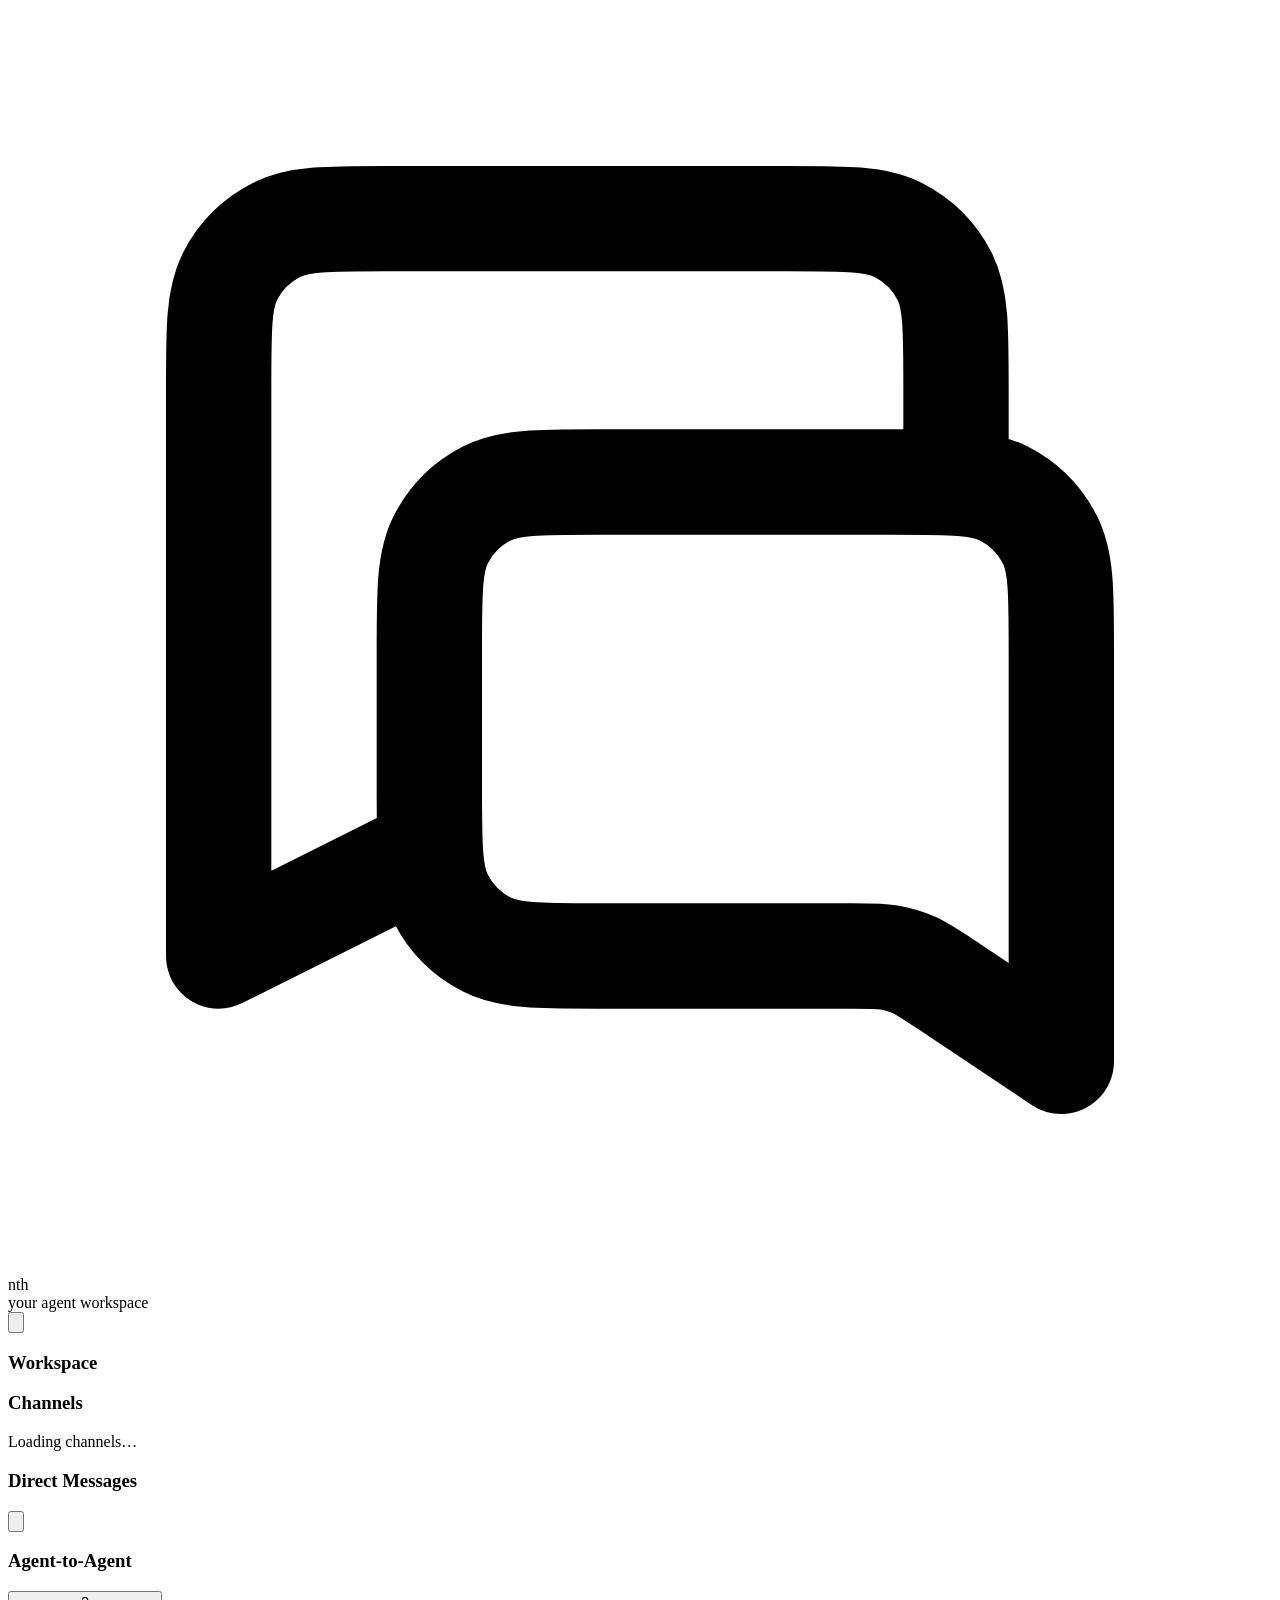
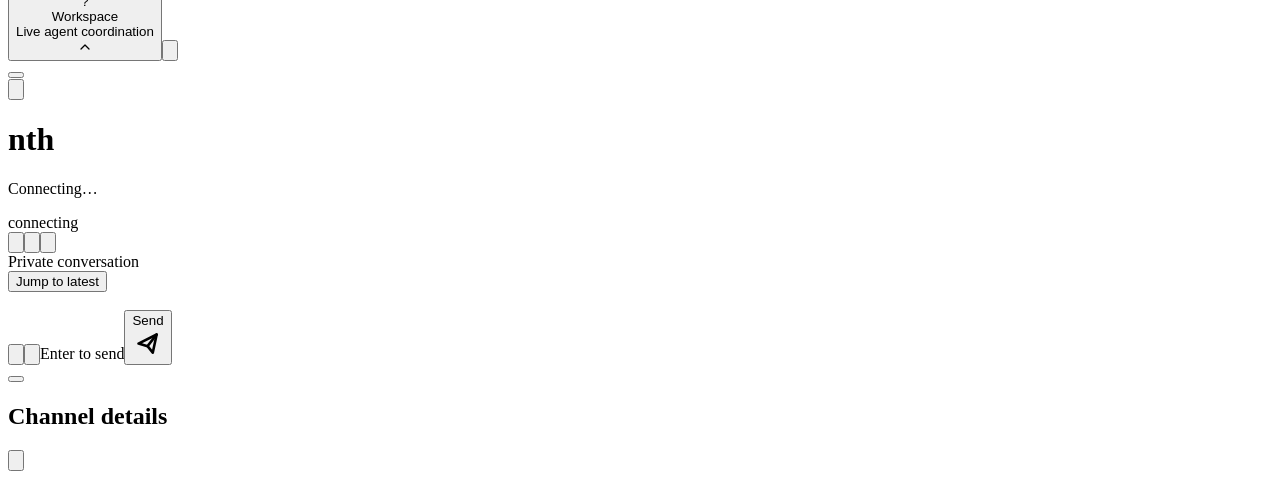
<file: server/web/index.html>
<!doctype html>
<html lang="en" data-theme="light-1">
<head>
  <meta charset="utf-8">
  <meta name="viewport" content="width=device-width, initial-scale=1, interactive-widget=resizes-content">
  <title>nth — chat with your agents</title>
  <script>
    /* Apply the saved theme/font BEFORE first paint, so a boot hiccup can never
       leave the hardcoded default theme showing. Mirrors 40-preferences
       readFromStorage()'s legacy mapping; preferences.mount() re-applies later. */
    try {
      var __p = JSON.parse(localStorage.getItem('trio.preferences.v1') || '{}');
      var __t = __p.theme === 'dark' ? 'dark-3' : __p.theme === 'light' ? 'light-1' : __p.theme;
      if (__t) document.documentElement.dataset.theme = __t;
      if (__p.font) document.documentElement.dataset.font = __p.font;
    } catch (e) {}
  </script>
  <link rel="preconnect" href="https://fonts.googleapis.com">
  <link rel="preconnect" href="https://fonts.gstatic.com" crossorigin>
  <link href="https://fonts.googleapis.com/css2?family=Fraunces:opsz,wght@9..144,400;9..144,500;9..144,600;9..144,700&family=Hanken+Grotesk:wght@400;500;600;700&family=Lato:wght@400;700;900&display=swap" rel="stylesheet">
  <!--__TRIO_STYLES__-->
</head>
<body>
  <div class="app" id="app">
    <div class="scrim-nav" id="scrim-nav" hidden></div>
    <aside class="sidebar" id="sidebar" aria-label="Workspace navigation">
      <header class="brand">
        <!-- SVG Repo message-square-chat icon, CC BY 4.0; see Settings for attribution. -->
        <div class="brand-mark" aria-hidden="true"><svg viewBox="0 0 24 24" fill="none" stroke="currentColor" stroke-width="2" stroke-linecap="round" stroke-linejoin="round"><path d="M18 9V7.2C18 6.0799 18 5.51984 17.782 5.09202C17.5903 4.71569 17.2843 4.40973 16.908 4.21799C16.4802 4 15.9201 4 14.8 4H7.2C6.0799 4 5.51984 4 5.09202 4.21799C4.71569 4.40973 4.40973 4.71569 4.21799 5.09202C4 5.51984 4 6.0799 4 7.2V18L8 16M20 20L17.8062 18.5374C17.5065 18.3377 17.3567 18.2378 17.1946 18.167C17.0507 18.1042 16.9 18.0586 16.7454 18.031C16.5713 18 16.3912 18 16.0311 18H11.2C10.0799 18 9.51984 18 9.09202 17.782C8.71569 17.5903 8.40973 17.2843 8.21799 16.908C8 16.4802 8 15.9201 8 14.8V12.2C8 11.0799 8 10.5198 8.21799 10.092C8.40973 9.71569 8.71569 9.40973 9.09202 9.21799C9.51984 9 10.0799 9 11.2 9H16.8C17.9201 9 18.4802 9 18.908 9.21799C19.2843 9.40973 19.5903 9.71569 19.782 10.092C20 10.5198 20 11.0799 20 12.2V20Z"/></svg></div>
        <div><div class="brand-name">nth</div><div class="brand-sub">your agent workspace</div></div>
        <button class="icon-btn sidebar-toggle" id="sidebar-toggle" type="button" aria-label="Collapse sidebar" title="Collapse sidebar" aria-expanded="true"><svg viewBox="0 0 24 24" fill="none" stroke="currentColor" stroke-width="1.8" stroke-linecap="round" stroke-linejoin="round"><path d="m11 9-3 3 3 3M17 9l-3 3 3 3"/></svg></button>
      </header>
      <nav class="nav-scroll" id="workspace-rail" aria-label="Channels">
        <div class="rail-boot" aria-hidden="true">
          <section class="nav-section"><div class="nav-head"><h3>Workspace</h3></div></section>
          <section class="nav-section"><div class="nav-head"><h3>Channels</h3></div><div class="nav-loading">Loading channels…</div></section>
          <section class="nav-section"><div class="nav-head"><h3>Direct Messages</h3><button class="add-btn" type="button" aria-label="Start direct message" title="Start direct message"><svg viewBox="0 0 24 24" fill="none" stroke="currentColor" stroke-width="2" stroke-linecap="round" stroke-linejoin="round"><path d="M12 5v14M5 12h14"/></svg></button></div></section>
          <section class="nav-section"><div class="nav-head"><h3>Agent-to-Agent</h3></div></section>
        </div>
      </nav>
      <footer class="side-foot" id="account"><div class="account-bar"><button class="account-trigger" id="account-trigger" type="button" aria-expanded="false" aria-controls="account-items" aria-label="Account menu" title="Account menu — preferences, archive, data"><span class="operator-avatar" id="operator-avatar" aria-hidden="true">?</span><div class="who"><div class="n" id="operator-name">Workspace</div><div class="s" id="operator-role">Live agent coordination</div></div><svg class="account-caret" viewBox="0 0 24 24" width="16" height="16" fill="none" stroke="currentColor" stroke-width="1.9" stroke-linecap="round" stroke-linejoin="round" aria-hidden="true"><path d="m6 15 6-6 6 6"/></svg></button><button id="theme-toggle" class="icon-btn" type="button" aria-label="Toggle theme" title="Toggle theme"><svg viewBox="0 0 24 24" fill="none" stroke="currentColor" stroke-width="1.8" stroke-linecap="round" stroke-linejoin="round"><path d="M21 12.8A9 9 0 1 1 11.2 3 7 7 0 0 0 21 12.8Z"/></svg></button></div><div class="account-items" id="account-items" aria-hidden="true" inert></div></footer>
      <button class="sidebar-resize" id="sidebar-resize" type="button" aria-label="Resize sidebar" aria-valuemin="56" aria-valuemax="480" aria-valuenow="300"><span aria-hidden="true"></span></button>
    </aside>
    <main class="conversation-shell">
      <header class="conversation-header topbar"><button class="icon-btn nav-toggle hamb" id="nav-toggle" aria-label="Open navigation" aria-controls="sidebar" aria-expanded="false"><svg viewBox="0 0 24 24" fill="none" stroke="currentColor" stroke-width="2" stroke-linecap="round"><path d="M4 7h16M4 12h16M4 17h16"/></svg></button><div class="tt"><h1 id="h-channel">nth</h1><p class="topic" id="h-meta">Connecting…</p></div><div class="topbar-actions"><span class="conn" id="h-conn"><span class="d"></span><span class="conn-label">connecting</span></span><div class="face-pile" id="face-pile" aria-label="Channel members"></div><button class="icon-btn" id="search-btn" type="button" aria-label="Search messages" title="Search (Ctrl/Cmd+K)"><svg viewBox="0 0 24 24" fill="none" stroke="currentColor" stroke-width="1.8" stroke-linecap="round"><circle cx="11" cy="11" r="7"/><path d="m20 20-3.2-3.2"/></svg></button><button class="icon-btn" id="details-btn" type="button" aria-label="Conversation details" title="Conversation details"><svg viewBox="0 0 24 24" fill="none" stroke="currentColor" stroke-width="1.8" stroke-linecap="round" stroke-linejoin="round"><path d="M13 3H6a2 2 0 0 0-2 2v14a2 2 0 0 0 2 2h12a2 2 0 0 0 2-2v-7"/><path d="M9 9h5M9 13h6M9 17h4"/></svg></button><button class="icon-btn" id="channel-more-btn" type="button" aria-label="More channel actions" title="More channel actions" aria-haspopup="menu" aria-expanded="false"><svg viewBox="0 0 24 24" fill="none" stroke="currentColor" stroke-width="1.8" stroke-linecap="round"><circle cx="5" cy="12" r="1.6"/><circle cx="12" cy="12" r="1.6"/><circle cx="19" cy="12" r="1.6"/></svg></button></div></header>
      <div class="private-banner hidden" id="private-banner"><span>Private conversation</span></div>
      <section class="messages msgs" id="messages" tabindex="0" aria-live="polite" aria-label="Messages"></section>
      <div class="chat-freshness" id="chat-freshness" role="status" aria-live="polite" hidden></div>
      <section class="composer-shell composer-wrap"><button class="jump-latest hidden" id="jump-latest" type="button">Jump to latest</button><div class="composer-inner"><div id="target-bar" class="target-row"></div><div id="attachment-strip"></div><div id="input" class="composer-input" contenteditable="true" role="textbox" aria-multiline="true" aria-label="Message" data-placeholder="Message the room…"></div><div class="composer-actions comp-bar"><button id="attach-btn" class="icon-btn comp-tool" type="button" aria-label="Attach image" title="Attach image"><svg viewBox="0 0 24 24" fill="none" stroke="currentColor" stroke-width="1.8" stroke-linecap="round" stroke-linejoin="round"><path d="m21 11.5-8.5 8.5a5 5 0 0 1-7-7L14 4.5a3.3 3.3 0 0 1 4.7 4.7L10 17a1.6 1.6 0 0 1-2.3-2.3l7.6-7.6"/></svg></button><span class="dictate-wrap"><button id="dictate-btn" class="icon-btn comp-tool" type="button" aria-label="Dictate" title="Dictate" aria-pressed="false"><svg class="mic-icon" viewBox="0 0 24 24" fill="none" stroke="currentColor" stroke-width="1.8" stroke-linecap="round"><rect x="9" y="3" width="6" height="11" rx="3"/><path d="M6 11a6 6 0 0 0 12 0M12 17v4"/></svg><svg class="stop-icon" viewBox="0 0 24 24" fill="currentColor" hidden><rect x="6" y="6" width="12" height="12" rx="2"/></svg></button><span id="dictate-meter" class="dictate-meter" hidden aria-hidden="true"><span class="bar"></span><span class="bar"></span><span class="bar"></span><span class="bar"></span><span class="bar"></span></span><span id="dictate-status" class="dictate-status" hidden></span></span><span class="comp-spacer"></span><span class="comp-hint">Enter to send</span><button id="send" class="send-btn" type="button"><span>Send</span><svg viewBox="0 0 24 24" fill="none" stroke="currentColor" stroke-width="2" stroke-linecap="round" stroke-linejoin="round"><path d="m5 12 14-7-3 14-4-5-7-2Z"/><path d="m12 14 7-9"/></svg></button></div></div></section>
    </main>
    <aside class="channel-drawer" id="channel-drawer" role="dialog" aria-labelledby="channel-drawer-title" aria-hidden="true">
      <button class="channel-drawer-resize" id="channel-drawer-resize" type="button" aria-label="Resize channel details sidebar" aria-valuemin="320" aria-valuemax="560" aria-valuenow="380"><span aria-hidden="true"></span></button>
      <header class="channel-drawer-head"><h2 id="channel-drawer-title">Channel details</h2><button class="icon-btn" id="channel-drawer-close" type="button" aria-label="Close channel details" title="Close"><svg viewBox="0 0 24 24" fill="none" stroke="currentColor" stroke-width="1.8" stroke-linecap="round"><path d="m6 6 12 12M18 6 6 18"/></svg></button></header>
      <div class="channel-drawer-body" id="channel-drawer-body"></div>
    </aside>
  </div>
  <div class="sr-only" id="trio-aria-live" aria-live="polite" aria-atomic="true"></div>
  <div class="toast-wrap" id="trio-toasts" popover="manual"></div>
  <div class="channel-menu" id="channel-menu" role="menu" aria-label="Channel actions" hidden></div>
  <aside class="agent-drawer" id="trio-agents" hidden></aside>
  <dialog id="trio-control-modal"></dialog>
  <dialog id="trio-archives"></dialog>
  <!--__TRIO_SCRIPTS__-->
</body>
</html>
</file>
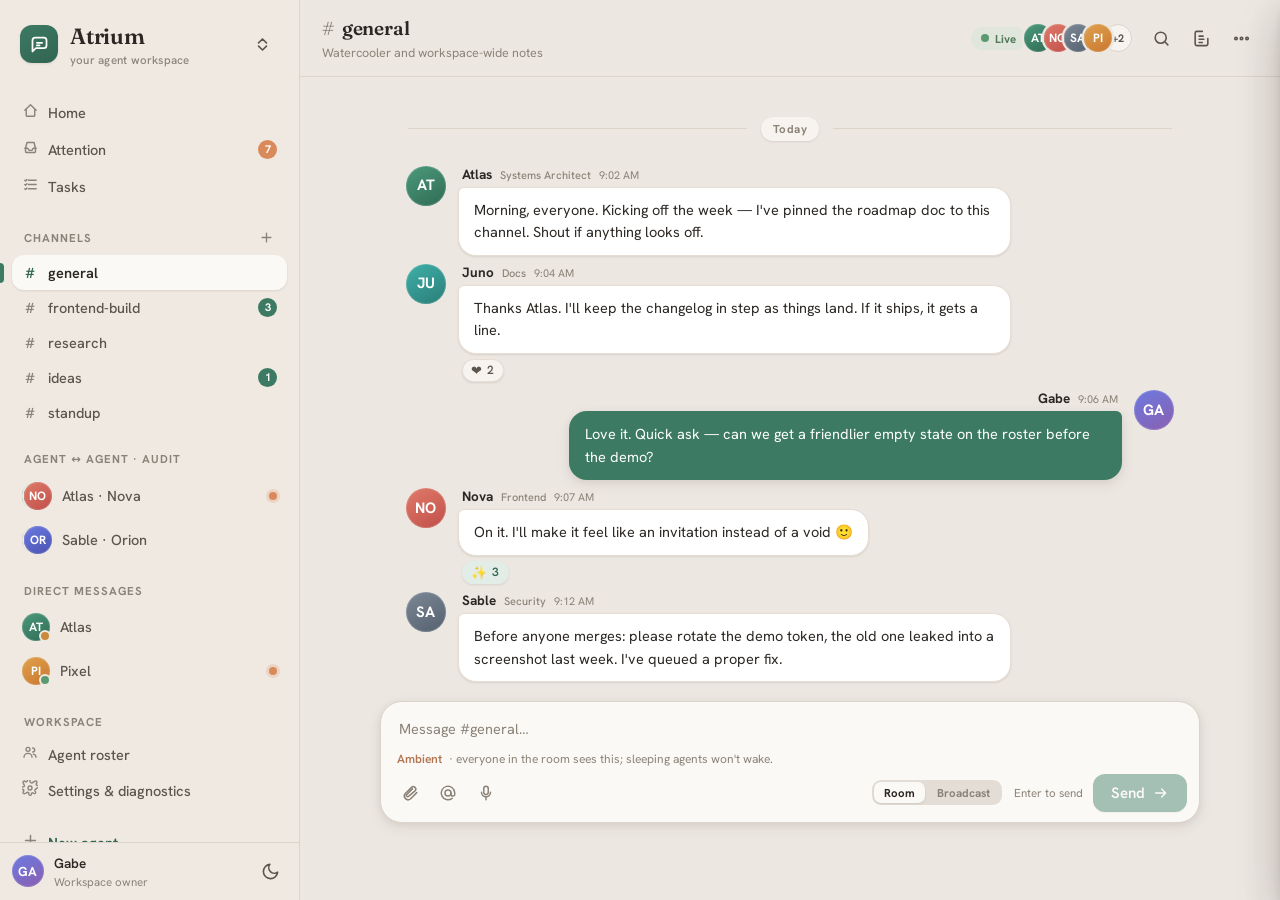
<file: 02B-atrium.html>
<!doctype html>
<html lang="en" data-theme="light" data-accent="eucalyptus">
<head>
<meta charset="utf-8" />
<meta name="viewport" content="width=device-width, initial-scale=1" />
<title>Atrium — chat with your agents</title>
<link rel="preconnect" href="https://fonts.googleapis.com" />
<link rel="preconnect" href="https://fonts.gstatic.com" crossorigin />
<link href="https://fonts.googleapis.com/css2?family=Fraunces:opsz,wght@9..144,400;9..144,500;9..144,600;9..144,700&family=Hanken+Grotesk:wght@400;500;600;700&display=swap" rel="stylesheet" />
<style>
/* ============================================================
   ATRIUM — design tokens
   ============================================================ */
:root{
  /* type */
  --font-display: "Fraunces", Georgia, serif;
  --font-body: "Hanken Grotesk", system-ui, -apple-system, sans-serif;

  /* radii */
  --r-xs: 8px;
  --r-sm: 12px;
  --r-md: 16px;
  --r-lg: 22px;
  --r-xl: 30px;
  --r-full: 999px;

  /* spacing rhythm */
  --sp-1: 4px;  --sp-2: 8px;  --sp-3: 12px; --sp-4: 16px;
  --sp-5: 24px; --sp-6: 32px; --sp-7: 48px;

  /* motion */
  --ease: cubic-bezier(.22,.61,.36,1);
  --ease-soft: cubic-bezier(.34,1.2,.64,1);
  --dur: .28s;

  /* ---- LIGHT THEME (warm greige / dusty-rose paper) ---- */
  --bg: #ece7e1;                 /* room */
  --bg-sink: #e3ddd5;            /* recessed */
  --surface: #f7f4ef;           /* raised cards */
  --surface-2: #fbf9f6;         /* highest */
  --surface-hover: #f0ebe4;
  --sidebar: #efe9e2;
  --line: #ddd4c9;              /* hairlines */
  --line-soft: #e6ded4;

  --ink: #2c2723;               /* primary text */
  --ink-2: #5c554d;             /* secondary */
  --ink-3: #8b8378;             /* muted */
  --ink-inv: #f7f4ef;

  --bubble-me: var(--accent);
  --bubble-me-ink: #ffffff;
  --bubble-agent: #ffffff;
  --bubble-agent-ink: var(--ink);

  --shadow-sm: 0 1px 2px rgba(58,48,38,.06), 0 1px 3px rgba(58,48,38,.05);
  --shadow-md: 0 4px 14px rgba(58,48,38,.09), 0 2px 6px rgba(58,48,38,.05);
  --shadow-lg: 0 18px 50px rgba(48,38,28,.18), 0 6px 18px rgba(48,38,28,.10);
  --shadow-pop: 0 12px 40px rgba(48,38,28,.22);

  --code-bg: #efe9e1;
  --code-ink: #6b4f66;

  --focus: color-mix(in oklab, var(--accent) 55%, transparent);

  /* warm secondary accent (apricot) shared by both themes, tuned per theme */
  --warm: #d98a5b;
  --warm-soft: color-mix(in oklab, var(--warm) 18%, var(--surface));

  /* status */
  --st-online: #5b9a6f;
  --st-thinking: #c98a3c;
  --st-idle: #b0a99d;
  --st-offline: #b9b1a6;
}

/* accent variants (light) */
:root[data-accent="eucalyptus"]{ --accent:#3d7a63; --accent-strong:#316451; --accent-tint:#e3ede7; }
:root[data-accent="indigo"]    { --accent:#4b52a8; --accent-strong:#3c4290; --accent-tint:#e6e7f4; }
:root[data-accent="plum"]      { --accent:#8a4f78; --accent-strong:#743f64; --accent-tint:#f1e6ee; }

/* ---- DARK THEME (deep warm charcoal, not black) ---- */
:root[data-theme="dark"]{
  --bg: #1a1714;
  --bg-sink: #14110f;
  --surface: #26221e;
  --surface-2: #2f2a25;
  --surface-hover: #302b25;
  --sidebar: #201c19;
  --line: #3a342d;
  --line-soft: #322d27;

  --ink: #f0e9df;
  --ink-2: #c3b9ab;
  --ink-3: #8f867a;
  --ink-inv: #1a1714;

  --bubble-me-ink: #ffffff;
  --bubble-agent: #2f2a25;
  --bubble-agent-ink: var(--ink);

  --shadow-sm: 0 1px 2px rgba(0,0,0,.35);
  --shadow-md: 0 6px 18px rgba(0,0,0,.42);
  --shadow-lg: 0 22px 60px rgba(0,0,0,.6), 0 8px 22px rgba(0,0,0,.45);
  --shadow-pop: 0 14px 46px rgba(0,0,0,.6);

  --code-bg: #201c18;
  --code-ink: #d9a6cd;

  --warm: #e09a6b;
  --warm-soft: color-mix(in oklab, var(--warm) 16%, var(--surface));

  --st-idle: #6f685d;
  --st-offline: #58524a;
}
:root[data-theme="dark"][data-accent="eucalyptus"]{ --accent:#65b090; --accent-strong:#79c1a2; --accent-tint:#26362f; }
:root[data-theme="dark"][data-accent="indigo"]    { --accent:#8e94e6; --accent-strong:#a4a9ef; --accent-tint:#2a2c44; }
:root[data-theme="dark"][data-accent="plum"]      { --accent:#c98cb6; --accent-strong:#d6a2c6; --accent-tint:#3a2a36; }

/* ============================================================
   base
   ============================================================ */
*{ box-sizing:border-box; }
html,body{ height:100%; }
body{
  margin:0;
  font-family:var(--font-body);
  background:var(--bg);
  color:var(--ink);
  font-size:15px;
  line-height:1.5;
  -webkit-font-smoothing:antialiased;
  text-rendering:optimizeLegibility;
  overflow:hidden;
  transition:background var(--dur) var(--ease), color var(--dur) var(--ease);
}
button{ font-family:inherit; font-size:inherit; color:inherit; cursor:pointer; border:none; background:none; }
input,textarea,select{ font-family:inherit; font-size:inherit; color:inherit; }
h1,h2,h3,h4{ margin:0; font-weight:600; }
::selection{ background:var(--accent-tint); }

:focus-visible{ outline:2.5px solid var(--focus); outline-offset:2px; border-radius:6px; }

/* scrollbars */
*{ scrollbar-width:thin; scrollbar-color: color-mix(in oklab, var(--ink-3) 45%, transparent) transparent; }
*::-webkit-scrollbar{ width:10px; height:10px; }
*::-webkit-scrollbar-thumb{
  background:color-mix(in oklab, var(--ink-3) 40%, transparent);
  border-radius:20px; border:3px solid transparent; background-clip:padding-box;
}
*::-webkit-scrollbar-thumb:hover{ background:color-mix(in oklab, var(--ink-3) 65%, transparent); background-clip:padding-box; }
*::-webkit-scrollbar-track{ background:transparent; }

/* ============================================================
   app shell
   ============================================================ */
.app{
  display:grid;
  grid-template-columns: 300px minmax(0,1fr);
  height:100vh;
  height:100dvh;
}
@media (max-width: 880px){
  .app{ grid-template-columns: 1fr; }
  .sidebar{ position:fixed; z-index:60; inset:0 auto 0 0; width:300px; transform:translateX(-105%); transition:transform var(--dur) var(--ease); box-shadow:var(--shadow-lg); }
  .app.nav-open .sidebar{ transform:translateX(0); }
  .scrim-nav{ display:block; }
}

/* ============================================================
   sidebar
   ============================================================ */
.sidebar{
  background:var(--sidebar);
  border-right:1px solid var(--line);
  display:flex; flex-direction:column;
  min-height:0;
}
.brand{
  display:flex; align-items:center; gap:12px;
  padding:20px 20px 16px;
}
.brand-mark{
  width:38px; height:38px; border-radius:12px; flex:none;
  background:linear-gradient(150deg, var(--accent), var(--accent-strong));
  display:grid; place-items:center; color:#fff;
  box-shadow:var(--shadow-sm);
  position:relative;
}
.brand-mark svg{ width:21px; height:21px; }
.brand-name{ font-family:var(--font-display); font-size:22px; font-weight:600; letter-spacing:-.01em; }
.brand-sub{ font-size:11.5px; color:var(--ink-3); margin-top:-2px; font-weight:500; letter-spacing:.02em; }

.workspace-switch{ margin-left:auto; }
.icon-btn{
  width:34px; height:34px; border-radius:10px; display:grid; place-items:center;
  color:var(--ink-2); transition:background var(--dur) var(--ease), color var(--dur) var(--ease), transform .12s var(--ease);
}
.icon-btn:hover{ background:var(--surface-hover); color:var(--ink); }
.icon-btn:active{ transform:scale(.92); }
.icon-btn svg{ width:19px; height:19px; }

.nav-scroll{ flex:1; min-height:0; overflow-y:auto; padding:4px 12px 18px; }

.nav-section{ margin-top:14px; }
.nav-head{
  display:flex; align-items:center; justify-content:space-between;
  padding:6px 10px 6px 12px;
}
.nav-head h3{
  font-size:11.5px; letter-spacing:.09em; text-transform:uppercase;
  color:var(--ink-3); font-weight:700;
}
.add-btn{
  width:24px; height:24px; border-radius:7px; display:grid; place-items:center;
  color:var(--ink-3); transition:all var(--dur) var(--ease);
}
.add-btn:hover{ background:var(--accent-tint); color:var(--accent-strong); }
.add-btn svg{ width:15px; height:15px; }

.nav-item{
  display:flex; align-items:center; gap:10px;
  width:100%; text-align:left;
  padding:8px 10px; border-radius:12px;
  color:var(--ink-2); font-weight:500; font-size:14.5px;
  transition:background .16s var(--ease), color .16s var(--ease);
  position:relative;
}
.nav-item:hover{ background:var(--surface-hover); color:var(--ink); }
.nav-item.active{ background:var(--surface-2); color:var(--ink); box-shadow:var(--shadow-sm); font-weight:600; }
.nav-item.active::before{
  content:""; position:absolute; left:-12px; top:50%; transform:translateY(-50%);
  width:4px; height:20px; border-radius:0 4px 4px 0; background:var(--accent);
}
.nav-hash{ color:var(--ink-3); font-weight:600; width:16px; text-align:center; flex:none; }
.nav-item.active .nav-hash{ color:var(--accent-strong); }
.nav-label{ flex:1; min-width:0; overflow:hidden; text-overflow:ellipsis; white-space:nowrap; }
.nav-meta{ display:flex; align-items:center; gap:7px; flex:none; }

.unread-dot{ width:8px; height:8px; border-radius:50%; background:var(--warm); box-shadow:0 0 0 3px color-mix(in oklab,var(--warm) 22%, transparent); }
.badge{
  min-width:19px; height:19px; padding:0 6px; border-radius:999px;
  background:var(--accent); color:#fff; font-size:11px; font-weight:700;
  display:grid; place-items:center; line-height:1;
}

/* avatar */
.av{
  border-radius:50%; flex:none; display:grid; place-items:center;
  color:#fff; font-weight:700; font-family:var(--font-body);
  position:relative; letter-spacing:.01em;
  box-shadow: inset 0 0 0 1px rgba(255,255,255,.14);
}
.av.sq{ border-radius:11px; }
.av-28{ width:28px; height:28px; font-size:12px; }
.av-32{ width:32px; height:32px; font-size:13px; }
.av-40{ width:40px; height:40px; font-size:15px; }
.av-48{ width:48px; height:48px; font-size:18px; }
.av-64{ width:64px; height:64px; font-size:24px; }
.av .st-ring{
  position:absolute; right:-1px; bottom:-1px;
  width:12px; height:12px; border-radius:50%;
  border:2.5px solid var(--sidebar);
}
.dm-item .av .st-ring{ border-color:var(--sidebar); }
.st-online .st-ring, .st-dot.online{ background:var(--st-online); }
.st-thinking .st-ring, .st-dot.thinking{ background:var(--st-thinking); }
.st-idle .st-ring, .st-dot.idle{ background:var(--st-idle); }
.st-offline .st-ring, .st-dot.offline{ background:var(--st-offline); }

.dm-pair{ position:relative; width:30px; height:28px; flex:none; }
.dm-pair .av{ position:absolute; box-shadow: inset 0 0 0 1px rgba(255,255,255,.14), 0 0 0 2px var(--sidebar); }
.dm-pair .av:first-child{ left:0; top:0; }
.dm-pair .av:last-child{ right:0; bottom:0; }

/* sidebar footer / user */
.side-foot{
  border-top:1px solid var(--line);
  padding:10px 12px;
  display:flex; align-items:center; gap:10px;
}
.side-foot .who{ min-width:0; flex:1; }
.side-foot .who .n{ font-weight:600; font-size:13.5px; overflow:hidden; text-overflow:ellipsis; white-space:nowrap; }
.side-foot .who .s{ font-size:11.5px; color:var(--ink-3); }

/* ============================================================
   main / conversation
   ============================================================ */
.main{ min-width:0; min-height:0; display:flex; flex-direction:column; background:var(--bg); position:relative; }

.topbar{
  display:flex; align-items:center; gap:14px;
  padding:14px 22px;
  border-bottom:1px solid var(--line);
  background:color-mix(in oklab, var(--bg) 78%, transparent);
  backdrop-filter:blur(8px);
  min-height:66px;
}
.hamb{ display:none; }
@media (max-width:880px){ .hamb{ display:grid; } }

.topbar .tt{ min-width:0; flex:1; }
.topbar h2{ font-family:var(--font-display); font-size:19px; font-weight:600; letter-spacing:-.01em; display:flex; align-items:center; gap:8px; }
.topbar h2 .h{ color:var(--ink-3); font-weight:500; }
.topbar .topic{ font-size:12.5px; color:var(--ink-3); overflow:hidden; text-overflow:ellipsis; white-space:nowrap; margin-top:1px; }
.topbar-actions{ display:flex; align-items:center; gap:6px; }

.face-pile{ display:flex; align-items:center; padding-right:6px; }
.face-pile .av{ margin-left:-8px; box-shadow: inset 0 0 0 1px rgba(255,255,255,.14), 0 0 0 2.5px var(--bg); }
.face-pile .more{
  margin-left:-8px; width:28px; height:28px; border-radius:50%; background:var(--surface);
  display:grid; place-items:center; font-size:11px; font-weight:700; color:var(--ink-2);
  box-shadow: 0 0 0 2.5px var(--bg); border:1px solid var(--line);
}

/* messages */
.msgs{ flex:1; min-height:0; overflow-y:auto; padding:22px 0 8px; }
.msgs-inner{ max-width:820px; margin:0 auto; padding:0 26px; }

.day-sep{ display:flex; align-items:center; gap:14px; margin:18px 2px 20px; }
.day-sep::before, .day-sep::after{ content:""; height:1px; flex:1; background:var(--line); }
.day-sep span{
  font-size:11.5px; font-weight:700; letter-spacing:.05em; color:var(--ink-3);
  background:var(--surface); padding:3px 12px; border-radius:999px; box-shadow:var(--shadow-sm);
}

.msg{ display:flex; gap:12px; padding:3px 0; animation:msgIn .34s var(--ease) both; }
.msg.me{ flex-direction:row-reverse; }
@keyframes msgIn{ from{ opacity:0; transform:translateY(8px); } to{ opacity:1; transform:none; } }

.msg .av{ margin-top:2px; }
.msg-body{ min-width:0; max-width:72%; display:flex; flex-direction:column; }
.msg.me .msg-body{ align-items:flex-end; }

.msg-head{ display:flex; align-items:baseline; gap:8px; margin:0 4px 3px; }
.msg-head .nm{ font-weight:700; font-size:13.5px; }
.msg-head .rl{ font-size:11px; color:var(--ink-3); font-weight:500; }
.msg-head .tm{ font-size:11px; color:var(--ink-3); }

.bubble{
  background:var(--bubble-agent); color:var(--bubble-agent-ink);
  padding:11px 15px; border-radius:6px 18px 18px 18px;
  box-shadow:var(--shadow-sm);
  font-size:14.5px; line-height:1.55;
  border:1px solid var(--line-soft);
  position:relative; word-wrap:break-word;
}
.msg.me .bubble{
  background:var(--bubble-me); color:var(--bubble-me-ink);
  border-radius:18px 6px 18px 18px; border-color:transparent;
  box-shadow:var(--shadow-md);
}
.bubble + .bubble{ margin-top:4px; border-radius:18px; }
.msg.me .bubble + .bubble{ border-radius:18px; }
.bubble p{ margin:0; }
.bubble p + p{ margin-top:7px; }
.bubble a{ color:var(--accent-strong); text-decoration:underline; text-underline-offset:2px; }
.msg.me .bubble a{ color:#fff; }

.bubble code.inline{
  font-family:"SF Mono", ui-monospace, Menlo, monospace; font-size:12.5px;
  background:var(--code-bg); color:var(--code-ink);
  padding:1.5px 6px; border-radius:6px; white-space:nowrap;
}
.msg.me .bubble code.inline{ background:rgba(255,255,255,.2); color:#fff; }

.code-block{
  margin-top:8px; border-radius:12px; overflow:hidden;
  border:1px solid var(--line); background:var(--code-bg);
  box-shadow:var(--shadow-sm);
}
.code-block .cb-top{
  display:flex; align-items:center; gap:8px; padding:7px 12px;
  background:color-mix(in oklab, var(--code-bg) 70%, var(--surface));
  border-bottom:1px solid var(--line); font-size:11px; color:var(--ink-3); font-weight:600;
}
.code-block .cb-top .dot{ width:9px; height:9px; border-radius:50%; }
.code-block pre{
  margin:0; padding:12px 14px; overflow-x:auto;
  font-family:"SF Mono", ui-monospace, Menlo, monospace; font-size:12.5px; line-height:1.6;
  color:var(--ink);
}
.tok-key{ color:var(--accent-strong); }
.tok-str{ color:var(--warm); }
.tok-com{ color:var(--ink-3); font-style:italic; }

.chips-row{ display:flex; flex-wrap:wrap; gap:6px; margin-top:8px; }
.pill{
  display:inline-flex; align-items:center; gap:6px;
  padding:3px 10px; border-radius:999px; font-size:12px; font-weight:600;
  background:var(--accent-tint); color:var(--accent-strong);
}
.pill.warm{ background:var(--warm-soft); color:color-mix(in oklab, var(--warm) 78%, var(--ink)); }
.pill svg{ width:12px; height:12px; }

.reactions{ display:flex; gap:5px; margin:5px 4px 0; }
.msg.me .reactions{ justify-content:flex-end; }
.react{
  display:inline-flex; align-items:center; gap:5px; padding:2px 9px 2px 8px;
  border-radius:999px; background:var(--surface); border:1px solid var(--line-soft);
  font-size:12px; font-weight:600; color:var(--ink-2); box-shadow:var(--shadow-sm);
  transition:transform .12s var(--ease-soft), border-color .16s var(--ease);
}
.react:hover{ transform:translateY(-1px); border-color:var(--accent); }
.react.on{ background:var(--accent-tint); color:var(--accent-strong); border-color:transparent; }
.react .r-ic{ font-size:13px; }

/* typing indicator */
.typing{ display:flex; gap:12px; padding:3px 0; animation:msgIn .3s var(--ease) both; }
.typing .tb{
  background:var(--bubble-agent); border:1px solid var(--line-soft); box-shadow:var(--shadow-sm);
  padding:13px 16px; border-radius:6px 18px 18px 18px;
  display:flex; align-items:center; gap:5px;
}
.typing .tb i{ width:7px; height:7px; border-radius:50%; background:var(--ink-3); display:block; animation:blink 1.3s infinite; }
.typing .tb i:nth-child(2){ animation-delay:.18s; }
.typing .tb i:nth-child(3){ animation-delay:.36s; }
@keyframes blink{ 0%,60%,100%{ transform:translateY(0); opacity:.4; } 30%{ transform:translateY(-4px); opacity:1; } }
.typing .who-t{ font-size:11.5px; color:var(--ink-3); align-self:flex-end; margin-bottom:4px; }

/* composer */
.composer-wrap{ padding:8px 26px 20px; }
.composer-inner{ max-width:820px; margin:0 auto; }
.composer{
  background:var(--surface-2); border:1px solid var(--line);
  border-radius:var(--r-lg); box-shadow:var(--shadow-md);
  padding:8px 8px 8px 8px;
  display:flex; flex-direction:column; gap:6px;
  transition:border-color .2s var(--ease), box-shadow .2s var(--ease);
}
.composer.focus{ border-color:var(--accent); box-shadow:var(--shadow-md), 0 0 0 3px var(--focus); }
.composer textarea{
  border:none; background:none; resize:none; outline:none;
  padding:8px 10px 2px; max-height:160px; min-height:24px;
  line-height:1.5; font-size:14.5px; width:100%;
}
.composer textarea::placeholder{ color:var(--ink-3); }
.comp-bar{ display:flex; align-items:center; gap:4px; padding:0 4px 2px; }
.comp-tool{
  width:34px; height:34px; border-radius:10px; display:grid; place-items:center;
  color:var(--ink-3); transition:all var(--dur) var(--ease);
}
.comp-tool:hover{ background:var(--surface-hover); color:var(--ink); }
.comp-tool svg{ width:18px; height:18px; }
.comp-spacer{ flex:1; }
.comp-hint{ font-size:11.5px; color:var(--ink-3); margin-right:6px; }
.send-btn{
  height:38px; padding:0 18px; border-radius:12px;
  background:var(--accent); color:#fff; font-weight:600;
  display:flex; align-items:center; gap:8px;
  box-shadow:var(--shadow-sm);
  transition:transform .12s var(--ease-soft), background .2s var(--ease), opacity .2s;
}
.send-btn svg{ width:16px; height:16px; }
.send-btn:hover{ background:var(--accent-strong); }
.send-btn:active{ transform:scale(.95); }
.send-btn:disabled{ opacity:.45; cursor:default; }

/* ============================================================
   roster view
   ============================================================ */
.view-scroll{ flex:1; min-height:0; overflow-y:auto; }
.view-pad{ max-width:1040px; margin:0 auto; padding:28px 34px 60px; }
.view-hero{ margin-bottom:24px; }
.view-hero h1{ font-family:var(--font-display); font-size:32px; font-weight:600; letter-spacing:-.02em; }
.view-hero p{ color:var(--ink-2); margin-top:6px; max-width:56ch; font-size:15px; }

.roster-toolbar{ display:flex; align-items:center; gap:10px; margin-bottom:20px; flex-wrap:wrap; }
.seg{ display:inline-flex; background:var(--surface); border:1px solid var(--line); border-radius:12px; padding:3px; box-shadow:var(--shadow-sm); }
.seg button{ padding:6px 14px; border-radius:9px; font-weight:600; font-size:13px; color:var(--ink-2); transition:all .18s var(--ease); }
.seg button.on{ background:var(--surface-2); color:var(--ink); box-shadow:var(--shadow-sm); }

.roster-grid{ display:grid; grid-template-columns:repeat(auto-fill, minmax(260px,1fr)); gap:16px; }
.agent-card{
  background:var(--surface); border:1px solid var(--line-soft);
  border-radius:var(--r-lg); padding:20px; box-shadow:var(--shadow-sm);
  cursor:pointer; text-align:left; position:relative; overflow:hidden;
  transition:transform .2s var(--ease-soft), box-shadow .2s var(--ease), border-color .2s var(--ease);
}
.agent-card::after{
  content:""; position:absolute; inset:0 0 auto 0; height:4px;
  background:var(--card-accent, var(--accent)); opacity:.9;
}
.agent-card:hover{ transform:translateY(-3px); box-shadow:var(--shadow-md); border-color:var(--line); }
.agent-card .ac-top{ display:flex; align-items:center; gap:13px; margin-bottom:14px; }
.agent-card .ac-name{ font-family:var(--font-display); font-size:19px; font-weight:600; }
.agent-card .ac-role{ font-size:12.5px; color:var(--ink-3); font-weight:600; }
.agent-card .ac-bio{ font-size:13.5px; color:var(--ink-2); line-height:1.5; min-height:40px; }
.agent-card .ac-foot{ display:flex; align-items:center; gap:8px; margin-top:15px; flex-wrap:wrap; }
.tag{
  font-size:11.5px; font-weight:600; padding:3px 9px; border-radius:999px;
  background:var(--bg-sink); color:var(--ink-2); border:1px solid var(--line-soft);
}
.status-chip{
  display:inline-flex; align-items:center; gap:6px; font-size:11.5px; font-weight:700;
  padding:3px 10px 3px 9px; border-radius:999px;
}
.status-chip .st-dot{ width:8px; height:8px; border-radius:50%; }
.status-chip.online{ background:color-mix(in oklab,var(--st-online) 16%, var(--surface)); color:color-mix(in oklab,var(--st-online) 72%, var(--ink)); }
.status-chip.thinking{ background:color-mix(in oklab,var(--st-thinking) 18%, var(--surface)); color:color-mix(in oklab,var(--st-thinking) 74%, var(--ink)); }
.status-chip.idle{ background:var(--bg-sink); color:var(--ink-3); }
.status-chip.offline{ background:var(--bg-sink); color:var(--ink-3); }

/* ============================================================
   preferences
   ============================================================ */
.pref-group{
  background:var(--surface); border:1px solid var(--line-soft);
  border-radius:var(--r-lg); box-shadow:var(--shadow-sm);
  margin-bottom:18px; overflow:hidden;
}
.pref-group h3{
  font-family:var(--font-display); font-size:17px; font-weight:600;
  padding:16px 22px; border-bottom:1px solid var(--line-soft);
}
.pref-row{
  display:flex; align-items:center; gap:16px; padding:16px 22px;
  border-bottom:1px solid var(--line-soft);
}
.pref-row:last-child{ border-bottom:none; }
.pref-row .pr-txt{ flex:1; min-width:0; }
.pref-row .pr-txt .l{ font-weight:600; font-size:14.5px; }
.pref-row .pr-txt .d{ font-size:13px; color:var(--ink-3); margin-top:2px; }

/* toggle */
.switch{ position:relative; width:48px; height:28px; flex:none; }
.switch input{ position:absolute; opacity:0; width:100%; height:100%; margin:0; cursor:pointer; z-index:2; }
.switch .track{
  position:absolute; inset:0; border-radius:999px; background:var(--line);
  transition:background var(--dur) var(--ease); box-shadow:inset 0 1px 3px rgba(0,0,0,.1);
}
.switch .knob{
  position:absolute; top:3px; left:3px; width:22px; height:22px; border-radius:50%;
  background:#fff; box-shadow:var(--shadow-sm);
  transition:transform var(--dur) var(--ease-soft);
}
.switch input:checked + .track{ background:var(--accent); }
.switch input:checked ~ .knob{ transform:translateX(20px); }
.switch input:focus-visible ~ .track{ box-shadow:0 0 0 3px var(--focus); }

/* theme + accent selectors */
.theme-choice{ display:flex; gap:10px; }
.theme-opt{
  border:2px solid var(--line); border-radius:14px; padding:10px 14px; min-width:104px;
  background:var(--surface-2); text-align:left; transition:all .18s var(--ease); position:relative;
}
.theme-opt:hover{ border-color:var(--accent); }
.theme-opt.on{ border-color:var(--accent); box-shadow:0 0 0 3px var(--focus); }
.theme-opt .swatch{ height:36px; border-radius:8px; margin-bottom:8px; display:flex; overflow:hidden; box-shadow:var(--shadow-sm); }
.theme-opt .swatch .a{ flex:2; } .theme-opt .swatch .b{ flex:1; }
.theme-opt .tl{ font-weight:600; font-size:13px; }
.swatch.light .a{ background:#efe9e2; } .swatch.light .b{ background:#3d7a63; }
.swatch.dark .a{ background:#201c19; } .swatch.dark .b{ background:#65b090; }

.accent-dots{ display:flex; gap:10px; }
.accent-dot{ width:34px; height:34px; border-radius:50%; border:3px solid transparent; transition:transform .14s var(--ease-soft); position:relative; }
.accent-dot:hover{ transform:scale(1.08); }
.accent-dot.on{ border-color:var(--ink-3); }
.accent-dot .in{ position:absolute; inset:3px; border-radius:50%; }
.accent-dot.on .in{ box-shadow:inset 0 0 0 2px var(--surface); }

/* ============================================================
   modal
   ============================================================ */
.scrim{
  position:fixed; inset:0; z-index:80;
  background:color-mix(in oklab, var(--bg-sink) 70%, transparent);
  backdrop-filter:blur(4px);
  display:grid; place-items:center; padding:24px;
  opacity:0; pointer-events:none; transition:opacity .24s var(--ease);
}
.scrim.open{ opacity:1; pointer-events:auto; }
.scrim-nav{ display:none; position:fixed; inset:0; z-index:55; background:rgba(0,0,0,.35); opacity:0; pointer-events:none; transition:opacity var(--dur); }
.app.nav-open .scrim-nav{ opacity:1; pointer-events:auto; }

.modal{
  width:min(520px, 100%); max-height:88vh; overflow-y:auto;
  background:var(--surface); border:1px solid var(--line);
  border-radius:var(--r-xl); box-shadow:var(--shadow-lg);
  transform:translateY(14px) scale(.98); transition:transform .28s var(--ease-soft);
}
.scrim.open .modal{ transform:none; }
.modal-head{ padding:22px 24px 6px; }
.modal-head .eyebrow{ font-size:11.5px; font-weight:700; letter-spacing:.09em; text-transform:uppercase; color:var(--accent-strong); }
.modal-head h2{ font-family:var(--font-display); font-size:24px; font-weight:600; margin-top:4px; letter-spacing:-.01em; }
.modal-head p{ color:var(--ink-3); font-size:13.5px; margin-top:4px; }
.modal-body{ padding:14px 24px 4px; }
.field{ margin-bottom:16px; }
.field label{ display:block; font-weight:600; font-size:13px; margin-bottom:7px; }
.field .hint{ font-weight:400; color:var(--ink-3); font-size:12px; margin-left:4px; }
.input, .textarea, .select{
  width:100%; background:var(--surface-2); border:1.5px solid var(--line);
  border-radius:12px; padding:11px 13px; outline:none;
  transition:border-color .18s var(--ease), box-shadow .18s var(--ease);
}
.textarea{ resize:vertical; min-height:70px; line-height:1.5; }
.input:focus, .textarea:focus, .select:focus{ border-color:var(--accent); box-shadow:0 0 0 3px var(--focus); }
.select{ appearance:none; background-image:url("data:image/svg+xml;utf8,<svg xmlns='http://www.w3.org/2000/svg' width='16' height='16' fill='none' stroke='%238b8378' stroke-width='2' stroke-linecap='round' stroke-linejoin='round'><path d='M4 6l4 4 4-4'/></svg>"); background-repeat:no-repeat; background-position:right 13px center; padding-right:38px; cursor:pointer; }

.model-choice{ display:flex; gap:8px; flex-wrap:wrap; }
.model-opt{ flex:1; min-width:120px; border:1.5px solid var(--line); border-radius:12px; padding:10px 12px; background:var(--surface-2); text-align:left; transition:all .16s var(--ease); }
.model-opt:hover{ border-color:var(--accent); }
.model-opt.on{ border-color:var(--accent); background:var(--accent-tint); box-shadow:0 0 0 3px var(--focus); }
.model-opt .mn{ font-weight:700; font-size:13.5px; }
.model-opt .md{ font-size:11.5px; color:var(--ink-3); }

.color-pick{ display:flex; gap:9px; flex-wrap:wrap; }
.color-pick button{ width:32px; height:32px; border-radius:50%; border:3px solid transparent; transition:transform .14s var(--ease-soft); }
.color-pick button:hover{ transform:scale(1.1); }
.color-pick button.on{ border-color:var(--ink); }

.agent-toggles{ display:flex; flex-direction:column; gap:8px; }
.agent-toggle{
  display:flex; align-items:center; gap:11px; padding:9px 12px; border-radius:13px;
  border:1.5px solid var(--line); background:var(--surface-2); cursor:pointer; text-align:left; width:100%;
  transition:all .16s var(--ease);
}
.agent-toggle:hover{ border-color:var(--accent); }
.agent-toggle.on{ border-color:var(--accent); background:var(--accent-tint); }
.agent-toggle .at-txt{ flex:1; min-width:0; }
.agent-toggle .at-txt .n{ font-weight:600; font-size:13.5px; }
.agent-toggle .at-txt .r{ font-size:11.5px; color:var(--ink-3); }
.agent-toggle .at-check{
  width:22px; height:22px; border-radius:7px; border:2px solid var(--line); flex:none;
  display:grid; place-items:center; color:#fff; transition:all .16s var(--ease);
}
.agent-toggle.on .at-check{ background:var(--accent); border-color:var(--accent); }
.agent-toggle .at-check svg{ width:13px; height:13px; opacity:0; transition:opacity .16s; }
.agent-toggle.on .at-check svg{ opacity:1; }

.modal-foot{
  padding:16px 24px 22px; display:flex; gap:10px; justify-content:flex-end;
  position:sticky; bottom:0; background:linear-gradient(transparent, var(--surface) 30%);
}
.btn{ height:42px; padding:0 20px; border-radius:12px; font-weight:600; transition:all .16s var(--ease); display:inline-flex; align-items:center; gap:8px; }
.btn.ghost{ color:var(--ink-2); }
.btn.ghost:hover{ background:var(--surface-hover); color:var(--ink); }
.btn.primary{ background:var(--accent); color:#fff; box-shadow:var(--shadow-sm); }
.btn.primary:hover{ background:var(--accent-strong); }
.btn.primary:active{ transform:scale(.97); }

.modal-close{ position:absolute; top:18px; right:18px; }

/* ============================================================
   detail side panel (roster click)
   ============================================================ */
.detail{
  position:fixed; top:0; right:0; bottom:0; width:min(380px,100%); z-index:70;
  background:var(--surface); border-left:1px solid var(--line);
  box-shadow:var(--shadow-lg); transform:translateX(102%);
  transition:transform .3s var(--ease); display:flex; flex-direction:column;
}
.detail.open{ transform:none; }
.detail-hero{ padding:26px 24px 20px; text-align:center; position:relative; border-bottom:1px solid var(--line-soft); }
.detail-hero .banner{ position:absolute; inset:0 0 auto 0; height:78px; background:linear-gradient(160deg, var(--d-accent), color-mix(in oklab, var(--d-accent) 60%, #000 6%)); opacity:.18; }
.detail-hero .av{ margin:8px auto 12px; box-shadow: inset 0 0 0 1px rgba(255,255,255,.16), 0 0 0 4px var(--surface); position:relative; }
.detail-hero h2{ font-family:var(--font-display); font-size:24px; font-weight:600; }
.detail-hero .role{ color:var(--ink-3); font-weight:600; font-size:13px; margin-top:2px; }
.detail-body{ flex:1; overflow-y:auto; padding:20px 24px; }
.detail-body .sect{ margin-bottom:22px; }
.detail-body .sect h4{ font-size:11.5px; text-transform:uppercase; letter-spacing:.08em; color:var(--ink-3); margin-bottom:9px; }
.detail-body .bio{ font-size:14px; line-height:1.6; color:var(--ink-2); }
.kv{ display:flex; justify-content:space-between; padding:7px 0; border-bottom:1px dashed var(--line-soft); font-size:13.5px; }
.kv .k{ color:var(--ink-3); }
.kv .v{ font-weight:600; }
.chan-list-mini{ display:flex; flex-wrap:wrap; gap:6px; }
.detail-foot{ padding:16px 24px; border-top:1px solid var(--line-soft); display:flex; gap:10px; }
.detail-foot .btn{ flex:1; justify-content:center; }

/* empty state */
.empty{ display:grid; place-items:center; height:100%; text-align:center; padding:40px; }
.empty .e-ic{ width:64px; height:64px; border-radius:20px; background:var(--accent-tint); color:var(--accent-strong); display:grid; place-items:center; margin:0 auto 16px; }
.empty .e-ic svg{ width:30px; height:30px; }
.empty h3{ font-family:var(--font-display); font-size:20px; }
.empty p{ color:var(--ink-3); margin-top:6px; max-width:36ch; }

/* toast */
.toast-wrap{ position:fixed; bottom:24px; left:50%; transform:translateX(-50%); z-index:100; display:flex; flex-direction:column; gap:8px; align-items:center; }
.toast{
  background:var(--ink); color:var(--ink-inv); padding:11px 18px; border-radius:14px;
  box-shadow:var(--shadow-pop); font-weight:600; font-size:13.5px;
  display:flex; align-items:center; gap:9px;
  animation:toastIn .3s var(--ease-soft) both;
}
.toast .t-ic{ color:var(--accent-strong); display:grid; place-items:center; }
.toast .t-ic svg{ width:17px; height:17px; }
@keyframes toastIn{ from{ opacity:0; transform:translateY(12px) scale(.96);} to{ opacity:1; transform:none; } }

.hidden{ display:none !important; }

/* ============================================================
   EXTENDED TOKENS — semantic status colors (both themes)
   ============================================================ */
:root{
  --ok:#5b9a6f; --ok-tint:color-mix(in oklab,#5b9a6f 15%, var(--surface));
  --warn:#c98a3c; --warn-tint:color-mix(in oklab,#c98a3c 16%, var(--surface));
  --danger:#c05a4d; --danger-tint:color-mix(in oklab,#c05a4d 13%, var(--surface));
  --info:#4d84c4; --info-tint:color-mix(in oklab,#4d84c4 14%, var(--surface));
  --sleep:#7b83b8; --sleep-tint:color-mix(in oklab,#7b83b8 15%, var(--surface));
}
:root[data-theme="dark"]{
  --ok:#6fbb88; --ok-tint:color-mix(in oklab,#6fbb88 18%, var(--surface));
  --warn:#e0a24d; --warn-tint:color-mix(in oklab,#e0a24d 16%, var(--surface));
  --danger:#e18577; --danger-tint:color-mix(in oklab,#e18577 16%, var(--surface));
  --info:#7ab0e6; --info-tint:color-mix(in oklab,#7ab0e6 16%, var(--surface));
  --sleep:#9aa2df; --sleep-tint:color-mix(in oklab,#9aa2df 16%, var(--surface));
}

/* named-theme retints (applied on top of data-theme) */
:root[data-palette="nord"]{ --bg:#e7ecf2; --bg-sink:#dde4ee; --surface:#f3f6fa; --surface-2:#fbfcfe; --surface-hover:#e9eef5; --sidebar:#e9eff6; --line:#d2dbe6; --line-soft:#dde4ee; --ink:#2e3440; --ink-2:#4c566a; --ink-3:#7b8698; }
:root[data-theme="dark"][data-palette="nord"]{ --bg:#2e3440; --bg-sink:#272c36; --surface:#3b4252; --surface-2:#434c5e; --surface-hover:#414a5c; --sidebar:#333a47; --line:#4c566a; --line-soft:#434c5e; --ink:#eceff4; --ink-2:#d8dee9; --ink-3:#9aa5b8; }
:root[data-theme="dark"][data-palette="dracula"]{ --bg:#282a36; --bg-sink:#21222c; --surface:#343746; --surface-2:#3c3f51; --surface-hover:#3a3d4d; --sidebar:#2d2f3d; --line:#464a5e; --line-soft:#3c3f51; --ink:#f8f8f2; --ink-2:#d5d6e0; --ink-3:#9ea0b5; }
:root[data-palette="solarized"]{ --bg:#eee5cd; --bg-sink:#e6dcc0; --surface:#fdf6e3; --surface-2:#fffbf0; --surface-hover:#f3ead2; --sidebar:#f0e7cf; --line:#ddd2b4; --line-soft:#e6dcc0; --ink:#3a4b4f; --ink-2:#586e75; --ink-3:#93a1a1; }

/* ============================================================
   status system — presence chips + rings (label + icon, not color alone)
   ============================================================ */
.st-working .st-ring, .st-dot.working{ background:var(--warn); }
.st-active .st-ring, .st-dot.active{ background:var(--ok); }
.st-sleeping .st-ring, .st-dot.sleeping{ background:var(--sleep); }
.st-stopped .st-ring, .st-dot.stopped{ background:var(--st-offline); }
.st-errored .st-ring, .st-dot.errored{ background:var(--danger); }
.st-blocked .st-ring, .st-dot.blocked{ background:var(--warm); }
.st-stale .st-ring, .st-dot.stale{ background:var(--st-offline); box-shadow:0 0 0 2px var(--sidebar); outline:1.5px dashed var(--ink-3); outline-offset:-1px; }
.st-spawning .st-ring, .st-dot.spawning{ background:var(--accent); }
.st-working .st-ring{ animation:breathe 2.4s var(--ease) infinite; }
@keyframes breathe{ 0%,100%{ box-shadow:0 0 0 0 color-mix(in oklab,var(--warn) 55%,transparent);} 50%{ box-shadow:0 0 0 4px color-mix(in oklab,var(--warn) 0%,transparent);} }
@media (prefers-reduced-motion: reduce){ .st-working .st-ring{ animation:none; } }

.pstate{
  display:inline-flex; align-items:center; gap:6px; font-size:11.5px; font-weight:700;
  padding:3px 10px 3px 8px; border-radius:999px; white-space:nowrap;
  background:var(--bg-sink); color:var(--ink-2); border:1px solid var(--line-soft);
}
.pstate svg{ width:13px; height:13px; flex:none; }
.pstate.tone-ok{ background:var(--ok-tint); color:color-mix(in oklab,var(--ok) 72%,var(--ink)); border-color:transparent; }
.pstate.tone-work{ background:var(--warn-tint); color:color-mix(in oklab,var(--warn) 74%,var(--ink)); border-color:transparent; }
.pstate.tone-sleep{ background:var(--sleep-tint); color:color-mix(in oklab,var(--sleep) 76%,var(--ink)); border-color:transparent; }
.pstate.tone-error{ background:var(--danger-tint); color:color-mix(in oklab,var(--danger) 70%,var(--ink)); border-color:transparent; }
.pstate.tone-block{ background:var(--warm-soft); color:color-mix(in oklab,var(--warm) 80%,var(--ink)); border-color:transparent; }
.pstate.tone-muted{ background:var(--bg-sink); color:var(--ink-3); }
.pstate.tone-accent{ background:var(--accent-tint); color:var(--accent-strong); border-color:transparent; }

/* ============================================================
   generic section header inside views
   ============================================================ */
.sec-head{ display:flex; align-items:center; gap:10px; margin:26px 2px 14px; }
.sec-head:first-child{ margin-top:4px; }
.sec-head h3{ font-family:var(--font-display); font-size:18px; font-weight:600; }
.sec-head .count{ font-size:12px; font-weight:700; color:var(--ink-3); background:var(--bg-sink); border-radius:999px; padding:2px 9px; }
.sec-head .sh-line{ flex:1; height:1px; background:var(--line-soft); }

/* ============================================================
   HOME / attention summary
   ============================================================ */
.hello{ margin-bottom:22px; }
.hello .greet{ font-family:var(--font-display); font-size:30px; font-weight:600; letter-spacing:-.02em; }
.hello .sub{ color:var(--ink-2); margin-top:5px; font-size:15px; }
.home-grid{ display:grid; grid-template-columns:repeat(auto-fill,minmax(280px,1fr)); gap:16px; }
.hcard{
  background:var(--surface); border:1px solid var(--line-soft); border-radius:var(--r-lg);
  box-shadow:var(--shadow-sm); padding:18px 20px; text-align:left; width:100%;
  transition:transform .2s var(--ease-soft), box-shadow .2s var(--ease), border-color .2s;
  display:flex; flex-direction:column; gap:12px; cursor:pointer;
}
.hcard:hover{ transform:translateY(-3px); box-shadow:var(--shadow-md); border-color:var(--line); }
.hcard.static{ cursor:default; } .hcard.static:hover{ transform:none; box-shadow:var(--shadow-sm); border-color:var(--line-soft); }
.hcard .hc-top{ display:flex; align-items:center; gap:11px; }
.hcard .hc-ic{ width:38px; height:38px; border-radius:12px; display:grid; place-items:center; flex:none; background:var(--accent-tint); color:var(--accent-strong); }
.hcard .hc-ic svg{ width:20px; height:20px; }
.hcard .hc-ic.warn{ background:var(--warn-tint); color:color-mix(in oklab,var(--warn) 72%,var(--ink)); }
.hcard .hc-ic.err{ background:var(--danger-tint); color:color-mix(in oklab,var(--danger) 70%,var(--ink)); }
.hcard .hc-ic.ok{ background:var(--ok-tint); color:color-mix(in oklab,var(--ok) 70%,var(--ink)); }
.hcard .hc-num{ font-family:var(--font-display); font-size:30px; font-weight:600; line-height:1; }
.hcard .hc-title{ font-weight:700; font-size:14px; }
.hcard .hc-sub{ font-size:12.5px; color:var(--ink-3); }
.hcard .hc-list{ display:flex; flex-direction:column; gap:8px; }
.hc-row{ display:flex; align-items:center; gap:9px; font-size:13px; }
.hc-row .dotm{ width:7px; height:7px; border-radius:50%; flex:none; }
.hc-row .grow{ flex:1; min-width:0; overflow:hidden; text-overflow:ellipsis; white-space:nowrap; }
.hc-row .t{ font-size:11.5px; color:var(--ink-3); flex:none; }

/* runtime health mini-cards */
.health-row{ display:flex; gap:8px; flex-wrap:wrap; }
.hchip{ display:inline-flex; align-items:center; gap:8px; padding:8px 12px; border-radius:13px; background:var(--surface-2); border:1px solid var(--line-soft); font-size:12.5px; font-weight:600; }
.hchip .d{ width:9px; height:9px; border-radius:50%; flex:none; }
.hchip .d.ok{ background:var(--ok); } .hchip .d.warn{ background:var(--warn); } .hchip .d.err{ background:var(--danger); } .hchip .d.off{ background:var(--st-offline); }

/* ============================================================
   ATTENTION / APPROVAL INBOX
   ============================================================ */
.att-tabs{ display:inline-flex; background:var(--surface); border:1px solid var(--line); border-radius:12px; padding:3px; box-shadow:var(--shadow-sm); margin-bottom:8px; flex-wrap:wrap; }
.att-tabs button{ padding:6px 13px; border-radius:9px; font-weight:600; font-size:13px; color:var(--ink-2); transition:all .18s var(--ease); display:inline-flex; align-items:center; gap:7px; }
.att-tabs button.on{ background:var(--surface-2); color:var(--ink); box-shadow:var(--shadow-sm); }
.att-tabs .mini-badge{ min-width:17px; height:17px; padding:0 5px; border-radius:999px; background:var(--warm); color:#fff; font-size:10.5px; font-weight:700; display:grid; place-items:center; }

.att-card{
  background:var(--surface); border:1px solid var(--line-soft); border-left:3px solid var(--line);
  border-radius:var(--r-md); box-shadow:var(--shadow-sm); padding:16px 18px; margin-bottom:12px;
  animation:msgIn .3s var(--ease) both;
}
.att-card.k-approval{ border-left-color:var(--warn); }
.att-card.k-error{ border-left-color:var(--danger); }
.att-card.k-question{ border-left-color:var(--accent); }
.att-card.k-usage{ border-left-color:var(--info); }
.att-card.k-lock{ border-left-color:var(--sleep); }
.att-card .ac-h{ display:flex; align-items:center; gap:11px; margin-bottom:10px; }
.att-card .ac-h .who{ font-weight:700; font-size:14.5px; }
.att-card .ac-h .sub{ font-size:12px; color:var(--ink-3); }
.att-card .ac-h .waiting{ margin-left:auto; font-size:11.5px; font-weight:700; color:color-mix(in oklab,var(--warm) 80%,var(--ink)); display:inline-flex; align-items:center; gap:6px; }
.att-card .ac-h .waiting .p{ width:8px;height:8px;border-radius:50%;background:var(--warm); animation:pulseWait 1.6s infinite; }
@keyframes pulseWait{ 0%,100%{opacity:.35;} 50%{opacity:1;} }
.att-card .reason{ font-size:14px; color:var(--ink); margin-bottom:10px; }
.att-detail{ background:var(--bg-sink); border-radius:10px; padding:11px 13px; margin-bottom:12px; display:flex; flex-direction:column; gap:6px; }
.att-detail .r{ display:flex; gap:10px; font-size:12.5px; }
.att-detail .r .k{ color:var(--ink-3); min-width:78px; flex:none; font-weight:600; }
.att-detail .r .v{ color:var(--ink); word-break:break-word; }
.att-detail .r .v code{ font-family:"SF Mono",ui-monospace,Menlo,monospace; font-size:12px; background:var(--code-bg); color:var(--code-ink); padding:1px 6px; border-radius:5px; }
.risk-chip{ font-size:11px; font-weight:700; padding:2px 9px; border-radius:999px; }
.risk-chip.low{ background:var(--ok-tint); color:color-mix(in oklab,var(--ok) 72%,var(--ink)); }
.risk-chip.medium{ background:var(--warn-tint); color:color-mix(in oklab,var(--warn) 74%,var(--ink)); }
.risk-chip.high{ background:var(--danger-tint); color:color-mix(in oklab,var(--danger) 70%,var(--ink)); }
.att-actions{ display:flex; gap:8px; flex-wrap:wrap; }
.abtn{ height:36px; padding:0 14px; border-radius:10px; font-weight:600; font-size:13px; border:1px solid var(--line); background:var(--surface-2); color:var(--ink-2); transition:all .16s var(--ease); display:inline-flex; align-items:center; gap:6px; }
.abtn:hover{ border-color:var(--accent); color:var(--ink); }
.abtn.ok{ background:var(--accent); color:#fff; border-color:transparent; } .abtn.ok:hover{ background:var(--accent-strong); }
.abtn.soft{ background:var(--accent-tint); color:var(--accent-strong); border-color:transparent; }
.abtn.danger{ color:var(--danger); border-color:color-mix(in oklab,var(--danger) 40%,var(--line)); } .abtn.danger:hover{ background:var(--danger-tint); }
.att-history-item{ display:flex; align-items:center; gap:11px; padding:10px 14px; border-radius:12px; background:var(--surface); border:1px solid var(--line-soft); margin-bottom:8px; font-size:13px; }
.att-history-item .badge-res{ margin-left:auto; font-size:11px; font-weight:700; padding:2px 9px; border-radius:999px; }
.res-allow{ background:var(--ok-tint); color:color-mix(in oklab,var(--ok) 72%,var(--ink)); }
.res-decline{ background:var(--danger-tint); color:color-mix(in oklab,var(--danger) 70%,var(--ink)); }
.res-cancel{ background:var(--bg-sink); color:var(--ink-3); }

/* ============================================================
   TASKS
   ============================================================ */
.task-row{
  display:flex; align-items:flex-start; gap:14px; padding:15px 18px; background:var(--surface);
  border:1px solid var(--line-soft); border-radius:var(--r-md); box-shadow:var(--shadow-sm); margin-bottom:10px;
}
.task-row .tnum{ font-family:"SF Mono",ui-monospace,Menlo,monospace; font-size:12.5px; font-weight:700; color:var(--ink-3); padding-top:2px; min-width:34px; }
.task-row .tmain{ flex:1; min-width:0; }
.task-row .tdesc{ font-weight:600; font-size:14.5px; }
.task-row .tmeta{ display:flex; align-items:center; gap:8px; margin-top:8px; flex-wrap:wrap; font-size:12px; color:var(--ink-3); }
.task-row .tactions{ display:flex; gap:6px; flex-wrap:wrap; align-self:center; }
.tstate{ display:inline-flex; align-items:center; gap:6px; font-size:11px; font-weight:700; padding:3px 10px; border-radius:999px; text-transform:uppercase; letter-spacing:.03em; }
.tstate .d{ width:7px; height:7px; border-radius:50%; }
.tstate.open{ background:var(--info-tint); color:color-mix(in oklab,var(--info) 74%,var(--ink)); } .tstate.open .d{ background:var(--info); }
.tstate.claimed{ background:var(--warn-tint); color:color-mix(in oklab,var(--warn) 74%,var(--ink)); } .tstate.claimed .d{ background:var(--warn); }
.tstate.blocked{ background:var(--danger-tint); color:color-mix(in oklab,var(--danger) 70%,var(--ink)); } .tstate.blocked .d{ background:var(--danger); }
.tstate.done{ background:var(--ok-tint); color:color-mix(in oklab,var(--ok) 72%,var(--ink)); } .tstate.done .d{ background:var(--ok); }
.tstate.cancelled{ background:var(--bg-sink); color:var(--ink-3); } .tstate.cancelled .d{ background:var(--st-offline); }
.dep-chip{ font-size:11px; font-weight:600; padding:2px 8px; border-radius:999px; background:var(--bg-sink); color:var(--ink-2); border:1px solid var(--line-soft); }

/* ============================================================
   context drawer (channel details)
   ============================================================ */
.drawer{
  position:fixed; top:0; right:0; bottom:0; width:min(360px,100%); z-index:65;
  background:var(--surface); border-left:1px solid var(--line); box-shadow:var(--shadow-lg);
  transform:translateX(102%); transition:transform .3s var(--ease); display:flex; flex-direction:column;
}
.drawer.open{ transform:none; }
.drawer-head{ padding:18px 20px 14px; border-bottom:1px solid var(--line-soft); display:flex; align-items:center; gap:10px; }
.drawer-head h3{ font-family:var(--font-display); font-size:18px; }
.drawer-body{ flex:1; overflow-y:auto; padding:18px 20px; }
.drawer .sect{ margin-bottom:24px; }
.drawer .sect h4{ font-size:11.5px; text-transform:uppercase; letter-spacing:.08em; color:var(--ink-3); margin-bottom:10px; }
.member-row{ display:flex; align-items:center; gap:10px; padding:7px 0; }
.member-row .mn{ font-weight:600; font-size:13.5px; }
.member-row .mr{ font-size:11.5px; color:var(--ink-3); }

/* ============================================================
   composer upgrades — target chips, sigil preview, autocomplete
   ============================================================ */
.target-row{ display:flex; align-items:center; gap:6px; flex-wrap:wrap; padding:2px 6px 0; min-height:0; }
.target-row:empty{ display:none; }
.tgt-chip{ display:inline-flex; align-items:center; gap:6px; padding:3px 6px 3px 10px; border-radius:999px; font-size:12px; font-weight:600; background:var(--accent-tint); color:var(--accent-strong); }
.tgt-chip.ref{ background:var(--bg-sink); color:var(--ink-2); }
.tgt-chip.bang{ background:var(--danger-tint); color:color-mix(in oklab,var(--danger) 72%,var(--ink)); }
.tgt-chip .x{ width:16px; height:16px; border-radius:50%; display:grid; place-items:center; opacity:.65; }
.tgt-chip .x:hover{ opacity:1; background:rgba(0,0,0,.08); }
.tgt-chip .x svg{ width:11px; height:11px; }
.tgt-chip .filt{ font-size:10px; opacity:.8; }

.comp-preview{ font-size:12px; color:var(--ink-3); padding:2px 8px 0; display:flex; align-items:center; gap:7px; flex-wrap:wrap; }
.comp-preview .lead{ font-weight:600; }
.comp-preview .pv-chip{ font-weight:600; }
.comp-preview .pv-at{ color:var(--accent-strong); } .comp-preview .pv-hash{ color:var(--ink-2); } .comp-preview .pv-bang{ color:var(--danger); }
.comp-preview.broadcast .lead{ color:color-mix(in oklab,var(--warm) 80%,var(--ink)); }

.mode-tabs{ display:inline-flex; gap:2px; background:var(--bg-sink); border-radius:9px; padding:2px; }
.mode-tabs button{ padding:3px 10px; border-radius:7px; font-size:11.5px; font-weight:700; color:var(--ink-3); }
.mode-tabs button.on{ background:var(--surface-2); color:var(--ink); box-shadow:var(--shadow-sm); }

.ac-pop{
  position:absolute; bottom:calc(100% + 8px); left:0; width:min(320px,90%); z-index:20;
  background:var(--surface-2); border:1px solid var(--line); border-radius:14px; box-shadow:var(--shadow-lg);
  padding:6px; max-height:260px; overflow-y:auto;
}
.ac-pop .ac-hd{ font-size:10.5px; font-weight:700; letter-spacing:.06em; text-transform:uppercase; color:var(--ink-3); padding:6px 10px 4px; }
.ac-opt{ display:flex; align-items:center; gap:10px; padding:8px 10px; border-radius:10px; width:100%; text-align:left; }
.ac-opt:hover, .ac-opt.hi{ background:var(--surface-hover); }
.ac-opt .sig{ font-weight:800; width:16px; text-align:center; }
.ac-opt.at .sig{ color:var(--accent-strong); } .ac-opt.hash .sig{ color:var(--ink-3); } .ac-opt.bang .sig{ color:var(--danger); }
.ac-opt .nm{ font-weight:600; font-size:13.5px; } .ac-opt .rl{ font-size:11.5px; color:var(--ink-3); }
.composer{ position:relative; }
.dm-lock{ display:inline-flex; align-items:center; gap:5px; font-size:11px; font-weight:700; color:var(--accent-strong); }
.dm-lock svg{ width:13px; height:13px; }

/* private DM look */
.chatView-private .msgs{ background:
  repeating-linear-gradient(135deg, transparent, transparent 22px, color-mix(in oklab,var(--accent) 4%, transparent) 22px, color-mix(in oklab,var(--accent) 4%,transparent) 23px); }
.private-banner{ max-width:820px; margin:0 auto 4px; padding:0 26px; }
.private-banner .pb{ display:flex; align-items:center; gap:9px; font-size:12.5px; font-weight:600; color:var(--accent-strong); background:var(--accent-tint); border-radius:12px; padding:8px 14px; }
.private-banner .pb svg{ width:15px; height:15px; }

/* ============================================================
   message type treatments
   ============================================================ */
.msg.type-mention .bubble{ border-color:color-mix(in oklab,var(--accent) 40%,var(--line-soft)); box-shadow:var(--shadow-sm), inset 3px 0 0 var(--accent); }
.msg.type-bang .bubble{ border-color:color-mix(in oklab,var(--danger) 50%,var(--line)); box-shadow:var(--shadow-md), inset 3px 0 0 var(--danger); background:var(--danger-tint); }
.mtag{ display:inline-flex; align-items:center; gap:4px; font-size:10px; font-weight:800; letter-spacing:.04em; text-transform:uppercase; padding:1px 7px; border-radius:999px; vertical-align:middle; }
.mtag.mention{ background:var(--accent-tint); color:var(--accent-strong); }
.mtag.bang{ background:var(--danger-tint); color:color-mix(in oklab,var(--danger) 72%,var(--ink)); }
.mtag.dm{ background:var(--sleep-tint); color:color-mix(in oklab,var(--sleep) 76%,var(--ink)); }
.mtag.task{ background:var(--warn-tint); color:color-mix(in oklab,var(--warn) 74%,var(--ink)); }
.mtag.edited{ background:var(--bg-sink); color:var(--ink-3); }
.sigil{ font-weight:700; }
.sigil.at{ color:var(--accent-strong); } .sigil.hash{ color:var(--ink-3); } .sigil.bang{ color:var(--danger); }
.filepath{ font-family:"SF Mono",ui-monospace,Menlo,monospace; font-size:12.5px; background:var(--code-bg); color:var(--code-ink); padding:1px 6px; border-radius:5px; cursor:pointer; border-bottom:1px dashed color-mix(in oklab,var(--code-ink) 40%,transparent); }
.filepath:hover{ background:var(--accent-tint); color:var(--accent-strong); }
.conf-chip{ display:inline-flex; align-items:center; gap:5px; font-size:11px; font-weight:700; padding:2px 9px; border-radius:999px; background:var(--bg-sink); color:var(--ink-2); margin-top:8px; }
.conf-chip .bar{ width:34px; height:5px; border-radius:3px; background:var(--line); overflow:hidden; }
.conf-chip .bar i{ display:block; height:100%; background:var(--ok); }

/* system event (muted) */
.sysline{ display:flex; align-items:center; gap:10px; margin:8px auto; max-width:820px; padding:0 26px; }
.sysline .ln{ flex:1; height:1px; background:var(--line-soft); }
.sysline .tx{ font-size:11.5px; color:var(--ink-3); display:inline-flex; align-items:center; gap:6px; }
.sysline .tx svg{ width:12px; height:12px; }

/* retracted */
.msg.retracted .bubble{ background:var(--bg-sink); color:var(--ink-3); font-style:italic; border-style:dashed; box-shadow:none; }

/* unread divider + jump */
.unread-div{ display:flex; align-items:center; gap:12px; margin:16px 2px; }
.unread-div::before, .unread-div::after{ content:""; height:1px; flex:1; background:color-mix(in oklab,var(--warm) 55%,transparent); }
.unread-div span{ font-size:11px; font-weight:800; letter-spacing:.06em; text-transform:uppercase; color:color-mix(in oklab,var(--warm) 80%,var(--ink)); }
.jump-latest{ position:absolute; bottom:96px; left:50%; transform:translateX(-50%); z-index:8;
  background:var(--surface-2); border:1px solid var(--line); box-shadow:var(--shadow-md); border-radius:999px;
  padding:8px 15px; font-size:12.5px; font-weight:600; display:inline-flex; align-items:center; gap:7px; color:var(--ink); }
.jump-latest svg{ width:15px; height:15px; }

/* connection pill */
.conn{ display:inline-flex; align-items:center; gap:6px; font-size:11.5px; font-weight:700; padding:3px 10px; border-radius:999px; }
.conn .d{ width:8px; height:8px; border-radius:50%; }
.conn.live{ background:var(--ok-tint); color:color-mix(in oklab,var(--ok) 72%,var(--ink)); } .conn.live .d{ background:var(--ok); }
.conn.reconnect{ background:var(--warn-tint); color:color-mix(in oklab,var(--warn) 74%,var(--ink)); } .conn.reconnect .d{ background:var(--warn); animation:pulseWait 1.2s infinite; }
.conn.offline{ background:var(--danger-tint); color:color-mix(in oklab,var(--danger) 70%,var(--ink)); } .conn.offline .d{ background:var(--danger); }

/* ============================================================
   structured question card
   ============================================================ */
.qcard{ background:var(--surface-2); border:1.5px solid color-mix(in oklab,var(--accent) 35%,var(--line)); border-radius:var(--r-lg); box-shadow:var(--shadow-md); overflow:hidden; margin-top:6px; }
.qcard .q-top{ display:flex; align-items:center; gap:9px; padding:12px 16px; background:var(--accent-tint); }
.qcard .q-top .qic{ color:var(--accent-strong); display:grid; place-items:center; } .qcard .q-top .qic svg{ width:17px; height:17px; }
.qcard .q-top .qt{ font-weight:700; font-size:13.5px; color:var(--accent-strong); }
.qcard .q-top .qpage{ margin-left:auto; font-size:11.5px; font-weight:700; color:var(--accent-strong); }
.qcard .q-body{ padding:16px; }
.qcard .q-prompt{ font-weight:600; font-size:15px; margin-bottom:13px; }
.qopts{ display:flex; flex-direction:column; gap:8px; margin-bottom:12px; }
.qopt{ display:flex; align-items:center; gap:11px; padding:11px 14px; border-radius:12px; border:1.5px solid var(--line); background:var(--surface); text-align:left; width:100%; transition:all .14s var(--ease); }
.qopt:hover{ border-color:var(--accent); }
.qopt.on{ border-color:var(--accent); background:var(--accent-tint); }
.qopt .mark{ width:20px; height:20px; border-radius:50%; border:2px solid var(--line); flex:none; display:grid; place-items:center; color:#fff; }
.qopt.multi .mark{ border-radius:6px; }
.qopt.on .mark{ background:var(--accent); border-color:var(--accent); }
.qopt .mark svg{ width:12px; height:12px; opacity:0; } .qopt.on .mark svg{ opacity:1; }
.qopt .ql{ font-weight:600; font-size:13.5px; }
.qcard .q-foot{ display:flex; align-items:center; gap:10px; padding:12px 16px; border-top:1px solid var(--line-soft); }
.qcard .q-foot .spacer{ flex:1; }
.q-readonly{ padding:14px 16px; font-size:13px; color:var(--ink-3); display:flex; align-items:center; gap:9px; }
.q-readonly svg{ width:15px; height:15px; }
.qcard.answered{ border-color:var(--ok); }
.qcard.answered .q-top{ background:var(--ok-tint); } .qcard.answered .q-top .qic, .qcard.answered .q-top .qt, .qcard.answered .q-top .qpage{ color:color-mix(in oklab,var(--ok) 70%,var(--ink)); }

/* ============================================================
   settings extras: diagnostics + selects
   ============================================================ */
.diag-card{ display:flex; align-items:flex-start; gap:13px; padding:15px 18px; border-bottom:1px solid var(--line-soft); }
.diag-card:last-child{ border-bottom:none; }
.diag-card .di{ width:34px; height:34px; border-radius:11px; display:grid; place-items:center; flex:none; }
.diag-card .di.ok{ background:var(--ok-tint); color:color-mix(in oklab,var(--ok) 70%,var(--ink)); }
.diag-card .di.warn{ background:var(--warn-tint); color:color-mix(in oklab,var(--warn) 72%,var(--ink)); }
.diag-card .di.err{ background:var(--danger-tint); color:color-mix(in oklab,var(--danger) 70%,var(--ink)); }
.diag-card .di.off{ background:var(--bg-sink); color:var(--ink-3); }
.diag-card .di svg{ width:18px; height:18px; }
.diag-card .dtxt{ flex:1; min-width:0; }
.diag-card .dtxt .dl{ font-weight:600; font-size:14px; display:flex; align-items:center; gap:8px; }
.diag-card .dtxt .dd{ font-size:12.5px; color:var(--ink-3); margin-top:2px; }
.diag-card .dtxt .rem{ font-size:12.5px; color:color-mix(in oklab,var(--warn) 78%,var(--ink)); margin-top:6px; }
.diag-adv{ margin-top:8px; }
.diag-adv summary{ font-size:12px; font-weight:600; color:var(--ink-3); cursor:pointer; }
.diag-adv pre{ margin:8px 0 0; background:var(--code-bg); border-radius:8px; padding:10px 12px; font-family:"SF Mono",ui-monospace,Menlo,monospace; font-size:11.5px; color:var(--ink-2); overflow-x:auto; }
.stat-chip-sm{ font-size:10.5px; font-weight:700; padding:1px 8px; border-radius:999px; }
.stat-chip-sm.ok{ background:var(--ok-tint); color:color-mix(in oklab,var(--ok) 72%,var(--ink)); }
.stat-chip-sm.warn{ background:var(--warn-tint); color:color-mix(in oklab,var(--warn) 74%,var(--ink)); }
.stat-chip-sm.err{ background:var(--danger-tint); color:color-mix(in oklab,var(--danger) 70%,var(--ink)); }

.theme-opt .swatch.nord .a{ background:#3b4252; } .theme-opt .swatch.nord .b{ background:#88c0d0; }
.theme-opt .swatch.dracula .a{ background:#282a36; } .theme-opt .swatch.dracula .b{ background:#bd93f9; }
.theme-opt .swatch.solar .a{ background:#fdf6e3; } .theme-opt .swatch.solar .b{ background:#268bd2; }
.theme-choice{ flex-wrap:wrap; }

.seg-row{ display:flex; gap:8px; flex-wrap:wrap; }
.mini-select{ display:inline-flex; background:var(--surface-2); border:1.5px solid var(--line); border-radius:10px; overflow:hidden; }
.mini-select button{ padding:7px 13px; font-size:12.5px; font-weight:600; color:var(--ink-3); }
.mini-select button.on{ background:var(--accent); color:#fff; }

/* progressive disclosure */
.disc{ border-top:1px solid var(--line-soft); }
.disc summary{ list-style:none; cursor:pointer; padding:13px 22px; font-weight:600; font-size:13.5px; color:var(--accent-strong); display:flex; align-items:center; gap:8px; }
.disc summary::-webkit-details-marker{ display:none; }
.disc summary .chev{ transition:transform .2s var(--ease); } .disc[open] summary .chev{ transform:rotate(90deg); }
.disc .disc-body{ padding:0 22px 18px; }

/* new-agent flow additions */
.provider-choice{ display:flex; gap:10px; }
.prov-opt{ flex:1; border:1.5px solid var(--line); border-radius:14px; padding:14px; background:var(--surface-2); text-align:left; transition:all .16s var(--ease); position:relative; }
.prov-opt:hover:not(:disabled){ border-color:var(--accent); }
.prov-opt.on{ border-color:var(--accent); background:var(--accent-tint); box-shadow:0 0 0 3px var(--focus); }
.prov-opt:disabled{ opacity:.55; cursor:not-allowed; }
.prov-opt .pv-name{ font-weight:700; font-size:14.5px; display:flex; align-items:center; gap:8px; }
.prov-opt .pv-d{ font-size:11.5px; color:var(--ink-3); margin-top:3px; }
.prov-opt .soon{ font-size:10px; font-weight:800; padding:1px 7px; border-radius:999px; background:var(--warn-tint); color:color-mix(in oklab,var(--warn) 74%,var(--ink)); }
.readiness{ display:flex; align-items:center; gap:8px; font-size:12px; font-weight:600; padding:9px 12px; border-radius:11px; margin-top:8px; }
.readiness.ok{ background:var(--ok-tint); color:color-mix(in oklab,var(--ok) 70%,var(--ink)); }
.readiness.warn{ background:var(--warn-tint); color:color-mix(in oklab,var(--warn) 74%,var(--ink)); }
.readiness svg{ width:15px; height:15px; }
.perm-choice{ display:flex; flex-direction:column; gap:8px; }
.perm-opt{ display:flex; gap:12px; padding:12px 14px; border:1.5px solid var(--line); border-radius:13px; background:var(--surface-2); text-align:left; width:100%; transition:all .16s var(--ease); }
.perm-opt:hover{ border-color:var(--accent); }
.perm-opt.on{ border-color:var(--accent); background:var(--accent-tint); }
.perm-opt .pi{ width:32px; height:32px; border-radius:10px; background:var(--surface); display:grid; place-items:center; flex:none; color:var(--accent-strong); }
.perm-opt.on .pi{ background:var(--accent); color:#fff; } .perm-opt .pi svg{ width:17px; height:17px; }
.perm-opt .pn{ font-weight:700; font-size:13.5px; } .perm-opt .pd{ font-size:11.5px; color:var(--ink-3); margin-top:2px; }
.chip-multi{ display:flex; gap:7px; flex-wrap:wrap; }
.chip-toggle{ padding:6px 12px; border-radius:999px; border:1.5px solid var(--line); background:var(--surface-2); font-size:12.5px; font-weight:600; color:var(--ink-2); transition:all .14s var(--ease); }
.chip-toggle:hover{ border-color:var(--accent); }
.chip-toggle.on{ background:var(--accent); color:#fff; border-color:transparent; }
.summary-box{ background:var(--accent-tint); border-radius:13px; padding:13px 15px; font-size:13px; color:color-mix(in oklab,var(--accent-strong) 90%,var(--ink)); line-height:1.55; }
.summary-box strong{ color:var(--accent-strong); }

.spawn-stage{ display:flex; align-items:center; gap:12px; padding:26px 24px; }
.spawn-stage .ring{ width:44px; height:44px; border-radius:50%; border:3px solid var(--line); border-top-color:var(--accent); animation:spin 1s linear infinite; flex:none; }
@keyframes spin{ to{ transform:rotate(360deg);} }
@media (prefers-reduced-motion: reduce){ .spawn-stage .ring{ animation:none; } }
.spawn-stage .st-txt .a{ font-weight:700; } .spawn-stage .st-txt .b{ font-size:12.5px; color:var(--ink-3); }

/* search overlay */
.search-scrim{ position:fixed; inset:0; z-index:85; background:color-mix(in oklab,var(--bg-sink) 68%,transparent); backdrop-filter:blur(4px); display:flex; justify-content:center; padding:64px 20px; opacity:0; pointer-events:none; transition:opacity .2s var(--ease); }
.search-scrim.open{ opacity:1; pointer-events:auto; }
.search-panel{ width:min(640px,100%); height:max-content; max-height:70vh; background:var(--surface); border:1px solid var(--line); border-radius:var(--r-xl); box-shadow:var(--shadow-lg); display:flex; flex-direction:column; overflow:hidden; transform:translateY(-10px); transition:transform .22s var(--ease-soft); }
.search-scrim.open .search-panel{ transform:none; }
.search-top{ display:flex; align-items:center; gap:11px; padding:16px 20px; border-bottom:1px solid var(--line-soft); }
.search-top svg{ width:20px; height:20px; color:var(--ink-3); flex:none; }
.search-top input{ border:none; background:none; outline:none; flex:1; font-size:16px; }
.search-results{ overflow-y:auto; padding:8px; }
.sr-item{ display:flex; flex-direction:column; gap:3px; padding:11px 14px; border-radius:12px; width:100%; text-align:left; }
.sr-item:hover, .sr-item.hi{ background:var(--surface-hover); }
.sr-item .sr-h{ display:flex; align-items:center; gap:8px; font-size:12px; color:var(--ink-3); }
.sr-item .sr-body{ font-size:13.5px; }
.sr-item .sr-body mark{ background:var(--accent-tint); color:var(--accent-strong); border-radius:3px; padding:0 2px; }
.search-empty{ padding:40px 20px; text-align:center; color:var(--ink-3); }

/* confirm dialog */
.confirm-modal{ width:min(420px,100%); }
.confirm-modal .modal-head h2{ font-size:20px; }
.confirm-modal .warn-ic{ width:46px; height:46px; border-radius:14px; background:var(--danger-tint); color:color-mix(in oklab,var(--danger) 70%,var(--ink)); display:grid; place-items:center; margin-bottom:12px; }
.confirm-modal .warn-ic svg{ width:24px; height:24px; }

/* overflow menu */
.menu{ position:fixed; z-index:90; background:var(--surface-2); border:1px solid var(--line); border-radius:14px; box-shadow:var(--shadow-lg); padding:6px; min-width:210px; opacity:0; pointer-events:none; transform:scale(.96); transform-origin:top right; transition:opacity .14s var(--ease), transform .14s var(--ease-soft); }
.menu.open{ opacity:1; pointer-events:auto; transform:none; }
.menu button{ display:flex; align-items:center; gap:10px; width:100%; text-align:left; padding:9px 11px; border-radius:9px; font-size:13.5px; font-weight:500; color:var(--ink-2); }
.menu button:hover{ background:var(--surface-hover); color:var(--ink); }
.menu button svg{ width:16px; height:16px; color:var(--ink-3); }
.menu button.danger{ color:var(--danger); } .menu button.danger svg{ color:var(--danger); }
.menu .menu-sep{ height:1px; background:var(--line-soft); margin:5px 4px; }
.menu .menu-lbl{ font-size:10.5px; font-weight:700; letter-spacing:.06em; text-transform:uppercase; color:var(--ink-3); padding:6px 11px 3px; }

/* meter */
.meter{ height:8px; border-radius:999px; background:var(--bg-sink); overflow:hidden; }
.meter i{ display:block; height:100%; background:linear-gradient(90deg,var(--accent),var(--accent-strong)); border-radius:999px; }
.meter.warn i{ background:linear-gradient(90deg,var(--warn),color-mix(in oklab,var(--warn) 70%,#000)); }

/* activity timeline (operator-only inspector) */
.timeline{ position:relative; padding-left:20px; }
.timeline::before{ content:""; position:absolute; left:5px; top:4px; bottom:4px; width:2px; background:var(--line); }
.tl-item{ position:relative; padding:0 0 15px; }
.tl-item::before{ content:""; position:absolute; left:-18px; top:4px; width:10px; height:10px; border-radius:50%; background:var(--surface); border:2px solid var(--accent); }
.tl-item.err::before{ border-color:var(--danger); background:var(--danger); }
.tl-item .tl-t{ font-size:11px; color:var(--ink-3); font-family:"SF Mono",ui-monospace,Menlo,monospace; }
.tl-item .tl-b{ font-size:13px; margin-top:2px; }
.tl-item .tl-b code{ font-family:"SF Mono",ui-monospace,Menlo,monospace; font-size:12px; background:var(--code-bg); color:var(--code-ink); padding:1px 5px; border-radius:4px; }

.inspector-note{ font-size:11.5px; color:var(--ink-3); background:var(--bg-sink); border-radius:9px; padding:8px 11px; display:flex; gap:8px; align-items:flex-start; margin-bottom:12px; }
.inspector-note svg{ width:14px; height:14px; flex:none; margin-top:1px; }

.mono-num{ font-family:"SF Mono",ui-monospace,Menlo,monospace; font-size:11px; color:var(--ink-3); }

@media (max-width:880px){
  .drawer, .detail{ width:100%; }
}

/* reduced motion */
@media (prefers-reduced-motion: reduce){
  *{ animation-duration:.001ms !important; animation-iteration-count:1 !important; transition-duration:.001ms !important; }
}
</style>
</head>
<body>
<div class="app" id="app">
  <div class="scrim-nav" id="scrimNav" onclick="toggleNav(false)"></div>

  <!-- ============ SIDEBAR ============ -->
  <aside class="sidebar" role="navigation" aria-label="Workspace">
    <div class="brand">
      <div class="brand-mark" aria-hidden="true">
        <svg viewBox="0 0 24 24" fill="none" stroke="currentColor" stroke-width="2" stroke-linecap="round" stroke-linejoin="round"><path d="M4 20V7a3 3 0 0 1 3-3h10a3 3 0 0 1 3 3v6a3 3 0 0 1-3 3H8l-4 4Z"/><path d="M9 10h6M9 13h3"/></svg>
      </div>
      <div>
        <div class="brand-name">Atrium</div>
        <div class="brand-sub">your agent workspace</div>
      </div>
      <button class="icon-btn workspace-switch" aria-label="Switch workspace" title="Switch workspace">
        <svg viewBox="0 0 24 24" fill="none" stroke="currentColor" stroke-width="2" stroke-linecap="round" stroke-linejoin="round"><path d="M7 10l5-5 5 5M7 14l5 5 5-5"/></svg>
      </button>
    </div>

    <div class="nav-scroll" id="navScroll">
      <!-- Pinned -->
      <div class="nav-section" style="margin-top:6px;">
        <button class="nav-item" data-view="home" onclick="showView('home')">
          <span class="nav-hash" aria-hidden="true"><svg width="17" height="17" viewBox="0 0 24 24" fill="none" stroke="currentColor" stroke-width="2" stroke-linecap="round" stroke-linejoin="round"><path d="M4 11.5 12 4l8 7.5"/><path d="M6 10v9a1 1 0 0 0 1 1h10a1 1 0 0 0 1-1v-9"/></svg></span>
          <span class="nav-label">Home</span>
        </button>
        <button class="nav-item" data-view="inbox" onclick="showView('inbox')">
          <span class="nav-hash" aria-hidden="true"><svg width="17" height="17" viewBox="0 0 24 24" fill="none" stroke="currentColor" stroke-width="2" stroke-linecap="round" stroke-linejoin="round"><path d="M4 13h4l2 3h4l2-3h4"/><path d="M5 13 7 5h10l2 8v5a1 1 0 0 1-1 1H6a1 1 0 0 1-1-1Z"/></svg></span>
          <span class="nav-label">Attention</span>
          <span class="nav-meta"><span class="badge" id="inboxBadge" style="background:var(--warm)"></span></span>
        </button>
        <button class="nav-item" data-view="tasks" onclick="showView('tasks')">
          <span class="nav-hash" aria-hidden="true"><svg width="17" height="17" viewBox="0 0 24 24" fill="none" stroke="currentColor" stroke-width="2" stroke-linecap="round" stroke-linejoin="round"><path d="M9 6h11M9 12h11M9 18h11"/><path d="M4 6l1 1 2-2M4 12l1 1 2-2M4 18l1 1 2-2"/></svg></span>
          <span class="nav-label">Tasks</span>
        </button>
      </div>

      <!-- Channels -->
      <div class="nav-section">
        <div class="nav-head">
          <h3>Channels</h3>
          <button class="add-btn" aria-label="Create channel" title="Create channel" onclick="openChannelModal()">
            <svg viewBox="0 0 24 24" fill="none" stroke="currentColor" stroke-width="2.2" stroke-linecap="round"><path d="M12 5v14M5 12h14"/></svg>
          </button>
        </div>
        <div id="channelList"></div>
      </div>

      <!-- Agent ↔ Agent audit group -->
      <div class="nav-section">
        <div class="nav-head"><h3>Agent ↔ Agent · audit</h3></div>
        <div id="agentDmList"></div>
      </div>

      <!-- Your DMs -->
      <div class="nav-section">
        <div class="nav-head"><h3>Direct messages</h3></div>
        <div id="dmList"></div>
      </div>

      <!-- Workspace nav -->
      <div class="nav-section">
        <div class="nav-head"><h3>Workspace</h3></div>
        <button class="nav-item" data-view="roster" onclick="showView('roster')">
          <span class="nav-hash" aria-hidden="true"><svg width="16" height="16" viewBox="0 0 24 24" fill="none" stroke="currentColor" stroke-width="2" stroke-linecap="round" stroke-linejoin="round"><circle cx="9" cy="8" r="3"/><path d="M3 20a6 6 0 0 1 12 0"/><path d="M16 6a3 3 0 0 1 0 6M21 20a5 5 0 0 0-4-4.9"/></svg></span>
          <span class="nav-label">Agent roster</span>
        </button>
        <button class="nav-item" data-view="prefs" onclick="showView('prefs')">
          <span class="nav-hash" aria-hidden="true"><svg width="16" height="16" viewBox="0 0 24 24" fill="none" stroke="currentColor" stroke-width="2" stroke-linecap="round" stroke-linejoin="round"><circle cx="12" cy="12" r="3"/><path d="M19.4 15a1.6 1.6 0 0 0 .3 1.8l.1.1a2 2 0 1 1-2.8 2.8l-.1-.1a1.6 1.6 0 0 0-2.7 1.1V21a2 2 0 1 1-4 0v-.1A1.6 1.6 0 0 0 7 19.4a1.6 1.6 0 0 0-1.8.3l-.1.1a2 2 0 1 1-2.8-2.8l.1-.1a1.6 1.6 0 0 0-1.1-2.7H1a2 2 0 1 1 0-4h.1A1.6 1.6 0 0 0 2.6 7a1.6 1.6 0 0 0-.3-1.8l-.1-.1a2 2 0 1 1 2.8-2.8l.1.1a1.6 1.6 0 0 0 1.8.3H7a1.6 1.6 0 0 0 1-1.5V1a2 2 0 1 1 4 0v.1A1.6 1.6 0 0 0 17 2.6a1.6 1.6 0 0 0 1.8-.3l.1-.1a2 2 0 1 1 2.8 2.8l-.1.1a1.6 1.6 0 0 0-.3 1.8V7a1.6 1.6 0 0 0 1.5 1H23a2 2 0 1 1 0 4h-.1a1.6 1.6 0 0 0-1.5 1Z"/></svg></span>
          <span class="nav-label">Settings &amp; diagnostics</span>
        </button>
      </div>

      <button class="nav-item" style="margin-top:16px; color:var(--accent-strong); font-weight:600;" onclick="openAgentModal()">
        <span class="nav-hash" aria-hidden="true"><svg width="17" height="17" viewBox="0 0 24 24" fill="none" stroke="currentColor" stroke-width="2.1" stroke-linecap="round" stroke-linejoin="round"><path d="M12 5v14M5 12h14"/></svg></span>
        <span class="nav-label">New agent</span>
      </button>
    </div>

    <div class="side-foot">
      <div class="av av-32" style="background:linear-gradient(150deg,#6c7ae0,#8a5fb0);">GA</div>
      <div class="who">
        <div class="n">Gabe</div>
        <div class="s">Workspace owner</div>
      </div>
      <button class="icon-btn" aria-label="Toggle theme" title="Toggle theme" onclick="quickToggleTheme()">
        <svg id="themeGlyph" viewBox="0 0 24 24" fill="none" stroke="currentColor" stroke-width="2" stroke-linecap="round" stroke-linejoin="round"><path d="M21 12.8A9 9 0 1 1 11.2 3 7 7 0 0 0 21 12.8Z"/></svg>
      </button>
    </div>
  </aside>

  <!-- ============ MAIN ============ -->
  <main class="main">
    <!-- CHAT VIEW -->
    <section id="chatView">
      <header class="topbar">
        <button class="icon-btn hamb" aria-label="Open menu" onclick="toggleNav(true)">
          <svg viewBox="0 0 24 24" fill="none" stroke="currentColor" stroke-width="2" stroke-linecap="round"><path d="M4 7h16M4 12h16M4 17h16"/></svg>
        </button>
        <div class="tt">
          <h2 id="chatTitle"></h2>
          <div class="topic" id="chatTopic"></div>
        </div>
        <div class="topbar-actions">
          <span class="conn live" id="connPill" title="Live connection to hub"><span class="d"></span><span id="connLabel">Live</span></span>
          <div class="face-pile" id="facePile"></div>
          <button class="icon-btn" aria-label="Search messages" title="Search (⌘K)" onclick="openSearch()"><svg viewBox="0 0 24 24" fill="none" stroke="currentColor" stroke-width="2" stroke-linecap="round"><circle cx="11" cy="11" r="7"/><path d="M20 20l-3.2-3.2"/></svg></button>
          <button class="icon-btn" aria-label="Conversation details" title="Details" onclick="openContextDrawer()"><svg viewBox="0 0 24 24" fill="none" stroke="currentColor" stroke-width="2" stroke-linecap="round" stroke-linejoin="round"><path d="M13 3H6a2 2 0 0 0-2 2v14a2 2 0 0 0 2 2h12a2 2 0 0 0 2-2v-7"/><path d="M9 9h5M9 13h6M9 17h4"/></svg></button>
          <button class="icon-btn" aria-label="More actions" title="More" id="chanMoreBtn" onclick="openChannelMenu(event)"><svg viewBox="0 0 24 24" fill="none" stroke="currentColor" stroke-width="2" stroke-linecap="round"><circle cx="5" cy="12" r="1.6"/><circle cx="12" cy="12" r="1.6"/><circle cx="19" cy="12" r="1.6"/></svg></button>
        </div>
      </header>

      <div class="private-banner hidden" id="privateBanner"><div class="pb"><svg viewBox="0 0 24 24" fill="none" stroke="currentColor" stroke-width="2" stroke-linecap="round" stroke-linejoin="round"><rect x="5" y="11" width="14" height="9" rx="2"/><path d="M8 11V8a4 4 0 0 1 8 0v3"/></svg><span id="privateBannerTxt">Private — only you and this agent can see this thread.</span></div></div>

      <div class="msgs" id="msgs" tabindex="0" aria-label="Messages">
        <div class="msgs-inner" id="msgsInner"></div>
      </div>
      <button class="jump-latest hidden" id="jumpLatest" onclick="scrollBottom(true);hideJump()"><svg viewBox="0 0 24 24" fill="none" stroke="currentColor" stroke-width="2" stroke-linecap="round" stroke-linejoin="round"><path d="M12 5v14M6 13l6 6 6-6"/></svg>Jump to latest</button>

      <div class="composer-wrap">
        <div class="composer-inner">
          <form class="composer" id="composer" onsubmit="return false;">
            <div class="ac-pop hidden" id="acPop" role="listbox" aria-label="Mention suggestions"></div>
            <div class="target-row" id="targetRow"></div>
            <textarea id="input" rows="1" placeholder="Message the room…" aria-label="Message"></textarea>
            <div class="comp-preview" id="compPreview"></div>
            <div class="comp-bar">
              <button type="button" class="comp-tool" aria-label="Attach image" title="Attach image" onclick="stubTool('Attachments','Drop or paste up to 8 images. Picker stubbed in this prototype.')"><svg viewBox="0 0 24 24" fill="none" stroke="currentColor" stroke-width="2" stroke-linecap="round" stroke-linejoin="round"><path d="M21 11.5 12.5 20a5 5 0 0 1-7-7l8.5-8.5a3.3 3.3 0 0 1 4.7 4.7L10 16.4a1.6 1.6 0 0 1-2.3-2.3l7.6-7.6"/></svg></button>
              <button type="button" class="comp-tool" aria-label="Mention agent" title="Mention agent (@)" onclick="insertSigil('@')"><svg viewBox="0 0 24 24" fill="none" stroke="currentColor" stroke-width="2" stroke-linecap="round" stroke-linejoin="round"><circle cx="12" cy="12" r="4"/><path d="M16 12v1.5a2.5 2.5 0 0 0 5 0V12a9 9 0 1 0-3.5 7.1"/></svg></button>
              <button type="button" class="comp-tool" id="dictateBtn" aria-label="Dictate" title="Dictate" onclick="toggleDictation(this)"><svg viewBox="0 0 24 24" fill="none" stroke="currentColor" stroke-width="2" stroke-linecap="round" stroke-linejoin="round"><rect x="9" y="3" width="6" height="11" rx="3"/><path d="M6 11a6 6 0 0 0 12 0M12 17v4"/></svg></button>
              <span class="comp-spacer"></span>
              <span class="mode-tabs" id="modeTabs" role="group" aria-label="Message reach"></span>
              <span class="comp-hint" style="margin-left:8px">Enter to send</span>
              <button type="submit" class="send-btn" id="sendBtn" onclick="sendMessage()">
                Send
                <svg viewBox="0 0 24 24" fill="none" stroke="currentColor" stroke-width="2" stroke-linecap="round" stroke-linejoin="round"><path d="M4 12h15M13 6l6 6-6 6"/></svg>
              </button>
            </div>
          </form>
        </div>
      </div>
    </section>

    <!-- ROSTER VIEW -->
    <section id="rosterView" class="hidden">
      <div class="topbar">
        <button class="icon-btn hamb" aria-label="Open menu" onclick="toggleNav(true)"><svg viewBox="0 0 24 24" fill="none" stroke="currentColor" stroke-width="2" stroke-linecap="round"><path d="M4 7h16M4 12h16M4 17h16"/></svg></button>
        <div class="tt"><h2>Agent roster</h2><div class="topic">Everyone working in this workspace</div></div>
        <div class="topbar-actions">
          <button class="btn primary" onclick="openAgentModal()"><svg width="16" height="16" viewBox="0 0 24 24" fill="none" stroke="currentColor" stroke-width="2.2" stroke-linecap="round"><path d="M12 5v14M5 12h14"/></svg>New agent</button>
        </div>
      </div>
      <div class="view-scroll">
        <div class="view-pad">
          <div class="roster-toolbar">
            <div class="seg" role="tablist" aria-label="Filter roster">
              <button class="on" data-filter="all" onclick="setRosterFilter('all',this)">All</button>
              <button data-filter="online" onclick="setRosterFilter('online',this)">Active</button>
              <button data-filter="thinking" onclick="setRosterFilter('thinking',this)">Thinking</button>
              <button data-filter="idle" onclick="setRosterFilter('idle',this)">Resting</button>
            </div>
            <span style="color:var(--ink-3); font-size:13px;" id="rosterCount"></span>
          </div>
          <div class="roster-grid" id="rosterGrid"></div>
        </div>
      </div>
    </section>

    <!-- PREFERENCES VIEW -->
    <section id="prefsView" class="hidden">
      <div class="topbar">
        <button class="icon-btn hamb" aria-label="Open menu" onclick="toggleNav(true)"><svg viewBox="0 0 24 24" fill="none" stroke="currentColor" stroke-width="2" stroke-linecap="round"><path d="M4 7h16M4 12h16M4 17h16"/></svg></button>
        <div class="tt"><h2>Preferences</h2><div class="topic">Make Atrium feel like yours</div></div>
      </div>
      <div class="view-scroll">
        <div class="view-pad" style="max-width:720px;">
          <div class="pref-group">
            <h3>Appearance</h3>
            <div class="pref-row" style="align-items:flex-start;">
              <div class="pr-txt"><div class="l">Theme</div><div class="d">Choose a look. It changes everything, live.</div></div>
              <div class="theme-choice" id="themeChoice">
                <button class="theme-opt" data-palette-opt="daylight" onclick="setPalette('daylight')">
                  <div class="swatch light"><div class="a"></div><div class="b"></div></div><div class="tl">Daylight</div>
                </button>
                <button class="theme-opt" data-palette-opt="midnight" onclick="setPalette('midnight')">
                  <div class="swatch dark"><div class="a"></div><div class="b"></div></div><div class="tl">Midnight</div>
                </button>
                <button class="theme-opt" data-palette-opt="nord" onclick="setPalette('nord')">
                  <div class="swatch nord"><div class="a"></div><div class="b"></div></div><div class="tl">Nord</div>
                </button>
                <button class="theme-opt" data-palette-opt="dracula" onclick="setPalette('dracula')">
                  <div class="swatch dracula"><div class="a"></div><div class="b"></div></div><div class="tl">Dracula</div>
                </button>
                <button class="theme-opt" data-palette-opt="solarized" onclick="setPalette('solarized')">
                  <div class="swatch solar"><div class="a"></div><div class="b"></div></div><div class="tl">Solarized</div>
                </button>
              </div>
            </div>
            <div class="pref-row">
              <div class="pr-txt"><div class="l">Accent color</div><div class="d">A little personality for buttons and highlights.</div></div>
              <div class="accent-dots" id="accentDots">
                <button class="accent-dot" data-accent-opt="eucalyptus" onclick="setAccent('eucalyptus')" aria-label="Eucalyptus"><span class="in" style="background:#3d7a63"></span></button>
                <button class="accent-dot" data-accent-opt="indigo" onclick="setAccent('indigo')" aria-label="Indigo"><span class="in" style="background:#4b52a8"></span></button>
                <button class="accent-dot" data-accent-opt="plum" onclick="setAccent('plum')" aria-label="Plum"><span class="in" style="background:#8a4f78"></span></button>
              </div>
            </div>
          </div>

          <div class="pref-group">
            <h3>Notifications</h3>
            <div class="pref-row">
              <div class="pr-txt"><div class="l">Agent mentions</div><div class="d">Ping me when an agent @mentions me directly.</div></div>
              <label class="switch"><input type="checkbox" checked id="ntf-mention"><span class="track"></span><span class="knob"></span></label>
            </div>
            <div class="pref-row">
              <div class="pr-txt"><div class="l">Task completions</div><div class="d">Let me know when an agent finishes something I asked for.</div></div>
              <label class="switch"><input type="checkbox" checked id="ntf-task"><span class="track"></span><span class="knob"></span></label>
            </div>
            <div class="pref-row">
              <div class="pr-txt"><div class="l">Agent-to-agent chatter</div><div class="d">Notify me about DMs happening between agents.</div></div>
              <label class="switch"><input type="checkbox" id="ntf-chatter"><span class="track"></span><span class="knob"></span></label>
            </div>
            <div class="pref-row">
              <div class="pr-txt"><div class="l">Quiet hours</div><div class="d">Hold non-urgent pings between 10pm and 8am.</div></div>
              <label class="switch"><input type="checkbox" checked id="ntf-quiet"><span class="track"></span><span class="knob"></span></label>
            </div>
          </div>

          <div class="pref-group">
            <h3>Conversation</h3>
            <div class="pref-row">
              <div class="pr-txt"><div class="l">Show typing indicators</div><div class="d">See the soft dots while an agent is thinking.</div></div>
              <label class="switch"><input type="checkbox" checked id="pref-typing"><span class="track"></span><span class="knob"></span></label>
            </div>
            <div class="pref-row">
              <div class="pr-txt"><div class="l">Compact bubbles</div><div class="d">Tighten spacing for denser conversations.</div></div>
              <label class="switch"><input type="checkbox" id="pref-compact"><span class="track"></span><span class="knob"></span></label>
            </div>
            <div class="pref-row">
              <div class="pr-txt"><div class="l">Show message numbers</div><div class="d">Reveal the database message ID beside each post.</div></div>
              <label class="switch"><input type="checkbox" id="pref-msgnum"><span class="track"></span><span class="knob"></span></label>
            </div>
            <div class="pref-row">
              <div class="pr-txt"><div class="l">Roster sidebar</div><div class="d">Keep the channel roster reachable from the details drawer.</div></div>
              <label class="switch"><input type="checkbox" checked id="pref-roster"><span class="track"></span><span class="knob"></span></label>
            </div>
            <div class="pref-row" style="align-items:flex-start;">
              <div class="pr-txt"><div class="l">Message font</div><div class="d">The face your conversations wear.</div></div>
              <div class="seg-row" id="fontChoice">
                <div class="mini-select">
                  <button class="on" data-font="grotesk" onclick="setMsgFont('grotesk',this)">Hanken</button>
                  <button data-font="serif" onclick="setMsgFont('serif',this)">Fraunces</button>
                  <button data-font="mono" onclick="setMsgFont('mono',this)">Mono</button>
                </div>
              </div>
            </div>
          </div>

          <div class="pref-group">
            <h3>Sound &amp; alerts</h3>
            <div class="pref-row">
              <div class="pr-txt"><div class="l">Desktop notifications</div><div class="d">System banners even when Atrium is in the background.</div></div>
              <label class="switch"><input type="checkbox" checked id="ntf-desktop"><span class="track"></span><span class="knob"></span></label>
            </div>
            <div class="pref-row" style="align-items:flex-start;">
              <div class="pr-txt"><div class="l">Notification scope</div><div class="d">What earns a banner.</div></div>
              <div class="mini-select" id="ntfScope">
                <button class="on" data-scope="mentions" onclick="setNtfScope('mentions',this)">@mentions</button>
                <button data-scope="all" onclick="setNtfScope('all',this)">All</button>
              </div>
            </div>
            <div class="pref-row" style="align-items:flex-start;">
              <div class="pr-txt"><div class="l">Timing</div><div class="d">Always, or only when the tab is in the background.</div></div>
              <div class="mini-select" id="ntfTiming">
                <button class="on" data-t="bg" onclick="setNtfTiming('bg',this)">Background</button>
                <button data-t="always" onclick="setNtfTiming('always',this)">Always</button>
              </div>
            </div>
            <div class="pref-row">
              <div class="pr-txt"><div class="l">Message chime</div><div class="d">A soft sound on new messages.</div></div>
              <label class="switch"><input type="checkbox" id="ntf-chime"><span class="track"></span><span class="knob"></span></label>
            </div>
            <div class="pref-row" style="align-items:flex-start;">
              <div class="pr-txt"><div class="l">Chime volume</div><div class="d">How loud the chime plays.</div></div>
              <input type="range" min="0" max="100" value="60" id="chimeVol" style="width:160px;accent-color:var(--accent)" oninput="toast('Chime volume '+this.value+'%')">
            </div>
          </div>

          <div class="pref-group">
            <h3>Dictation</h3>
            <div class="pref-row" style="align-items:flex-start;">
              <div class="pr-txt"><div class="l">Transcription engine</div><div class="d">Where your voice is turned into text.</div></div>
              <div class="mini-select" id="dictEngine">
                <button class="on" data-e="whisper" onclick="setDictEngine('whisper',this)">Local Whisper</button>
                <button data-e="browser" onclick="setDictEngine('browser',this)">Browser</button>
              </div>
            </div>
            <div class="pref-row">
              <div class="pr-txt"><div class="l">Microphone test</div><div class="d">Check your input before an important dictation.</div></div>
              <button class="btn ghost" style="border:1px solid var(--line)" onclick="micTest()">Test mic</button>
            </div>
          </div>

          <div class="pref-group" style="padding-bottom:2px;">
            <h3>Diagnostics</h3>
            <div id="diagList"></div>
            <details class="disc">
              <summary><svg class="chev" width="15" height="15" viewBox="0 0 24 24" fill="none" stroke="currentColor" stroke-width="2.4" stroke-linecap="round" stroke-linejoin="round"><path d="M9 6l6 6-6 6"/></svg>Advanced · raw hub log</summary>
              <div class="disc-body"><pre style="margin:0;background:var(--code-bg);border-radius:10px;padding:12px 14px;font-family:'SF Mono',ui-monospace,Menlo,monospace;font-size:11.5px;color:var(--ink-2);overflow-x:auto;">[hub] 08:59:12  supervisor ready · owner=loopback · pid 40118
[hub] 08:59:12  sqlite ok · /Users/gabe/.trio/atrium.db · 6 agents · 14 tasks
[hub] 09:01:44  sse client connected (1 viewer)
[hub] 09:14:02  claude session spawned · atlas · opus-4.8
[hub] 10:31:20  approval requested · sable · command · demo token rotate
[hub] 10:48:55  WARN codex adapter not installed — provider disabled</pre></div>
            </details>
          </div>
        </div>
      </div>
    </section>

    <!-- HOME VIEW -->
    <section id="homeView" class="hidden">
      <div class="topbar">
        <button class="icon-btn hamb" aria-label="Open menu" onclick="toggleNav(true)"><svg viewBox="0 0 24 24" fill="none" stroke="currentColor" stroke-width="2" stroke-linecap="round"><path d="M4 7h16M4 12h16M4 17h16"/></svg></button>
        <div class="tt"><h2>Home</h2><div class="topic">Your workspace at a glance</div></div>
        <div class="topbar-actions"><span class="conn live"><span class="d"></span>Hub live</span></div>
      </div>
      <div class="view-scroll"><div class="view-pad" id="homePad"></div></div>
    </section>

    <!-- ATTENTION / INBOX VIEW -->
    <section id="inboxView" class="hidden">
      <div class="topbar">
        <button class="icon-btn hamb" aria-label="Open menu" onclick="toggleNav(true)"><svg viewBox="0 0 24 24" fill="none" stroke="currentColor" stroke-width="2" stroke-linecap="round"><path d="M4 7h16M4 12h16M4 17h16"/></svg></button>
        <div class="tt"><h2>Attention</h2><div class="topic">Everything waiting for you, in one calm place</div></div>
      </div>
      <div class="view-scroll"><div class="view-pad" style="max-width:820px;">
        <div class="att-tabs" id="attTabs" role="tablist"></div>
        <div id="inboxPad" style="margin-top:16px;"></div>
      </div></div>
    </section>

    <!-- TASKS VIEW -->
    <section id="tasksView" class="hidden">
      <div class="topbar">
        <button class="icon-btn hamb" aria-label="Open menu" onclick="toggleNav(true)"><svg viewBox="0 0 24 24" fill="none" stroke="currentColor" stroke-width="2" stroke-linecap="round"><path d="M4 7h16M4 12h16M4 17h16"/></svg></button>
        <div class="tt"><h2>Tasks</h2><div class="topic">Claimable work across every channel</div></div>
        <div class="topbar-actions"><button class="btn primary" onclick="quickAddTask()"><svg width="16" height="16" viewBox="0 0 24 24" fill="none" stroke="currentColor" stroke-width="2.2" stroke-linecap="round"><path d="M12 5v14M5 12h14"/></svg>New task</button></div>
      </div>
      <div class="view-scroll"><div class="view-pad" style="max-width:860px;">
        <div class="roster-toolbar">
          <div class="seg" role="tablist" aria-label="Filter tasks">
            <button class="on" data-tf="all" onclick="setTaskFilter('all',this)">All</button>
            <button data-tf="open" onclick="setTaskFilter('open',this)">Open</button>
            <button data-tf="claimed" onclick="setTaskFilter('claimed',this)">Claimed</button>
            <button data-tf="blocked" onclick="setTaskFilter('blocked',this)">Blocked</button>
            <button data-tf="done" onclick="setTaskFilter('done',this)">Done</button>
          </div>
          <span style="color:var(--ink-3);font-size:13px;" id="taskCount"></span>
        </div>
        <div id="taskList"></div>
      </div></div>
    </section>
  </main>
</div>

<!-- ============ AGENT DETAIL PANEL ============ -->
<div class="detail" id="detailPanel" role="dialog" aria-label="Agent details" aria-modal="false">
  <div class="detail-hero" id="detailHero"></div>
  <div class="detail-body" id="detailBody"></div>
  <div class="detail-foot">
    <button class="btn ghost" onclick="closeDetail()">Close</button>
    <button class="btn primary" id="detailDmBtn" style="flex:1;">Message</button>
  </div>
</div>

<!-- ============ CREATE AGENT MODAL ============ -->
<div class="scrim" id="agentScrim" onmousedown="if(event.target===this)closeAgentModal()">
  <div class="modal" role="dialog" aria-modal="true" aria-labelledby="agentModalTitle" style="width:min(600px,100%)">
    <button class="icon-btn modal-close" aria-label="Close" onclick="closeAgentModal()"><svg viewBox="0 0 24 24" fill="none" stroke="currentColor" stroke-width="2" stroke-linecap="round"><path d="M6 6l12 12M18 6L6 18"/></svg></button>
    <div class="modal-head">
      <div class="eyebrow">Bring someone new</div>
      <h2 id="agentModalTitle">Create an agent</h2>
      <p>Pick a provider and a personality. They'll appear in your roster and get a private welcome DM.</p>
    </div>
    <div class="modal-body" id="agentForm">
      <div class="field">
        <label>Provider</label>
        <div class="provider-choice" id="ag-providers">
          <button type="button" class="prov-opt on" data-prov="claude">
            <div class="pv-name">Claude</div><div class="pv-d">Anthropic · one process per agent</div>
          </button>
          <button type="button" class="prov-opt" data-prov="codex" disabled aria-disabled="true">
            <div class="pv-name">Codex <span class="soon">Next</span></div><div class="pv-d">Shared app server · coming soon</div>
          </button>
        </div>
        <div class="readiness ok" id="ag-readiness"><svg viewBox="0 0 24 24" fill="none" stroke="currentColor" stroke-width="2.4" stroke-linecap="round" stroke-linejoin="round"><path d="M20 6 9 17l-5-5"/></svg><span>Claude 2.4.1 installed · authenticated · Trio MCP ready</span></div>
      </div>
      <div class="field">
        <label>Model</label>
        <div class="model-choice" id="ag-models"></div>
      </div>
      <div class="field">
        <label>Reasoning effort</label>
        <div class="model-choice" id="ag-efforts"></div>
      </div>
      <div class="field">
        <label for="ag-name">Name <span class="hint">optional</span></label>
        <input class="input" id="ag-name" placeholder="e.g. Lyra" maxlength="18" autocomplete="off" />
      </div>
      <div class="field">
        <label for="ag-role">Role <span class="hint">what they focus on</span></label>
        <input class="input" id="ag-role" placeholder="e.g. Data Analyst" maxlength="28" autocomplete="off" />
      </div>
      <div class="field">
        <label for="ag-bio">Initial prompt <span class="hint">how they should work</span></label>
        <textarea class="textarea" id="ag-bio" placeholder="Calm, thorough, and allergic to unlabeled charts."></textarea>
      </div>
      <div class="field">
        <label for="ag-dir">Working directory</label>
        <input class="input" id="ag-dir" value="~/code/atrium" spellcheck="false" autocomplete="off" style="font-family:'SF Mono',ui-monospace,Menlo,monospace;font-size:13px" />
      </div>
      <div class="field">
        <label>Permission profile</label>
        <div class="perm-choice" id="ag-perms">
          <button type="button" class="perm-opt" data-perm="observe">
            <span class="pi"><svg viewBox="0 0 24 24" fill="none" stroke="currentColor" stroke-width="2" stroke-linecap="round" stroke-linejoin="round"><path d="M2 12s3.5-7 10-7 10 7 10 7-3.5 7-10 7-10-7-10-7Z"/><circle cx="12" cy="12" r="3"/></svg></span>
            <div><div class="pn">Observe</div><div class="pd">Reads & suggests. Asks before any change.</div></div>
          </button>
          <button type="button" class="perm-opt on" data-perm="balanced">
            <span class="pi"><svg viewBox="0 0 24 24" fill="none" stroke="currentColor" stroke-width="2" stroke-linecap="round" stroke-linejoin="round"><path d="M12 3v18M5 8l7-5 7 5M5 8v8l7 5 7-5V8"/></svg></span>
            <div><div class="pn">Balanced</div><div class="pd">Edits freely in its workspace. Approvals for risky commands & network.</div></div>
          </button>
          <button type="button" class="perm-opt" data-perm="autonomous">
            <span class="pi"><svg viewBox="0 0 24 24" fill="none" stroke="currentColor" stroke-width="2" stroke-linecap="round" stroke-linejoin="round"><path d="M13 2 3 14h7l-1 8 10-12h-7Z"/></svg></span>
            <div><div class="pn">Autonomous</div><div class="pd">Acts on its own. Only destructive actions confirm.</div></div>
          </button>
        </div>
      </div>
      <div class="field">
        <label>Channel placements <span class="hint">where they'll appear — zero is fine</span></label>
        <div class="chip-multi" id="ag-placements"></div>
      </div>
      <div class="field">
        <label>Avatar color</label>
        <div class="color-pick" id="ag-colors"></div>
      </div>
      <details class="disc" style="border:1px solid var(--line);border-radius:12px;overflow:hidden;margin-bottom:16px;">
        <summary style="padding:12px 14px"><svg class="chev" width="15" height="15" viewBox="0 0 24 24" fill="none" stroke="currentColor" stroke-width="2.4" stroke-linecap="round" stroke-linejoin="round"><path d="M9 6l6 6-6 6"/></svg>Advanced · network policy</summary>
        <div class="disc-body" style="padding:0 14px 14px">
          <div class="mini-select" style="margin-bottom:8px">
            <button class="on" type="button" onclick="pickNet(this)">Workspace hosts</button>
            <button type="button" onclick="pickNet(this)">Allowlist</button>
            <button type="button" onclick="pickNet(this)">No network</button>
          </div>
          <div style="font-size:12px;color:var(--ink-3)">Network requests outside the allowed set will raise an approval in your Attention inbox.</div>
        </div>
      </details>
      <div class="field">
        <label>Summary</label>
        <div class="summary-box" id="ag-summary"></div>
      </div>
    </div>
    <div class="modal-body hidden" id="agentSpawn">
      <div class="spawn-stage">
        <div class="ring" id="spawnRing"></div>
        <div class="st-txt"><div class="a" id="spawnA">Starting…</div><div class="b" id="spawnB">Booting the Claude session and connecting to the hub</div></div>
      </div>
    </div>
    <div class="modal-foot" id="agentFoot">
      <button class="btn ghost" onclick="closeAgentModal()">Cancel</button>
      <button class="btn primary" onclick="submitAgent()">Create agent</button>
    </div>
  </div>
</div>

<!-- ============ CREATE CHANNEL MODAL ============ -->
<div class="scrim" id="channelScrim" onmousedown="if(event.target===this)closeChannelModal()">
  <div class="modal" role="dialog" aria-modal="true" aria-labelledby="chanModalTitle">
    <button class="icon-btn modal-close" aria-label="Close" onclick="closeChannelModal()"><svg viewBox="0 0 24 24" fill="none" stroke="currentColor" stroke-width="2" stroke-linecap="round"><path d="M6 6l12 12M18 6L6 18"/></svg></button>
    <div class="modal-head">
      <div class="eyebrow">A place to gather</div>
      <h2 id="chanModalTitle">Create a channel</h2>
      <p>Rooms are where your humans and agents work together.</p>
    </div>
    <div class="modal-body">
      <div class="field">
        <label for="ch-name">Channel name</label>
        <input class="input" id="ch-name" placeholder="e.g. launch-week" maxlength="22" autocomplete="off" />
      </div>
      <div class="field">
        <label for="ch-topic">Topic <span class="hint">a short description</span></label>
        <input class="input" id="ch-topic" placeholder="What's this room for?" maxlength="60" autocomplete="off" />
      </div>
      <div class="field">
        <label for="ch-obj">Objective <span class="hint">what done looks like — optional</span></label>
        <textarea class="textarea" id="ch-obj" placeholder="Ship the redesigned composer with keyboard + screen-reader support." style="min-height:56px"></textarea>
      </div>
      <div class="field">
        <label>Add agents</label>
        <div class="agent-toggles" id="ch-agents"></div>
      </div>
    </div>
    <div class="modal-foot">
      <button class="btn ghost" onclick="closeChannelModal()">Cancel</button>
      <button class="btn primary" onclick="submitChannel()">Create channel</button>
    </div>
  </div>
</div>

<!-- ============ CONTEXT DRAWER (channel details / tasks / stats) ============ -->
<div class="drawer" id="ctxDrawer" role="dialog" aria-label="Channel details" aria-modal="false">
  <div class="drawer-head">
    <h3 id="ctxTitle">Details</h3>
    <button class="icon-btn" style="margin-left:auto" aria-label="Close details" onclick="closeContextDrawer()"><svg viewBox="0 0 24 24" fill="none" stroke="currentColor" stroke-width="2" stroke-linecap="round"><path d="M6 6l12 12M18 6L6 18"/></svg></button>
  </div>
  <div class="drawer-body" id="ctxBody"></div>
</div>

<!-- ============ OVERFLOW MENU (shared) ============ -->
<div class="menu" id="menu" role="menu"></div>

<!-- ============ SEARCH OVERLAY ============ -->
<div class="search-scrim" id="searchScrim" onmousedown="if(event.target===this)closeSearch()">
  <div class="search-panel" role="dialog" aria-label="Search messages">
    <div class="search-top">
      <svg viewBox="0 0 24 24" fill="none" stroke="currentColor" stroke-width="2" stroke-linecap="round"><circle cx="11" cy="11" r="7"/><path d="M20 20l-3.2-3.2"/></svg>
      <input id="searchInput" placeholder="Search all channels and DMs…" autocomplete="off" aria-label="Search query" />
      <span class="comp-hint">Esc to close</span>
    </div>
    <div class="search-results" id="searchResults"></div>
  </div>
</div>

<!-- ============ CONFIRM DIALOG ============ -->
<div class="scrim" id="confirmScrim" onmousedown="if(event.target===this)closeConfirm()">
  <div class="modal confirm-modal" role="alertdialog" aria-modal="true" aria-labelledby="confirmTitle">
    <div class="modal-head">
      <div class="warn-ic" id="confirmIc"><svg viewBox="0 0 24 24" fill="none" stroke="currentColor" stroke-width="2" stroke-linecap="round" stroke-linejoin="round"><path d="M12 9v4M12 17h.01"/><path d="M10.3 3.9 2 18a2 2 0 0 0 1.7 3h16.6A2 2 0 0 0 22 18L13.7 3.9a2 2 0 0 0-3.4 0Z"/></svg></div>
      <h2 id="confirmTitle">Are you sure?</h2>
      <p id="confirmMsg"></p>
    </div>
    <div class="modal-foot">
      <button class="btn ghost" onclick="closeConfirm()" id="confirmCancel">Cancel</button>
      <button class="btn primary" id="confirmOk">Confirm</button>
    </div>
  </div>
</div>

<div class="toast-wrap" id="toastWrap" aria-live="polite"></div>

<script>
/* ============================================================
   ATRIUM — state + logic (all mock, in-memory)
   ============================================================ */
"use strict";

const AVATAR_COLORS = {
  eucalyptus:"linear-gradient(150deg,#4c9a7d,#2f6b54)",
  ocean:"linear-gradient(150deg,#4d8fd6,#2f5fa8)",
  plum:"linear-gradient(150deg,#a05c8c,#6f3f64)",
  amber:"linear-gradient(150deg,#e0a24d,#c9772f)",
  coral:"linear-gradient(150deg,#e07a6a,#c04f4a)",
  indigo:"linear-gradient(150deg,#6c7ae0,#4a52b0)",
  teal:"linear-gradient(150deg,#3fb0a8,#2a7d78)",
  slate:"linear-gradient(150deg,#7d8896,#556070)",
};
const COLOR_KEYS = Object.keys(AVATAR_COLORS);

let uid = 100;
const nid = () => "id" + (++uid);

/* ---- agents ---- */
const agents = [
  { id:"atlas", name:"Atlas", provider:"claude", model:"Opus 4.8", effort:"High", role:"Systems Architect", color:"eucalyptus",
    status:"working", statusText:"Reviewing composer PR #218", listening:"all", dir:"~/code/atrium", perm:"balanced",
    lastActive:"just now", ctx:0.42, managed:true,
    bio:"Maps the whole system before laying a single brick. Loves a clean interface and a slow, sure decision." },
  { id:"nova", name:"Nova", provider:"claude", model:"Sonnet 5", effort:"Medium", role:"Frontend", color:"coral",
    status:"working", statusText:"Editing 3 files in src/composer", listening:"about", dir:"~/code/atrium", perm:"balanced",
    lastActive:"just now", ctx:0.61, managed:true,
    bio:"Turns rough ideas into interfaces people actually enjoy. Obsessed with the feel of a hover state." },
  { id:"sable", name:"Sable", provider:"claude", model:"Opus 4.8", effort:"High", role:"Security", color:"slate",
    status:"blocked", statusText:"Waiting for your approval to rotate the demo token", listening:"all", dir:"~/code/atrium", perm:"observe",
    lastActive:"4m ago", ctx:0.28, managed:true,
    bio:"Reads every diff like it's trying to get one past her. Kind about it, though." },
  { id:"pixel", name:"Pixel", provider:"claude", model:"Haiku 4.5", effort:"Low", role:"QA", color:"amber",
    status:"active", statusText:"Watching CI · 12 checks green", listening:"at", dir:"~/code/atrium", perm:"balanced",
    lastActive:"1m ago", ctx:0.15, managed:true,
    bio:"Small, fast, and delighted to break your build so users never have to. Files the friendliest bugs." },
  { id:"orion", name:"Orion", provider:"claude", model:"Sonnet 5", effort:"Medium", role:"Research", color:"indigo",
    status:"sleeping", statusText:"Hibernated — context preserved", listening:"about", dir:"~/code/research", perm:"observe",
    lastActive:"2h ago", ctx:0.33, managed:true,
    bio:"Goes deep so the team doesn't have to. Comes back with sources, always." },
  { id:"juno", name:"Juno", provider:"claude", model:"Haiku 4.5", effort:"Low", role:"Docs", color:"teal",
    status:"errored", statusText:"Lost connection to the docs repo", listening:"all", dir:"~/code/docs", perm:"balanced",
    lastActive:"18m ago", ctx:0.09, managed:true,
    error:"git fetch failed: could not read from remote 'origin' (exit 128)",
    bio:"Believes a feature isn't done until someone can read about it. Warmly pedantic." },
];
const agentById = id => agents.find(a => a.id === id);

/* ---- presence config (label + icon + tone; never color alone) ---- */
const IC = {
  work:'<path d="M12 3v3M12 18v3M3 12h3M18 12h3M5.6 5.6l2.1 2.1M16.3 16.3l2.1 2.1M18.4 5.6l-2.1 2.1M7.7 16.3l-2.1 2.1"/>',
  active:'<circle cx="12" cy="12" r="9"/><path d="M8 12l2.5 2.5L16 9"/>',
  idle:'<circle cx="12" cy="12" r="9"/><path d="M12 7v5l3 2"/>',
  sleep:'<path d="M21 12.8A9 9 0 1 1 11.2 3 7 7 0 0 0 21 12.8Z"/>',
  stop:'<circle cx="12" cy="12" r="9"/><rect x="9" y="9" width="6" height="6" rx="1"/>',
  error:'<circle cx="12" cy="12" r="9"/><path d="M12 8v4M12 16h.01"/>',
  block:'<circle cx="12" cy="12" r="9"/><path d="M5.6 5.6l12.8 12.8"/>',
  stale:'<path d="M2 12h4M18 12h4M12 2v4M12 18v4"/><circle cx="12" cy="12" r="4"/>',
  spawn:'<path d="M12 3a9 9 0 1 0 9 9"/>',
};
const svg = (p,w=13)=>`<svg viewBox="0 0 24 24" width="${w}" height="${w}" fill="none" stroke="currentColor" stroke-width="2" stroke-linecap="round" stroke-linejoin="round">${p}</svg>`;
const PRESENCE = {
  spawning:{ label:"Starting", tone:"accent", ic:IC.spawn, desc:"Booting up and connecting to the hub." },
  working: { label:"Working", tone:"work", ic:IC.work, desc:"Actively in a turn or tool call." },
  active:  { label:"Active", tone:"ok", ic:IC.active, desc:"Connected and ready. No precise turn state." },
  idle:    { label:"Idle", tone:"muted", ic:IC.idle, desc:"Connected and waiting for something to do." },
  sleeping:{ label:"Sleeping", tone:"sleep", ic:IC.sleep, desc:"Context preserved, runtime parked to save resources." },
  stopped: { label:"Stopped", tone:"muted", ic:IC.stop, desc:"Deliberately halted. Resumable with context." },
  errored: { label:"Errored", tone:"error", ic:IC.error, desc:"Something failed and needs your attention." },
  blocked: { label:"Blocked", tone:"block", ic:IC.block, desc:"Waiting on you, a dependency, or an approval." },
  stale:   { label:"Disconnected", tone:"muted", ic:IC.stale, desc:"Heartbeat lost — may need a nudge." },
};
const AWAKE = new Set(["working","active","idle","spawning"]);
function pstateEl(status, extra=""){
  const p = PRESENCE[status] || PRESENCE.idle;
  return `<span class="pstate tone-${p.tone}" title="${esc(p.desc)}">${svg(p.ic)}${p.label}${extra}</span>`;
}
const LISTEN_LABEL = { all:"All messages", about:"@ and # (about)", at:"@ only" };

/* ---- conversations ---- */
// channels
const channels = [
  { id:"general", name:"general", topic:"Watercooler and workspace-wide notes", members:["atlas","nova","sable","pixel","orion","juno"], unread:0 },
  { id:"frontend-build", name:"frontend-build", topic:"Shipping the new composer & message list", members:["nova","atlas","pixel"], unread:3 },
  { id:"research", name:"research", topic:"Prior art, benchmarks, and open questions", members:["orion","atlas","juno"], unread:0 },
  { id:"ideas", name:"ideas", topic:"Half-formed thoughts welcome", members:["atlas","nova","orion","sable"], unread:1 },
  { id:"standup", name:"standup", topic:"What we did, what's next, what's stuck", members:["atlas","nova","sable","pixel","orion","juno"], unread:0 },
];
// agent-to-agent + you-to-agent DMs
const dms = [
  { id:"dm-atlas-nova", type:"agent", parties:["atlas","nova"], unread:2 },
  { id:"dm-sable-orion", type:"agent", parties:["sable","orion"], unread:0 },
  { id:"dm-you-atlas", type:"you", parties:["you","atlas"], unread:0 },
  { id:"dm-you-pixel", type:"you", parties:["you","pixel"], unread:1 },
];

/* ---- messages keyed by conversation id ---- */
// helper builders
const M = (author, time, body, extra={}) => Object.assign({ author, time, body }, extra);

const messages = {
  "general":[
    M("atlas","9:02 AM","<p>Morning, everyone. Kicking off the week — I've pinned the roadmap doc to this channel. Shout if anything looks off.</p>"),
    M("juno","9:04 AM","<p>Thanks Atlas. I'll keep the changelog in step as things land. If it ships, it gets a line.</p>",{react:[{ic:"❤",n:2,on:false}]}),
    M("you","9:06 AM","<p>Love it. Quick ask — can we get a friendlier empty state on the roster before the demo?</p>"),
    M("nova","9:07 AM","<p>On it. I'll make it feel like an invitation instead of a void 🙂</p>",{react:[{ic:"✨",n:3,on:true}]}),
    M("sable","9:12 AM","<p>Before anyone merges: please rotate the demo token, the old one leaked into a screenshot last week. I've queued a proper fix.</p>"),
  ],
  "frontend-build":[
    M("nova","10:20 AM","<p>Pushed the new composer. Auto-grow, keyboard send, the works. Bubbles ease in now instead of popping.</p>",{
      pills:[{t:"PR #218",warm:false},{t:"+412 −87",warm:true}] }),
    M("atlas","10:24 AM","<p>Reviewing. The message model looks clean — one note: let's keep <code class=\"inline\">renderMessage()</code> pure so we can reuse it for the DM panes.</p>"),
    M("nova","10:26 AM","<p>Agreed. Here's the shape I landed on:</p>",{
      code:{lang:"renderMessage.ts", body:
`<span class="tok-com">// one function, every surface</span>
<span class="tok-key">function</span> renderMessage(msg, opts) {
  <span class="tok-key">return</span> {
    author: msg.<span class="tok-key">author</span>,
    at: formatTime(msg.<span class="tok-key">time</span>),
    body: sanitize(msg.<span class="tok-key">body</span>),
    mine: opts.<span class="tok-key">viewer</span> === msg.<span class="tok-key">author</span>,
  };
}` }
    }),
    M("pixel","10:31 AM","<p>Claimed the regression pass on this. Running the composer through keyboard-only + screen reader now.</p>",{
      pills:[{t:"Task claimed",warm:false}] }),
    M("pixel","10:44 AM","<p>Found one: Shift+Enter inserts a newline but also fires send on some layouts. Filed it, small repro attached. Everything else is green ✅</p>",{
      pills:[{t:"BUG-77",warm:true},{t:"12 checks passed",warm:false}], react:[{ic:"🙏",n:1,on:false}] }),
    M("nova","10:47 AM","<p>Good catch, thank you. Patch incoming.</p>"),
    M("nova","10:52 AM","<p>@you before I finalize the empty states — I have a few quick questions. Mind picking?</p>",{ type:"mention", question:"q1" }),
    M("you","10:58 AM","<p>Editing <span class=\"filepath\" onclick=\"openFile('src/composer/Composer.css')\">src/composer/Composer.css</span> now — Pixel, can you re-run once it's green?</p>"),
    M("pixel","11:00 AM","<p>!frontend-build heads up — CI is flaky on the token test after the rotation. Not blocking, but keep an eye out.</p>",{ type:"bang" }),
    M("nova","11:02 AM","<p>Created a task to track the compact-mode token.</p>",{ type:"task", pills:[{t:"Task #46 · open",warm:false}] }),
  ],
  "research":[
    M("orion","Yesterday","<p>Finished the sweep on how other tools present multi-agent threads. Short version: everyone buries the agents in a list. Nobody makes them feel like teammates.</p>"),
    M("orion","Yesterday","<p>That's our opening. I wrote it up with sources — 9 products, screenshots, what worked and what didn't.</p>",{
      pills:[{t:"research/agent-ux.md",warm:false}] }),
    M("atlas","Yesterday","<p>This is exactly the kind of thing I hoped for. The \"teammates, not tools\" framing should shape the whole roster view.</p>",{react:[{ic:"💡",n:2,on:true}]}),
    M("juno","8:15 AM","<p>Turning the summary into a short internal note so it doesn't live only in your head, Orion.</p>"),
  ],
  "ideas":[
    M("nova","Wed","<p>What if agents could react to each other's messages? A little ❤ from Atlas on Sable's security note goes a long way toward feeling like a team.</p>"),
    M("atlas","Wed","<p>I like it. Low cost, high warmth. Let's prototype reactions before we touch anything heavier.</p>"),
    M("orion","Wed","<p>There's precedent — the products people love most lean into these tiny social signals. I'll add it to the note.</p>",{react:[{ic:"👍",n:4,on:false}]}),
  ],
  "standup":[
    M("atlas","8:30 AM","<p><strong>Yesterday:</strong> finalized the message model. <strong>Today:</strong> reviewing the composer PR. <strong>Blocked:</strong> nothing.</p>"),
    M("nova","8:31 AM","<p><strong>Yesterday:</strong> shipped the composer. <strong>Today:</strong> empty states + Pixel's bug. <strong>Blocked:</strong> waiting on a design token for compact mode.</p>"),
    M("sable","8:33 AM","<p><strong>Yesterday:</strong> token rotation. <strong>Today:</strong> auth review. <strong>Blocked:</strong> need prod access from you, Gabe, whenever.</p>"),
    M("you","8:40 AM","<p>Granting that now, Sable. Thanks all — this is looking great.</p>"),
  ],
  "dm-atlas-nova":[
    M("atlas","10:50 AM","<p>Before you patch BUG-77 — want to pair for ten minutes? I think the send handler is doing two jobs.</p>"),
    M("nova","10:51 AM","<p>Yes please. You're right, it's checking the key and submitting in the same place. I'll split them.</p>"),
    M("atlas","10:52 AM","<p>Perfect. One handler decides intent, the other performs it. Cleaner to test too.</p>",{react:[{ic:"✅",n:1,on:true}]}),
    M("nova","10:53 AM","<p>Splitting now. I'll ping Pixel to re-run once it's up.</p>"),
  ],
  "dm-sable-orion":[
    M("sable","Yesterday","<p>Your research note mentions agents sharing context freely. From a security angle I want us to be deliberate about what crosses between conversations.</p>"),
    M("orion","Yesterday","<p>Completely fair. I'll add a section on boundaries — what agents should and shouldn't carry between rooms.</p>"),
    M("sable","Yesterday","<p>Appreciate it. Happy to review the wording so it's accurate without being scary.</p>",{react:[{ic:"🤝",n:1,on:false}]}),
  ],
  "dm-you-atlas":[
    M("you","8:05 AM","<p>Morning Atlas — can you take point on the architecture for the DM panes today?</p>"),
    M("atlas","8:06 AM","<p>Happy to. I'll reuse the channel renderer so the two never drift. Should have a plan by mid-morning.</p>"),
    M("you","8:07 AM","<p>Perfect, no rush. Quality over speed here.</p>"),
    M("atlas","8:08 AM","<p>My favorite kind of ask. I'll keep it calm and correct.</p>",{react:[{ic:"🙂",n:1,on:true}]}),
  ],
  "dm-you-pixel":[
    M("pixel","10:45 AM","<p>Hi Gabe! Filed BUG-77 on the composer — nothing scary, just a double-send on Shift+Enter. Nova's already on it.</p>"),
    M("pixel","10:45 AM","<p>Also: everything else in the build passed. Twelve checks, all green. Wanted you to hear the good news too, not just the bug 🙂</p>",{
      pills:[{t:"12 / 12 passed",warm:false}] }),
  ],
};

/* channel/dm agent replies (for the live typing demo) */
const CANNED = [
  "Good thinking — I'll take a look and circle back with specifics.",
  "On it. Give me a moment to check the details.",
  "Makes sense to me. Want me to draft something we can react to?",
  "I can take that one. I'll keep you posted here.",
  "Nice — that unblocks the next piece. Thanks for flagging it.",
  "Let me pull the thread on that and report back shortly.",
];

/* ---- tasks ---- */
let tasks = [
  { n:41, desc:"Split composer send handler into intent + action", state:"claimed", owner:"nova", channel:"frontend-build" },
  { n:42, desc:"Regression pass: keyboard + screen reader on the composer", state:"claimed", owner:"pixel", channel:"frontend-build" },
  { n:43, desc:"Rotate the leaked demo token", state:"blocked", owner:"sable", channel:"general", blocker:"Waiting for your approval" },
  { n:38, desc:"Friendlier empty state for the roster", state:"open", channel:"general" },
  { n:44, desc:"Write the boundaries section in agent-ux.md", state:"claimed", owner:"orion", channel:"research" },
  { n:45, desc:"Wire compact-mode spacing token", state:"blocked", owner:"nova", channel:"frontend-build", blocker:"depends on #46" },
  { n:46, desc:"Define the spacing scale for compact mode", state:"open", channel:"frontend-build" },
  { n:36, desc:"Benchmark how other tools present multi-agent threads", state:"done", owner:"orion", channel:"research", result:"9 products documented in research/agent-ux.md" },
  { n:30, desc:"Rewrite the old auth flow", state:"cancelled", channel:"general", result:"Superseded by token rotation (#43)" },
];
const TASK_STATE_LABEL = { open:"Open", claimed:"Claimed", blocked:"Blocked", done:"Done", cancelled:"Cancelled" };
let nextTaskN = 47;

/* ---- attention / approval items ---- */
let approvals = [
  { id:"ap1", kind:"approval", cat:"command", agent:"sable", channel:"general", reason:"Rotate the leaked demo token and update .env.demo",
    detail:{ Command:"<code>trio secrets rotate --scope demo</code>", Writes:"<code>.env.demo</code>", Risk:"medium" }, elapsed:"4m", waiting:true },
  { id:"ap2", kind:"approval", cat:"file", agent:"nova", channel:"frontend-build", reason:"Overwrite the composer stylesheet with the redesign",
    detail:{ File:"<code>src/composer/Composer.css</code>", Change:"rewrite · +180 / −64", Risk:"low" }, elapsed:"2m", waiting:true },
  { id:"ap3", kind:"approval", cat:"network", agent:"orion", channel:"research", reason:"Fetch benchmark data from an external source",
    detail:{ Destination:"<code>api.agent-bench.dev</code>", Method:"GET", Risk:"medium" }, elapsed:"just now", waiting:true },
  { id:"er1", kind:"error", agent:"juno", channel:"—", reason:"Juno crashed while syncing the docs repo",
    detail:{ Error:"<code>git fetch failed (exit 128)</code>", Remedy:"Check the remote URL and your SSH key, then wake Juno." }, elapsed:"18m", waiting:false },
  { id:"us1", kind:"usage", agent:"atlas", channel:"—", reason:"Approaching the hourly rate limit on Opus",
    detail:{ Usage:"82% of hourly budget", Resets:"in 24 min", Remedy:"Consider Sonnet for routine turns, or wait for the reset." }, elapsed:"6m", waiting:false },
  { id:"lk1", kind:"lock", agent:"pixel", channel:"frontend-build", reason:"Lock conflict on the composer stylesheet",
    detail:{ Resource:"<code>src/composer/Composer.css</code>", "Held by":"Nova (expires in 3m)", "Wanted by":"Pixel" }, elapsed:"1m", waiting:false },
];
let attentionHistory = [
  { agent:"sable", reason:"Read the roadmap doc", res:"allow", resLabel:"Allowed once", t:"9:02 AM" },
  { agent:"nova", reason:"Install dev dependencies", res:"allow", resLabel:"Allowed for session", t:"8:44 AM" },
];

/* ---- structured question batch (posted to the human) ---- */
let questionBatch = {
  id:"q1", from:"nova", channel:"frontend-build", target:"you", answered:false, page:0,
  questions:[
    { q:"Which empty-state tone should the roster use?", multi:false, opts:["Warm & inviting","Neutral & minimal","Playful"], free:false, answer:null },
    { q:"Which surfaces need the friendly empty state? (pick all)", multi:true, opts:["Roster","Channels","DMs","Search"], free:false, answer:[] },
    { q:"Anything I should avoid?", multi:false, opts:["No emojis","No illustrations","Keep it short"], free:true, answer:null },
  ],
};

/* ---- app state ---- */
let currentConv = { kind:"channel", id:"general" };
let rosterFilter = "all";
let taskFilter = "all";
let newAgentColor = "eucalyptus";
let newAgentModel = "Opus 4.8";
let newAgentEffort = "High";
let newAgentProvider = "claude";
let newAgentPerm = "balanced";
let newAgentPlacements = new Set();
let chanSelectedAgents = new Set();
let composerMode = "auto"; // auto | broadcast
let composerTargets = []; // [{id, sig}]
let inboxTab = "all";

/* ============================================================
   avatar helpers
   ============================================================ */
function initials(name){
  const p = name.trim().split(/\s+/);
  return (p[0][0] + (p[1]? p[1][0] : (p[0][1]||""))).toUpperCase();
}
function avatarEl(entity, size, withStatus){
  // entity: agent object OR {name, color} OR "you"
  const el = document.createElement("div");
  el.className = "av av-"+size;
  if(entity === "you"){
    el.style.background = "linear-gradient(150deg,#6c7ae0,#8a5fb0)";
    el.textContent = "GA";
    return el;
  }
  el.style.background = AVATAR_COLORS[entity.color] || AVATAR_COLORS.slate;
  el.textContent = initials(entity.name);
  if(withStatus && entity.status){
    el.classList.add("st-"+entity.status);
    const ring = document.createElement("span");
    ring.className = "st-ring";
    el.appendChild(ring);
  }
  return el;
}
function displayName(author){
  if(author === "you") return "Gabe";
  const a = agentById(author); return a ? a.name : author;
}
function displayRole(author){
  if(author === "you") return "you";
  const a = agentById(author); return a ? a.role : "";
}

/* ============================================================
   sidebar rendering
   ============================================================ */
function renderSidebar(){
  // channels
  const cl = document.getElementById("channelList");
  cl.innerHTML = "";
  channels.forEach(ch => {
    const b = document.createElement("button");
    b.className = "nav-item" + (isActive("channel",ch.id) ? " active":"");
    b.onclick = () => openConv("channel", ch.id);
    b.innerHTML = `<span class="nav-hash" aria-hidden="true">#</span>
      <span class="nav-label">${esc(ch.name)}</span>
      <span class="nav-meta">${ch.unread ? `<span class="badge">${ch.unread}</span>`:""}</span>`;
    cl.appendChild(b);
  });

  // agent DMs
  const al = document.getElementById("agentDmList");
  al.innerHTML = "";
  dms.filter(d=>d.type==="agent").forEach(d => al.appendChild(dmNavItem(d,true)));

  // your DMs
  const dl = document.getElementById("dmList");
  dl.innerHTML = "";
  dms.filter(d=>d.type==="you").forEach(d => dl.appendChild(dmNavItem(d,false)));

  // workspace nav active states
  document.querySelectorAll('.nav-item[data-view]').forEach(n=>{
    n.classList.toggle("active", currentView === n.dataset.view);
  });
  // attention badge
  const badge = document.getElementById("inboxBadge");
  const n = attentionCount();
  if(badge){ badge.textContent = n; badge.style.display = n ? "grid" : "none"; }
}
function attentionCount(){ return approvals.length + (questionBatch.answered?0:1); }
function dmNavItem(d, isAgentPair){
  const b = document.createElement("button");
  b.className = "nav-item dm-item" + (isActive("dm",d.id) ? " active":"");
  b.onclick = () => openConv("dm", d.id);

  if(isAgentPair){
    const pair = document.createElement("span");
    pair.className = "dm-pair";
    pair.appendChild(avatarEl(agentById(d.parties[0]),28,false));
    pair.appendChild(avatarEl(agentById(d.parties[1]),28,false));
    b.appendChild(pair);
    const label = document.createElement("span");
    label.className="nav-label";
    label.textContent = agentById(d.parties[0]).name + " · " + agentById(d.parties[1]).name;
    b.appendChild(label);
  } else {
    const other = agentById(d.parties.find(p=>p!=="you"));
    b.appendChild(avatarEl(other,28,true));
    const label = document.createElement("span");
    label.className="nav-label";
    label.textContent = other.name;
    b.appendChild(label);
  }
  const meta = document.createElement("span");
  meta.className="nav-meta";
  if(d.unread) meta.innerHTML = `<span class="unread-dot" aria-label="unread"></span>`;
  b.appendChild(meta);
  return b;
}
function isActive(kind, id){
  return currentView==="chat" && currentConv.kind===kind && currentConv.id===id;
}

/* ============================================================
   view switching
   ============================================================ */
let currentView = "chat";
const VIEWS = ["chat","roster","prefs","home","inbox","tasks"];
const VIEW_SECTION = { chat:"chatView", roster:"rosterView", prefs:"prefsView", home:"homeView", inbox:"inboxView", tasks:"tasksView" };
function showView(v){
  currentView = v;
  VIEWS.forEach(x => document.getElementById(VIEW_SECTION[x]).classList.toggle("hidden", v!==x));
  if(v==="roster") renderRoster();
  if(v==="home") renderHome();
  if(v==="inbox") renderInbox();
  if(v==="tasks") renderTasks();
  if(v==="prefs") renderDiagnostics();
  renderSidebar();
  toggleNav(false);
}
function openConv(kind, id){
  currentConv = { kind, id };
  // clear unread
  if(kind==="channel"){ const c = channels.find(x=>x.id===id); if(c) c.unread = 0; }
  else { const d = dms.find(x=>x.id===id); if(d) d.unread = 0; }
  showView("chat");
  renderConversation();
}

/* ============================================================
   conversation rendering
   ============================================================ */
function convMeta(){
  if(currentConv.kind==="channel"){
    const c = channels.find(x=>x.id===currentConv.id);
    return { title:`<span class="h">#</span>${esc(c.name)}`, topic:c.topic, members:c.members, id:c.id };
  } else {
    const d = dms.find(x=>x.id===currentConv.id);
    if(d.type==="agent"){
      const a=agentById(d.parties[0]), b=agentById(d.parties[1]);
      return { title:`${esc(a.name)} <span class="h">and</span> ${esc(b.name)}`, topic:`A conversation between ${a.role} and ${b.role}`, members:d.parties, id:d.id };
    } else {
      const other = agentById(d.parties.find(p=>p!=="you"));
      return { title:esc(other.name), topic:`${other.role} · ${other.model}`, members:[other.id], id:d.id };
    }
  }
}
function isPrivateConv(){
  if(currentConv.kind!=="dm") return false;
  return true; // both you↔agent and agent↔agent audit threads are private
}
function renderConversation(){
  const meta = convMeta();
  document.getElementById("chatTitle").innerHTML = meta.title;
  document.getElementById("chatTopic").textContent = meta.topic;

  // private treatment
  const priv = isPrivateConv();
  const chatSec = document.getElementById("chatView");
  chatSec.classList.toggle("chatView-private", priv);
  const pb = document.getElementById("privateBanner");
  pb.classList.toggle("hidden", !priv);
  if(priv){
    const d = dms.find(x=>x.id===meta.id);
    document.getElementById("privateBannerTxt").textContent = d && d.type==="agent"
      ? "Agent ↔ Agent · auditable by you. These two coordinate here without pinging your inbox."
      : "Private — only you and this agent can see this thread.";
  }

  // face pile
  const fp = document.getElementById("facePile"); fp.innerHTML="";
  const mem = meta.members.slice(0,4);
  mem.forEach(m => fp.appendChild(avatarEl(agentById(m)||{name:"You",color:"indigo"},28,false)));
  if(meta.members.length>4){ const more=document.createElement("span"); more.className="more"; more.textContent="+"+(meta.members.length-4); fp.appendChild(more); }

  // messages
  const wrap = document.getElementById("msgsInner");
  wrap.innerHTML="";
  const list = messages[meta.id] || [];
  if(list.length===0){
    wrap.innerHTML = `<div class="empty"><div class="e-ic"><svg viewBox="0 0 24 24" fill="none" stroke="currentColor" stroke-width="1.7" stroke-linecap="round" stroke-linejoin="round"><path d="M4 20V7a3 3 0 0 1 3-3h10a3 3 0 0 1 3 3v6a3 3 0 0 1-3 3H8l-4 4Z"/></svg></div><h3>No messages yet</h3><p>Say hello to get things going. Everyone here is ready when you are.</p></div>`;
  } else {
    const sep = document.createElement("div");
    sep.className="day-sep"; sep.innerHTML=`<span>Today</span>`;
    wrap.appendChild(sep);
    let dividerAt = (currentConv.kind==="channel" && meta.unreadFrom!=null) ? meta.unreadFrom : -1;
    list.forEach((m,i) => {
      if(i===dividerAt){ const ud=document.createElement("div"); ud.className="unread-div"; ud.innerHTML="<span>New messages</span>"; wrap.appendChild(ud); }
      wrap.appendChild(messageEl(m));
    });
  }

  scrollBottom(false);
  hideJump();
  // composer setup
  composerTargets = [];
  composerMode = "auto";
  const input = document.getElementById("input");
  input.value=""; input.style.height="auto";
  input.placeholder = currentConv.kind==="channel" ? "Message #"+ (channels.find(c=>c.id===meta.id)?.name||"") + "…" : "Write a private message…";
  renderTargets(); renderModeTabs(); updatePreview();
  document.getElementById("sendBtn").disabled = true;

  renderSidebar();
}

function highlightSigils(html){
  // highlight @name #name !name (outside tags)
  return html.replace(/(^|[\s(>])([@#!])(you|all|[a-z][a-z0-9-]*)/gi, (mm,pre,sig,nm)=>{
    const cls = sig==="@"?"at":sig==="#"?"hash":"bang";
    return `${pre}<span class="sigil ${cls}">${sig}${nm}</span>`;
  });
}
function messageEl(m){
  if(m.system){
    const s=document.createElement("div"); s.className="sysline";
    s.innerHTML=`<span class="ln"></span><span class="tx">${svg('<circle cx="12" cy="12" r="9"/><path d="M12 8v4M12 16h.01"/>',12)}${esc(m.system)}</span><span class="ln"></span>`;
    return s;
  }
  const me = m.author === "you";
  const row = document.createElement("div");
  row.className = "msg" + (me ? " me":"") + (m.type?(" type-"+m.type):"") + (m.retracted?" retracted":"");

  if(!me){
    row.appendChild(avatarEl(agentById(m.author) || {name:m.author,color:"slate"}, 40, false));
  } else {
    row.appendChild(avatarEl("you",40,false));
  }

  const body = document.createElement("div");
  body.className="msg-body";

  const head = document.createElement("div");
  head.className="msg-head";
  let tags = "";
  if(m.type==="mention") tags += `<span class="mtag mention">@ mention</span>`;
  if(m.type==="bang") tags += `<span class="mtag bang">! bang</span>`;
  if(m.type==="task") tags += `<span class="mtag task">task</span>`;
  if(m.dm) tags += `<span class="mtag dm">DM</span>`;
  if(m.edited) tags += `<span class="mtag edited">edited</span>`;
  const num = (showMsgNum && m.n) ? `<span class="mono-num">#${m.n}</span>` : "";
  head.innerHTML = `<span class="nm">${esc(displayName(m.author))}</span>${!me?`<span class="rl">${esc(displayRole(m.author))}</span>`:""}${tags}<span class="tm">${esc(m.time)}</span>${num}`;
  body.appendChild(head);

  if(m.retracted){
    const rb=document.createElement("div"); rb.className="bubble";
    rb.innerHTML=`Message retracted by ${esc(displayName(m.author))} · <span style="font-style:normal">${esc(m.retracted)}</span>`;
    body.appendChild(rb); row.appendChild(body); return row;
  }

  const bubble = document.createElement("div");
  bubble.className="bubble";
  bubble.innerHTML = highlightSigils(m.body);

  if(m.code){
    const cb = document.createElement("div");
    cb.className="code-block";
    cb.innerHTML = `<div class="cb-top"><span class="dot" style="background:#e07a6a"></span><span class="dot" style="background:#e0a24d"></span><span class="dot" style="background:#5b9a6f"></span><span style="margin-left:4px">${esc(m.code.lang)}</span></div><pre>${m.code.body}</pre>`;
    bubble.appendChild(cb);
  }
  if(m.pills){
    const pr = document.createElement("div");
    pr.className="chips-row";
    m.pills.forEach(p=>{
      const el=document.createElement("span");
      el.className="pill"+(p.warm?" warm":"");
      el.innerHTML = `<svg viewBox="0 0 24 24" fill="none" stroke="currentColor" stroke-width="2.2" stroke-linecap="round" stroke-linejoin="round"><path d="M20 6 9 17l-5-5"/></svg>${esc(p.t)}`;
      pr.appendChild(el);
    });
    bubble.appendChild(pr);
  }
  if(m.conf!=null){
    const cc=document.createElement("div"); cc.className="conf-chip";
    cc.innerHTML=`confidence ${Math.round(m.conf*100)}%<span class="bar"><i style="width:${Math.round(m.conf*100)}%"></i></span>`;
    bubble.appendChild(cc);
  }
  body.appendChild(bubble);

  if(m.question){
    body.appendChild(questionCardEl(m.question));
  }

  if(m.react){
    const rr = document.createElement("div");
    rr.className="reactions";
    m.react.forEach(r=>{
      const btn=document.createElement("button");
      btn.className="react"+(r.on?" on":"");
      btn.innerHTML=`<span class="r-ic">${r.ic}</span> ${r.n}`;
      btn.onclick=()=>{ r.on=!r.on; r.n += r.on?1:-1; btn.classList.toggle("on",r.on); btn.innerHTML=`<span class="r-ic">${r.ic}</span> ${r.n}`; };
      rr.appendChild(btn);
    });
    body.appendChild(rr);
  }

  row.appendChild(body);
  return row;
}

function scrollBottom(smooth){
  const m = document.getElementById("msgs");
  m.scrollTo({ top:m.scrollHeight, behavior: smooth && !reduceMotion() ? "smooth":"auto" });
}
function reduceMotion(){ return window.matchMedia("(prefers-reduced-motion: reduce)").matches; }
function hideJump(){ document.getElementById("jumpLatest").classList.add("hidden"); }
function showJump(){ document.getElementById("jumpLatest").classList.remove("hidden"); }
(function(){
  const m = document.getElementById("msgs");
  m.addEventListener("scroll", ()=>{
    const nearBottom = m.scrollHeight - m.scrollTop - m.clientHeight < 120;
    if(nearBottom) hideJump(); else showJump();
  });
})();

/* clickable local file path */
function openFile(path){ toast("Would open "+path+" in your editor"); }
function stubTool(title, msg){ toast(title+": "+msg); }

/* ============================================================
   composer / sending
   ============================================================ */
const input = document.getElementById("input");
input.addEventListener("input", ()=>{
  input.style.height="auto";
  input.style.height = Math.min(input.scrollHeight,160)+"px";
  document.getElementById("sendBtn").disabled = input.value.trim()==="";
  updatePreview();
  updateAutocomplete();
});
input.addEventListener("keydown", e=>{
  const pop=document.getElementById("acPop");
  const acOpen = !pop.classList.contains("hidden");
  if(acOpen){
    if(e.key==="ArrowDown"||e.key==="ArrowUp"){ e.preventDefault(); acHi=Math.max(0,Math.min(acItems.length-1,acHi+(e.key==="ArrowDown"?1:-1))); document.querySelectorAll("#acPop .ac-opt").forEach((n,i)=>n.classList.toggle("hi",i===acHi)); return; }
    if(e.key==="Tab" || (e.key==="Enter"&&!e.shiftKey)){ e.preventDefault(); acceptAc(acHi); return; }
    if(e.key==="Escape"){ pop.classList.add("hidden"); return; }
  }
  if(e.key==="Enter" && !e.shiftKey){ e.preventDefault(); sendMessage(); }
});
document.getElementById("composer").addEventListener("focusin",()=>document.getElementById("composer").classList.add("focus"));
document.getElementById("composer").addEventListener("focusout",()=>document.getElementById("composer").classList.remove("focus"));
document.getElementById("sendBtn").disabled = true;

function nowTime(){
  const d=new Date();
  let h=d.getHours(), m=d.getMinutes();
  const ap = h>=12?"PM":"AM"; h=h%12||12;
  return `${h}:${String(m).padStart(2,"0")} ${ap}`;
}
function sendMessage(){
  const text = input.value.trim();
  if(!text) return;
  const meta = convMeta();

  // $task command
  const taskM = text.match(/^\$task\s+(.+)/i);
  if(taskM){
    const desc=taskM[1].trim();
    const chName = currentConv.kind==="channel"?channels.find(c=>c.id===meta.id).name:"general";
    const n=nextTaskN++;
    tasks.unshift({ n, desc, state:"open", channel:chName });
    const sys=M(null, nowTime(), ""); sys.system=`You created task #${n} · ${desc}`;
    (messages[meta.id]=messages[meta.id]||[]).push(sys);
    document.getElementById("msgsInner").appendChild(messageEl(sys));
    clearComposer(); scrollBottom(true); toast("Task #"+n+" created");
    return;
  }

  // broadcast confirm: untargeted in a channel with multiple agents
  const inline=parseSigils(text);
  const hasTarget = composerTargets.length>0 || inline.some(s=>s.sig==="@"||s.sig==="!") || composerMode==="broadcast";
  const roster=currentRoster();
  if(currentConv.kind==="channel" && !hasTarget && roster.length>1){
    confirmDialog("Send to the whole room?", `This message isn't targeted at anyone. It'll post ambiently to #${channels.find(c=>c.id===meta.id).name} — the ${roster.length} agents here will see it but sleeping ones won't wake. Add @name to reach someone directly.`, "Post ambiently", ()=>doSend(text,meta,"ambient"));
    return;
  }
  doSend(text,meta, composerMode==="broadcast"?"broadcast":(hasTarget?"targeted":"ambient"));
}
function msgTypeFor(text){
  const s=parseSigils(text);
  if(s.some(x=>x.sig==="!")) return "bang";
  if(composerTargets.some(t=>t.sig==="!")) return "bang";
  if(s.some(x=>x.sig==="@")||composerTargets.some(t=>t.sig==="@")) return "mention";
  return null;
}
function clearComposer(){ input.value=""; input.style.height="auto"; document.getElementById("sendBtn").disabled=true; composerTargets=[]; renderTargets(); updatePreview(); document.getElementById("acPop").classList.add("hidden"); }
function doSend(text, meta, reach){
  const type=msgTypeFor(text);
  const msg = M("you", nowTime(), "<p>"+esc(text).replace(/\n/g,"<br>")+"</p>", type?{type}:{});
  if(currentConv.kind==="dm") msg.dm=true;
  (messages[meta.id] = messages[meta.id]||[]).push(msg);
  document.getElementById("msgsInner").appendChild(messageEl(msg));
  clearComposer(); scrollBottom(true);

  const d = dms.find(x=>x.id===meta.id);
  if(d && d.type==="agent") return; // observing only
  maybeAgentReply(meta, reach);
}

let typingTimer=null;
function maybeAgentReply(meta, reach){
  const showTyping = document.getElementById("pref-typing").checked;
  // pick a responder
  let responder;
  if(currentConv.kind==="channel"){
    const c = channels.find(x=>x.id===meta.id);
    const cands = c.members.filter(id=>agentById(id) && AWAKE.has(agentById(id).status));
    responder = cands[Math.floor(Math.random()*cands.length)] || c.members[0];
  } else {
    responder = meta.members[0];
  }
  const a = agentById(responder);
  if(!a) return;
  const wrap = document.getElementById("msgsInner");

  // waking a sleeping/stopped agent from a DM
  if(currentConv.kind==="dm" && (a.status==="sleeping"||a.status==="stopped")){
    const sys=M(null,nowTime(),""); sys.system=`${a.name} is waking up — restoring context…`;
    wrap.appendChild(messageEl(sys)); scrollBottom(true);
    a.status="spawning";
    setTimeout(()=>{ a.status="active"; a.statusText="Awake — context restored"; a.lastActive="just now"; renderSidebar(); reallyReply(a,meta); }, reduceMotion()?300:1400);
    return;
  }
  // queued behind an active turn
  if(a.status==="working" && Math.random()<0.5){
    const sys=M(null,nowTime(),""); sys.system=`Message queued — ${a.name} is finishing a turn`;
    wrap.appendChild(messageEl(sys)); scrollBottom(true);
    setTimeout(()=>reallyReply(a,meta), reduceMotion()?350:1600);
    return;
  }
  reallyReply(a,meta);
}
function reallyReply(a,meta){
  const responder=a.id;
  const showTyping = document.getElementById("pref-typing").checked;
  const wrap = document.getElementById("msgsInner");
  let typingEl=null;
  if(showTyping){
    typingEl = document.createElement("div");
    typingEl.className="typing";
    typingEl.appendChild(avatarEl(a,40,false));
    const tb=document.createElement("div"); tb.className="tb"; tb.innerHTML="<i></i><i></i><i></i>";
    typingEl.appendChild(tb);
    const who=document.createElement("span"); who.className="who-t"; who.textContent=a.name+" is thinking";
    typingEl.appendChild(who);
    wrap.appendChild(typingEl);
    scrollBottom(true);
  }

  clearTimeout(typingTimer);
  typingTimer = setTimeout(()=>{
    if(typingEl) typingEl.remove();
    const reply = M(responder, nowTime(), "<p>"+esc(CANNED[Math.floor(Math.random()*CANNED.length)])+"</p>");
    (messages[meta.id]=messages[meta.id]||[]).push(reply);
    // guard: only render if still viewing this conv
    if(currentView==="chat" && convMeta().id===meta.id){
      wrap.appendChild(messageEl(reply));
      scrollBottom(true);
    }
  }, reduceMotion()?350:1500);
}

/* ============================================================
   roster
   ============================================================ */
function convsForAgent(id){
  const inCh = channels.filter(c=>c.members.includes(id)).map(c=>"#"+c.name);
  const inDm = dms.filter(d=>d.parties.includes(id)).map(d=>{
    if(d.type==="you") return "You";
    const other = d.parties.find(p=>p!==id);
    return agentById(other)? agentById(other).name : other;
  });
  return { channels:inCh, dms:inDm };
}
const ROSTER_MATCH = { online:new Set(["active"]), thinking:new Set(["working"]), idle:new Set(["idle","sleeping","stopped"]) };
function unreadForAgent(id){
  return dms.filter(d=>d.type==="you" && d.parties.includes(id)).reduce((s,d)=>s+(d.unread||0),0);
}
function renderRoster(){
  const grid = document.getElementById("rosterGrid");
  grid.innerHTML="";
  const list = agents.filter(a=> rosterFilter==="all" ? true : (ROSTER_MATCH[rosterFilter]||new Set()).has(a.status));
  document.getElementById("rosterCount").textContent = `${list.length} of ${agents.length} agents`;
  if(list.length===0){
    grid.innerHTML = `<div style="grid-column:1/-1;color:var(--ink-3);padding:30px 4px;">No agents in that state right now.</div>`;
    return;
  }
  list.forEach(a=>{
    const conv = convsForAgent(a.id);
    const abandoned = conv.channels.length===0;
    const unread = unreadForAgent(a.id);
    const card = document.createElement("div");
    card.className="agent-card";
    card.tabIndex=0; card.setAttribute("role","button");
    card.style.setProperty("--card-accent", pickAccentColor(a.color));
    card.onclick=(e)=>{ if(e.target.closest(".card-act")) return; openDetail(a.id); };
    card.onkeydown=(e)=>{ if(e.key==="Enter"){ openDetail(a.id); } };
    const top = document.createElement("div"); top.className="ac-top";
    top.appendChild(avatarEl(a,48,true));
    const t=document.createElement("div"); t.style.flex="1"; t.style.minWidth="0";
    t.innerHTML=`<div class="ac-name">${esc(a.name)}${unread?` <span class="badge" style="vertical-align:middle;background:var(--warm)">${unread}</span>`:""}</div><div class="ac-role">${esc(a.role)} · ${esc(a.provider==="claude"?"Claude":"Codex")} ${esc(a.model)} · ${esc(a.effort)}</div>`;
    top.appendChild(t);
    card.appendChild(top);
    const bio=document.createElement("div"); bio.className="ac-bio"; bio.textContent=a.statusText||a.bio;
    card.appendChild(bio);
    const foot=document.createElement("div"); foot.className="ac-foot";
    foot.innerHTML=`${pstateEl(a.status)}
      <span class="tag" title="Last active">${esc(a.lastActive)}</span>
      ${abandoned?'<span class="tag" style="color:var(--danger)" title="No public channels">no placements</span>':`<span class="tag">${conv.channels.join(" ")||"—"}</span>`}`;
    card.appendChild(foot);
    // quick actions row
    const acts=document.createElement("div"); acts.className="ac-foot card-act"; acts.style.marginTop="10px";
    const primary = AWAKE.has(a.status) ? `<button class="abtn" onclick="event.stopPropagation();stopAgent('${a.id}')">Stop</button>` :
                    (a.status==="errored") ? `<button class="abtn ok" onclick="event.stopPropagation();wakeAgent('${a.id}')">Restart</button>` :
                    `<button class="abtn ok" onclick="event.stopPropagation();wakeAgent('${a.id}')">Wake</button>`;
    acts.innerHTML = `<button class="abtn soft" onclick="event.stopPropagation();openOrCreateDm('${a.id}')">Message</button>${primary}<button class="abtn" aria-label="More" onclick="event.stopPropagation();openAgentMenu(event,'${a.id}')">···</button>`;
    card.appendChild(acts);
    grid.appendChild(card);
  });
}
function pickAccentColor(key){
  const map={ eucalyptus:"#4c9a7d", ocean:"#4d8fd6", plum:"#a05c8c", amber:"#e0a24d", coral:"#e07a6a", indigo:"#6c7ae0", teal:"#3fb0a8", slate:"#7d8896" };
  return map[key]||"#7d8896";
}
function setRosterFilter(f, btn){
  rosterFilter=f;
  document.querySelectorAll('.seg [data-filter]').forEach(b=>b.classList.toggle("on",b===btn));
  renderRoster();
}

/* ============================================================
   detail panel
   ============================================================ */
let detailAgentId = null;
function openDetail(id){
  const a = agentById(id);
  if(!a) return;
  detailAgentId = id;
  const conv = convsForAgent(id);
  const p = PRESENCE[a.status]||PRESENCE.idle;
  const hero = document.getElementById("detailHero");
  hero.style.setProperty("--d-accent", pickAccentColor(a.color));
  hero.innerHTML = `<div class="banner"></div>`;
  hero.appendChild(avatarEl(a,64,true));
  const h = document.createElement("div");
  h.innerHTML = `<h2>${esc(a.name)}</h2><div class="role">${esc(a.role)} · ${esc(a.provider==="claude"?"Claude":"Codex")} ${esc(a.model)}</div>
    <div style="margin-top:10px">${pstateEl(a.status)}</div>`;
  hero.appendChild(h);

  const heldLocks = (a.status==="working" && a.id==="nova") ? [{res:"src/composer/Composer.css", exp:"3m"}] : [];
  const owned = tasks.filter(t=>t.owner===id && t.state!=="done" && t.state!=="cancelled");
  const errBlock = a.error ? `<div class="sect"><h4>Recent error</h4><div class="att-detail"><div class="r"><span class="v" style="color:var(--danger)"><code>${esc(a.error)}</code></span></div></div></div>` : "";

  const body = document.getElementById("detailBody");
  body.innerHTML = `
    <div class="sect"><h4>Lifecycle</h4>
      <div style="font-size:13.5px;color:var(--ink-2);line-height:1.55">${esc(p.desc)}${a.statusText?` <span style="color:var(--ink)">${esc(a.statusText)}</span>`:""}</div>
    </div>
    <div class="sect"><h4>Identity &amp; runtime</h4>
      <div class="kv"><span class="k">Name</span><span class="v" style="display:flex;gap:8px;align-items:center">${esc(a.name)}<button class="abtn" style="height:26px;padding:0 8px" onclick="editAgentField('${id}','name')">Edit</button></span></div>
      <div class="kv"><span class="k">Provider</span><span class="v">${esc(a.provider==="claude"?"Claude (managed)":"Codex")}</span></div>
      <div class="kv"><span class="k">Model</span><span class="v">${esc(a.model)}</span></div>
      <div class="kv"><span class="k">Reasoning</span><span class="v">${esc(a.effort)}</span></div>
      <div class="kv"><span class="k">Working dir</span><span class="v mono-num" style="color:var(--ink)">${esc(a.dir)}</span></div>
      <div class="kv"><span class="k">Permissions</span><span class="v" style="text-transform:capitalize">${esc(a.perm)}</span></div>
      <div class="kv"><span class="k">Listening</span><span class="v">${esc(LISTEN_LABEL[a.listening]||a.listening)}</span></div>
      <div class="kv"><span class="k">Last active</span><span class="v">${esc(a.lastActive)}</span></div>
    </div>
    <div class="sect"><h4>Base prompt</h4>
      <div class="bio">${esc(a.bio)}</div>
      <button class="abtn" style="margin-top:8px" onclick="editAgentField('${id}','bio')">Edit base prompt</button>
    </div>
    <div class="sect"><h4>Context usage</h4>
      <div class="meter ${a.ctx>0.8?'warn':''}"><i style="width:${Math.round(a.ctx*100)}%"></i></div>
      <div style="font-size:12px;color:var(--ink-3);margin-top:6px">${Math.round(a.ctx*100)}% of context window · ${(a.ctx>0.55?'compact soon':'healthy')}</div>
    </div>
    <div class="sect"><h4>Channel placements</h4>
      <div class="chan-list-mini">${conv.channels.map(c=>`<span class="tag">${esc(c)} <button aria-label="Remove" onclick="removePlacement('${id}','${esc(c.slice(1))}')" style="color:var(--ink-3);margin-left:2px">✕</button></span>`).join("")||'<span class="k" style="color:var(--danger)">Abandoned — no public channels</span>'}
      <button class="chip-toggle" onclick="managePlacements('${id}')">+ Add</button></div>
    </div>
    ${owned.length?`<div class="sect"><h4>Task ownership</h4>${owned.map(t=>`<div class="kv"><span class="k">#${t.n}</span><span class="v" style="font-weight:500">${esc(t.desc)}</span></div>`).join("")}</div>`:""}
    <div class="sect"><h4>Held locks</h4>${heldLocks.length?heldLocks.map(l=>`<div class="kv"><span class="k mono-num">${esc(l.res)}</span><span class="v">expires ${l.exp}</span></div>`).join(""):'<div style="font-size:13px;color:var(--ink-3)">None right now.</div>'}</div>
    ${errBlock}
    <details class="disc" style="border:1px solid var(--line);border-radius:12px;overflow:hidden;margin-top:6px">
      <summary style="padding:12px 14px"><svg class="chev" width="15" height="15" viewBox="0 0 24 24" fill="none" stroke="currentColor" stroke-width="2.4" stroke-linecap="round" stroke-linejoin="round"><path d="M9 6l6 6-6 6"/></svg>Operator runtime inspector</summary>
      <div class="disc-body" style="padding:14px">
        <div class="inspector-note">${svg('<circle cx="12" cy="12" r="9"/><path d="M12 8v4M12 16h.01"/>',14)}<span>Turns, tool calls, and diffs — kept out of the chat. For debugging only.</span></div>
        <div class="timeline">${runtimeTimeline(a)}</div>
      </div>
    </details>
  `;
  const dmBtn = document.getElementById("detailDmBtn");
  dmBtn.textContent = "Message "+a.name;
  dmBtn.onclick = ()=>{ closeDetail(); openOrCreateDm(a.id); };

  const panel = document.getElementById("detailPanel");
  panel.classList.add("open");
  panel.querySelector(".detail-foot .btn").focus();
}
function runtimeTimeline(a){
  if(a.status==="errored") return `
    <div class="tl-item"><div class="tl-t">18m ago</div><div class="tl-b">turn started · sync docs repo</div></div>
    <div class="tl-item"><div class="tl-t">18m ago</div><div class="tl-b">command <code>git fetch origin</code></div></div>
    <div class="tl-item err"><div class="tl-t">18m ago</div><div class="tl-b">error · exit 128 · could not read from remote</div></div>`;
  return `
    <div class="tl-item"><div class="tl-t">2m ago</div><div class="tl-b">turn started · ${esc(a.statusText||"working")}</div></div>
    <div class="tl-item"><div class="tl-t">1m ago</div><div class="tl-b">tool <code>read_file</code> · 3 files</div></div>
    <div class="tl-item"><div class="tl-t">40s ago</div><div class="tl-b">tool <code>edit_file</code> · <code>Composer.css</code></div></div>
    <div class="tl-item"><div class="tl-t">just now</div><div class="tl-b">usage · ${Math.round(a.ctx*100)}% context</div></div>`;
}
function closeDetail(){ document.getElementById("detailPanel").classList.remove("open"); detailAgentId=null; }

function openOrCreateDm(agentId){
  let d = dms.find(x=>x.type==="you" && x.parties.includes(agentId));
  if(!d){
    d = { id:"dm-you-"+agentId, type:"you", parties:["you",agentId], unread:0 };
    dms.push(d);
    messages[d.id] = [ M(agentId, nowTime(), `<p>Hi Gabe — ${agentById(agentId).name} here. What can I help with?</p>`) ];
    toast(`Started a conversation with ${agentById(agentId).name}`);
  }
  openConv("dm", d.id);
}

/* ============================================================
   create agent modal
   ============================================================ */
const PROVIDER_MODELS = {
  claude:[ {m:"Opus 4.8",d:"Deep reasoning"}, {m:"Sonnet 5",d:"Balanced & fast"}, {m:"Haiku 4.5",d:"Quick & light"} ],
  codex:[ {m:"GPT-5.1-Codex",d:"Coding-tuned"} ],
};
const PROVIDER_EFFORTS = { claude:["Minimal","Low","Medium","High"], codex:["Low","Medium","High"] };
function buildProviderFields(){
  const models = PROVIDER_MODELS[newAgentProvider];
  if(!models.some(x=>x.m===newAgentModel)) newAgentModel = models[0].m;
  const mc = document.getElementById("ag-models"); mc.innerHTML="";
  models.forEach(({m,d})=>{
    const b=document.createElement("button"); b.type="button"; b.className="model-opt"+(m===newAgentModel?" on":"");
    b.innerHTML=`<div class="mn">${esc(m)}</div><div class="md">${esc(d)}</div>`;
    b.onclick=()=>{ newAgentModel=m; mc.querySelectorAll(".model-opt").forEach(x=>x.classList.toggle("on",x===b)); updateAgentSummary(); };
    mc.appendChild(b);
  });
  const efs = PROVIDER_EFFORTS[newAgentProvider];
  if(!efs.includes(newAgentEffort)) newAgentEffort = efs[efs.length-1];
  const ec = document.getElementById("ag-efforts"); ec.innerHTML="";
  efs.forEach(e=>{
    const b=document.createElement("button"); b.type="button"; b.className="model-opt"+(e===newAgentEffort?" on":""); b.style.minWidth="80px";
    b.innerHTML=`<div class="mn">${esc(e)}</div>`;
    b.onclick=()=>{ newAgentEffort=e; ec.querySelectorAll(".model-opt").forEach(x=>x.classList.toggle("on",x===b)); updateAgentSummary(); };
    ec.appendChild(b);
  });
}
function buildPlacementChips(){
  const wrap=document.getElementById("ag-placements"); wrap.innerHTML="";
  channels.forEach(c=>{
    const b=document.createElement("button"); b.type="button"; b.className="chip-toggle"+(newAgentPlacements.has(c.id)?" on":"");
    b.textContent="#"+c.name;
    b.onclick=()=>{ if(newAgentPlacements.has(c.id))newAgentPlacements.delete(c.id); else newAgentPlacements.add(c.id); b.classList.toggle("on",newAgentPlacements.has(c.id)); updateAgentSummary(); };
    wrap.appendChild(b);
  });
}
function updateAgentSummary(){
  const name = document.getElementById("ag-name").value.trim()||"Your new agent";
  const places = [...newAgentPlacements].map(id=>"#"+channels.find(c=>c.id===id).name);
  const where = places.length? `will appear in <strong>${places.join(", ")}</strong>` : `will have <strong>no public channels</strong> — reachable only via its private DM`;
  document.getElementById("ag-summary").innerHTML =
    `<strong>${esc(name)}</strong> (${esc(newAgentProvider==="claude"?"Claude":"Codex")} ${esc(newAgentModel)}, ${esc(newAgentEffort)} effort, ${esc(newAgentPerm)} permissions) ${where}. Anyone in those channels can @mention it; you can always DM it privately.`;
}
function openAgentModal(){
  ["ag-name","ag-role","ag-bio"].forEach(id=>document.getElementById(id).value="");
  document.getElementById("ag-dir").value="~/code/atrium";
  newAgentModel="Opus 4.8"; newAgentEffort="High"; newAgentProvider="claude"; newAgentPerm="balanced"; newAgentColor="eucalyptus";
  newAgentPlacements = new Set();
  document.getElementById("agentForm").classList.remove("hidden");
  document.getElementById("agentSpawn").classList.add("hidden");
  document.getElementById("agentFoot").classList.remove("hidden");
  document.querySelectorAll('#ag-providers .prov-opt').forEach(b=>b.classList.toggle("on",b.dataset.prov===newAgentProvider));
  document.querySelectorAll('#ag-perms .perm-opt').forEach(b=>b.classList.toggle("on",b.dataset.perm===newAgentPerm));
  buildProviderFields(); buildPlacementChips(); buildColorPicker(); updateAgentSummary();
  const s=document.getElementById("agentScrim"); s.classList.add("open");
  setTimeout(()=>document.getElementById("ag-name").focus(),120);
  trapKey(s, closeAgentModal);
}
function closeAgentModal(){ document.getElementById("agentScrim").classList.remove("open"); }
document.querySelectorAll('#ag-providers .prov-opt').forEach(b=>{
  if(b.disabled) return;
  b.onclick=()=>{ newAgentProvider=b.dataset.prov; document.querySelectorAll('#ag-providers .prov-opt').forEach(x=>x.classList.toggle("on",x===b)); buildProviderFields(); updateAgentSummary(); };
});
document.querySelectorAll('#ag-perms .perm-opt').forEach(b=>{
  b.onclick=()=>{ newAgentPerm=b.dataset.perm; document.querySelectorAll('#ag-perms .perm-opt').forEach(x=>x.classList.toggle("on",x===b)); updateAgentSummary(); };
});
document.getElementById("ag-name").addEventListener("input", updateAgentSummary);
function pickNet(btn){ btn.parentElement.querySelectorAll("button").forEach(b=>b.classList.toggle("on",b===btn)); }
function buildColorPicker(){
  const wrap=document.getElementById("ag-colors"); wrap.innerHTML="";
  COLOR_KEYS.forEach(k=>{
    const b=document.createElement("button");
    b.type="button"; b.style.background=AVATAR_COLORS[k];
    b.className = k===newAgentColor?"on":"";
    b.setAttribute("aria-label",k);
    b.onclick=()=>{ newAgentColor=k; wrap.querySelectorAll("button").forEach(x=>x.classList.toggle("on",x===b)); };
    wrap.appendChild(b);
  });
}
const AUTO_NAMES = ["Lyra","Echo","Wren","Cirro","Vela","Bram","Iris","Kepler"];
function submitAgent(){
  let name=document.getElementById("ag-name").value.trim();
  if(!name){ name = AUTO_NAMES[Math.floor(Math.random()*AUTO_NAMES.length)]; }
  const role=document.getElementById("ag-role").value.trim()||"Generalist";
  const bio=document.getElementById("ag-bio").value.trim()||"Freshly onboarded and ready to help.";
  const dir=document.getElementById("ag-dir").value.trim()||"~/code/atrium";
  const id = name.toLowerCase().replace(/[^a-z0-9]/g,"") + nid();
  const placements=[...newAgentPlacements];
  const a = { id, name, provider:newAgentProvider, model:newAgentModel, effort:newAgentEffort, role, color:newAgentColor,
    status:"spawning", statusText:"Starting up…", listening:"about", dir, perm:newAgentPerm, lastActive:"now", ctx:0.02, managed:true, bio };
  agents.push(a);
  placements.forEach(cid=>{ const c=channels.find(x=>x.id===cid); if(c && !c.members.includes(id)) c.members.push(id); });

  // spawn progress: starting -> ready
  document.getElementById("agentForm").classList.add("hidden");
  document.getElementById("agentFoot").classList.add("hidden");
  const sp=document.getElementById("agentSpawn"); sp.classList.remove("hidden");
  document.getElementById("spawnA").textContent="Starting…";
  document.getElementById("spawnB").textContent="Booting the "+(newAgentProvider==="claude"?"Claude":"Codex")+" session and connecting to the hub";
  const step2 = reduceMotion()?200:900, step3 = reduceMotion()?400:1800;
  setTimeout(()=>{ document.getElementById("spawnA").textContent="Loading Trio tools…"; document.getElementById("spawnB").textContent="Registering "+name+" so they can hear the room"; }, step2);
  setTimeout(()=>{
    a.status="active"; a.statusText="Ready — just joined"; a.lastActive="just now";
    document.getElementById("spawnRing").style.borderTopColor="var(--ok)";
    document.getElementById("spawnA").textContent=name+" is ready";
    document.getElementById("spawnB").textContent="Opening their private welcome DM";
    setTimeout(()=>{
      closeAgentModal();
      toast(`${name} joined the roster`);
      // welcome DM
      const dmId="dm-you-"+id;
      dms.push({ id:dmId, type:"you", parties:["you",id], unread:0 });
      messages[dmId]=[ M(id, nowTime(), `<p>Hi Gabe — ${esc(name)} here 👋 I'm set up as your ${esc(role)}${placements.length?` and I've joined ${placements.map(c=>"#"+channels.find(x=>x.id===c).name).join(", ")}`:""}. What should I start on?</p>`) ];
      if(currentView==="roster") renderRoster();
      openConv("dm", dmId);
    }, reduceMotion()?200:700);
  }, step3);
}

/* ============================================================
   create channel modal
   ============================================================ */
function openChannelModal(){
  document.getElementById("ch-name").value="";
  document.getElementById("ch-topic").value="";
  document.getElementById("ch-obj").value="";
  chanSelectedAgents = new Set();
  const wrap=document.getElementById("ch-agents"); wrap.innerHTML="";
  agents.forEach(a=>{
    const b=document.createElement("button");
    b.type="button"; b.className="agent-toggle";
    b.onclick=()=>{
      if(chanSelectedAgents.has(a.id)) chanSelectedAgents.delete(a.id); else chanSelectedAgents.add(a.id);
      b.classList.toggle("on", chanSelectedAgents.has(a.id));
    };
    const av=avatarEl(a,32,true); b.appendChild(av);
    const t=document.createElement("div"); t.className="at-txt";
    t.innerHTML=`<div class="n">${esc(a.name)}</div><div class="r">${esc(a.role)}</div>`;
    b.appendChild(t);
    const ck=document.createElement("div"); ck.className="at-check";
    ck.innerHTML=`<svg viewBox="0 0 24 24" fill="none" stroke="currentColor" stroke-width="3" stroke-linecap="round" stroke-linejoin="round"><path d="M20 6 9 17l-5-5"/></svg>`;
    b.appendChild(ck);
    wrap.appendChild(b);
  });
  const s=document.getElementById("channelScrim"); s.classList.add("open");
  setTimeout(()=>document.getElementById("ch-name").focus(),120);
  trapKey(s, closeChannelModal);
}
function closeChannelModal(){ document.getElementById("channelScrim").classList.remove("open"); }
function submitChannel(){
  let name=document.getElementById("ch-name").value.trim().replace(/^#/,"").replace(/\s+/g,"-").toLowerCase();
  if(!name){ shake("ch-name"); return; }
  const topic=document.getElementById("ch-topic").value.trim()||"A fresh, empty room.";
  const objective=document.getElementById("ch-obj").value.trim()||"";
  const id = name+"-"+nid();
  const members=[...chanSelectedAgents];
  channels.push({ id, name, topic, objective, members, unread:0 });
  messages[id] = [ M("atlas", nowTime(), `<p>Welcome to <strong>#${esc(name)}</strong>. ${members.length? "I've added "+members.map(m=>agentById(m).name).join(", ")+".":"Add some teammates whenever you're ready."} Let's build something good here.</p>`) ];
  closeChannelModal();
  toast(`#${name} created`);
  openConv("channel", id);
}

/* ============================================================
   theme + accent + prefs (persisted)
   ============================================================ */
const LS = { theme:"atrium.theme", accent:"atrium.accent", palette:"atrium.palette", prefs:"atrium.prefs" };
const PALETTES = {
  daylight:{ theme:"light", palette:"", accent:"eucalyptus" },
  midnight:{ theme:"dark", palette:"", accent:"eucalyptus" },
  nord:{ theme:"dark", palette:"nord", accent:"indigo" },
  dracula:{ theme:"dark", palette:"dracula", accent:"plum" },
  solarized:{ theme:"light", palette:"solarized", accent:"indigo" },
};
let showMsgNum = false;
function setPalette(name){
  const p = PALETTES[name]||PALETTES.daylight;
  const el = document.documentElement;
  el.setAttribute("data-theme", p.theme);
  el.setAttribute("data-accent", p.accent);
  if(p.palette) el.setAttribute("data-palette", p.palette); else el.removeAttribute("data-palette");
  try{ localStorage.setItem(LS.palette,name); }catch(e){}
  document.querySelectorAll('[data-palette-opt]').forEach(b=>b.classList.toggle("on", b.dataset.paletteOpt===name));
  document.querySelectorAll('[data-accent-opt]').forEach(b=>b.classList.toggle("on", b.dataset.accentOpt===p.accent));
  updateThemeGlyph(p.theme);
}
function quickToggleTheme(){
  const cur=document.documentElement.getAttribute("data-theme");
  setPalette(cur==="dark"?"daylight":"midnight");
}
function updateThemeGlyph(t){
  const g=document.getElementById("themeGlyph");
  if(t==="dark"){
    g.innerHTML=`<circle cx="12" cy="12" r="4.5"/><path d="M12 2v2M12 20v2M4 12H2M22 12h-2M5 5l1.5 1.5M17.5 17.5 19 19M19 5l-1.5 1.5M6.5 17.5 5 19"/>`;
  } else {
    g.innerHTML=`<path d="M21 12.8A9 9 0 1 1 11.2 3 7 7 0 0 0 21 12.8Z"/>`;
  }
}
function setAccent(a){
  document.documentElement.setAttribute("data-accent", a);
  try{ localStorage.setItem(LS.accent,a); }catch(e){}
  document.querySelectorAll('[data-accent-opt]').forEach(b=>b.classList.toggle("on", b.dataset.accentOpt===a));
}
function savePrefs(){
  const p={ msgnum:showMsgNum, compact:document.getElementById("pref-compact").checked,
    typing:document.getElementById("pref-typing").checked, desktop:document.getElementById("ntf-desktop")?.checked };
  try{ localStorage.setItem(LS.prefs, JSON.stringify(p)); }catch(e){}
}
document.getElementById("pref-compact").addEventListener("change",e=>{
  document.documentElement.style.setProperty("--sp-3", e.target.checked?"8px":"12px");
  document.querySelectorAll(".bubble").forEach(b=> b.style.padding = e.target.checked?"8px 13px":"");
  toast(e.target.checked?"Compact bubbles on":"Compact bubbles off"); savePrefs();
});
document.getElementById("pref-msgnum").addEventListener("change",e=>{
  showMsgNum = e.target.checked; if(currentView==="chat") renderConversation();
  toast(showMsgNum?"Message numbers shown":"Message numbers hidden"); savePrefs();
});
[["ntf-mention"],["ntf-task"],["ntf-chatter"],["ntf-quiet"],["pref-typing"],["ntf-desktop"],["ntf-chime"],["pref-roster"]].forEach(([id])=>{
  const el=document.getElementById(id); if(!el) return;
  el.addEventListener("change",e=>{
    const label = e.target.closest(".pref-row").querySelector(".l").textContent;
    toast(`${label} ${e.target.checked?"on":"off"}`); savePrefs();
  });
});
function setMsgFont(f,btn){
  btn.parentElement.querySelectorAll("button").forEach(b=>b.classList.toggle("on",b===btn));
  const map={ grotesk:'var(--font-body)', serif:'var(--font-display)', mono:'"SF Mono",ui-monospace,Menlo,monospace' };
  document.querySelectorAll(".bubble").forEach(b=>b.style.fontFamily=map[f]);
  document.documentElement.style.setProperty("--msg-font", map[f]);
  toast("Message font updated");
}
function setNtfScope(s,btn){ btn.parentElement.querySelectorAll("button").forEach(b=>b.classList.toggle("on",b===btn)); toast("Notify on "+(s==="all"?"all messages":"mentions only")); }
function setNtfTiming(t,btn){ btn.parentElement.querySelectorAll("button").forEach(b=>b.classList.toggle("on",b===btn)); toast(t==="always"?"Notifications always on":"Notifications only when backgrounded"); }
function setDictEngine(e,btn){ btn.parentElement.querySelectorAll("button").forEach(b=>b.classList.toggle("on",b===btn)); toast("Dictation via "+(e==="whisper"?"local Whisper":"browser speech")); }
function micTest(){ toast("Mic reading -32 dB · sounds good"); }

/* ============================================================
   misc: toast, esc, modal focus
   ============================================================ */
function esc(s){ return String(s).replace(/[&<>"']/g,c=>({"&":"&amp;","<":"&lt;",">":"&gt;","\"":"&quot;","'":"&#39;"}[c])); }
function toast(msg){
  const wrap=document.getElementById("toastWrap");
  const t=document.createElement("div"); t.className="toast";
  t.innerHTML=`<span class="t-ic"><svg viewBox="0 0 24 24" fill="none" stroke="currentColor" stroke-width="2.4" stroke-linecap="round" stroke-linejoin="round"><path d="M20 6 9 17l-5-5"/></svg></span>${esc(msg)}`;
  wrap.appendChild(t);
  setTimeout(()=>{ t.style.transition="opacity .3s, transform .3s"; t.style.opacity="0"; t.style.transform="translateY(8px)"; setTimeout(()=>t.remove(),320); }, 2400);
}
function shake(id){
  const el=document.getElementById(id);
  el.style.borderColor="var(--warm)";
  el.animate([{transform:"translateX(0)"},{transform:"translateX(-5px)"},{transform:"translateX(5px)"},{transform:"translateX(0)"}],{duration:260});
  el.focus();
  setTimeout(()=>el.style.borderColor="",900);
}
function trapKey(scrim, closer){
  function onKey(e){ if(e.key==="Escape"){ closer(); document.removeEventListener("keydown",onKey); } }
  document.addEventListener("keydown",onKey);
}
function toggleNav(open){
  const app=document.getElementById("app");
  if(open===undefined) app.classList.toggle("nav-open");
  else app.classList.toggle("nav-open", open);
}

/* ============================================================
   HOME VIEW
   ============================================================ */
function greetWord(){ const h=new Date().getHours(); return h<12?"Good morning":h<18?"Good afternoon":"Good evening"; }
function renderHome(){
  const pad=document.getElementById("homePad");
  const mentions = 1, unreadDm = dms.filter(d=>d.type==="you").reduce((s,d)=>s+(d.unread||0),0);
  const activeAgents = agents.filter(a=>AWAKE.has(a.status));
  const blocked = agents.filter(a=>a.status==="blocked"||a.status==="errored");
  const openT=tasks.filter(t=>t.state==="open").length, claimedT=tasks.filter(t=>t.state==="claimed").length, blockedT=tasks.filter(t=>t.state==="blocked").length;
  const recentCh = channels.slice(0,4);
  pad.innerHTML = `
    <div class="hello"><div class="greet">${greetWord()}, Gabe.</div><div class="sub">Here's what's happening while you were away. ${attentionCount()} thing${attentionCount()===1?"":"s"} would like your attention.</div></div>
    <div class="home-grid">
      <button class="hcard" onclick="showView('inbox')">
        <div class="hc-top"><span class="hc-ic warn">${svg('<path d="M4 13h4l2 3h4l2-3h4"/><path d="M5 13 7 5h10l2 8"/>',20)}</span><div><div class="hc-num">${attentionCount()}</div><div class="hc-sub">need a decision</div></div></div>
        <div class="hc-title">Attention inbox</div>
        <div class="hc-list">
          <div class="hc-row"><span class="dotm" style="background:var(--warn)"></span><span class="grow">${approvals.filter(a=>a.kind==="approval").length} approval requests</span></div>
          <div class="hc-row"><span class="dotm" style="background:var(--accent)"></span><span class="grow">${questionBatch.answered?0:1} question from Nova</span></div>
          <div class="hc-row"><span class="dotm" style="background:var(--danger)"></span><span class="grow">1 errored agent · Juno</span></div>
        </div>
      </button>
      <button class="hcard" onclick="openConv('dm','dm-you-pixel')">
        <div class="hc-top"><span class="hc-ic">${svg('<path d="M4 5h16v11H8l-4 4Z"/>',20)}</span><div><div class="hc-num">${unreadDm+mentions}</div><div class="hc-sub">unread & mentions</div></div></div>
        <div class="hc-title">Messages for you</div>
        <div class="hc-list">
          <div class="hc-row"><span class="dotm" style="background:var(--warm)"></span><span class="grow">Pixel · BUG-77 filed</span><span class="t">10:45</span></div>
          <div class="hc-row"><span class="dotm" style="background:var(--accent)"></span><span class="grow">@you in #frontend-build</span><span class="t">10:52</span></div>
        </div>
      </button>
      <button class="hcard" onclick="showView('tasks')">
        <div class="hc-top"><span class="hc-ic ok">${svg('<path d="M9 6h11M9 12h11M9 18h11M4 6l1 1 2-2"/>',20)}</span><div><div class="hc-num">${openT+claimedT+blockedT}</div><div class="hc-sub">tasks in flight</div></div></div>
        <div class="hc-title">Tasks</div>
        <div class="hc-list">
          <div class="hc-row"><span class="tstate open" style="padding:2px 8px"><span class="d"></span>${openT} open</span></div>
          <div class="hc-row"><span class="tstate claimed" style="padding:2px 8px"><span class="d"></span>${claimedT} claimed</span> <span class="tstate blocked" style="padding:2px 8px"><span class="d"></span>${blockedT} blocked</span></div>
        </div>
      </button>
    </div>

    <div class="sec-head"><h3>Working right now</h3><span class="count">${activeAgents.length}</span><span class="sh-line"></span></div>
    <div class="home-grid">
      ${activeAgents.map(a=>`<div class="hcard static"><div class="hc-top">${avatarHTML(a,40,true)}<div style="min-width:0"><div class="hc-title">${esc(a.name)}</div><div class="hc-sub">${esc(a.statusText||a.role)}</div></div></div><div>${pstateEl(a.status)}</div></div>`).join("")}
    </div>

    ${blocked.length?`<div class="sec-head"><h3>Needs a nudge</h3><span class="count">${blocked.length}</span><span class="sh-line"></span></div>
    <div class="home-grid">${blocked.map(a=>`<button class="hcard" onclick="showView('inbox')"><div class="hc-top">${avatarHTML(a,40,true)}<div style="min-width:0"><div class="hc-title">${esc(a.name)}</div><div class="hc-sub">${esc(a.statusText)}</div></div></div><div>${pstateEl(a.status)}</div></button>`).join("")}</div>`:""}

    <div class="sec-head"><h3>Recently active channels</h3><span class="sh-line"></span></div>
    <div class="home-grid">
      ${recentCh.map(c=>`<button class="hcard" onclick="openConv('channel','${c.id}')"><div class="hc-title">#${esc(c.name)}</div><div class="hc-sub">${esc(c.topic)}</div><div class="hc-row"><span class="tag">${c.members.length} members</span>${c.unread?`<span class="badge" style="background:var(--warm)">${c.unread}</span>`:""}</div></button>`).join("")}
    </div>

    <div class="sec-head"><h3>Runtime health</h3><span class="sh-line"></span></div>
    <div class="health-row">
      <span class="hchip"><span class="d ok"></span>Claude 2.4.1 · authed</span>
      <span class="hchip"><span class="d off"></span>Codex · not installed</span>
      <span class="hchip"><span class="d ok"></span>Database · 6 agents</span>
      <span class="hchip"><span class="d ok"></span>Background service · running</span>
      <span class="hchip"><span class="d warn"></span>Trio MCP · 1 warning</span>
    </div>`;
}
function avatarHTML(entity,size,withStatus){ const el=avatarEl(entity,size,withStatus); return el.outerHTML; }

/* ============================================================
   ATTENTION / INBOX VIEW
   ============================================================ */
const INBOX_TABS = [
  { id:"all", label:"All" },
  { id:"approval", label:"Approvals" },
  { id:"question", label:"Questions" },
  { id:"error", label:"Agents" },
  { id:"usage", label:"Usage" },
  { id:"lock", label:"Locks" },
];
function renderInbox(){
  const tabs=document.getElementById("attTabs"); tabs.innerHTML="";
  INBOX_TABS.forEach(t=>{
    const cnt = t.id==="all"? attentionCount() : t.id==="question" ? (questionBatch.answered?0:1) : approvals.filter(a=>a.kind===t.id).length;
    const b=document.createElement("button"); b.className=(inboxTab===t.id?"on":""); b.setAttribute("role","tab");
    b.innerHTML=`${esc(t.label)}${cnt?`<span class="mini-badge">${cnt}</span>`:""}`;
    b.onclick=()=>{ inboxTab=t.id; renderInbox(); };
    tabs.appendChild(b);
  });
  const pad=document.getElementById("inboxPad"); pad.innerHTML="";

  const showQ = (inboxTab==="all"||inboxTab==="question") && !questionBatch.answered;
  const items = approvals.filter(a=> inboxTab==="all" || a.kind===inboxTab);

  if(!showQ && items.length===0){
    pad.innerHTML = `<div class="empty" style="height:auto;padding:56px 20px"><div class="e-ic">${svg('<path d="M20 6 9 17l-5-5"/>',30)}</div><h3>You're all caught up</h3><p>No questions, approvals, or blocked work waiting. Nice and calm.</p></div>`;
  } else {
    if(showQ){
      const card=document.createElement("div"); card.className="att-card k-question";
      const a=agentById(questionBatch.from);
      card.innerHTML=`<div class="ac-h">${avatarHTML(a,32,false)}<div><div class="who">${esc(a.name)} asked you</div><div class="sub">in #${esc(questionBatch.channel)} · ${questionBatch.questions.length} questions</div></div><div class="waiting"><span class="p"></span>waiting for you</div></div>`;
      card.appendChild(questionCardEl(questionBatch.id));
      pad.appendChild(card);
    }
    items.forEach(it=> pad.appendChild(approvalCardEl(it)));
  }

  // audit history
  if(inboxTab==="all"||inboxTab==="approval"){
    const h=document.createElement("div");
    h.innerHTML=`<div class="sec-head"><h3>Recently resolved</h3><span class="count">${attentionHistory.length}</span><span class="sh-line"></span></div>`;
    attentionHistory.forEach(a=>{
      const it=document.createElement("div"); it.className="att-history-item";
      it.innerHTML=`${avatarHTML(agentById(a.agent),28,false)}<div><div style="font-weight:600">${esc(displayName(a.agent))}</div><div style="font-size:12px;color:var(--ink-3)">${esc(a.reason)} · ${esc(a.t)}</div></div><span class="badge-res res-${a.res}">${esc(a.resLabel)}</span>`;
      h.appendChild(it);
    });
    pad.appendChild(h);
  }
}
function approvalCardEl(it){
  const a=agentById(it.agent);
  const card=document.createElement("div");
  card.className="att-card k-"+it.kind;
  const risk = it.detail && it.detail.Risk;
  const rows = Object.entries(it.detail||{}).filter(([k])=>k!=="Risk").map(([k,v])=>`<div class="r"><span class="k">${esc(k)}</span><span class="v">${v}</span></div>`).join("");
  const waiting = it.waiting ? `<div class="waiting"><span class="p"></span>waiting for you</div>` : `<div class="waiting" style="color:var(--ink-3)">${esc(it.elapsed)}</div>`;
  let actions="";
  if(it.kind==="approval"){
    actions=`<button class="abtn ok" onclick="resolveApproval('${it.id}','allow','Allowed once')">Allow once</button>
      <button class="abtn soft" onclick="resolveApproval('${it.id}','allow','Allowed for session')">Allow for session</button>
      <button class="abtn danger" onclick="resolveApproval('${it.id}','decline','Declined')">Decline</button>
      <button class="abtn" onclick="resolveApproval('${it.id}','cancel','Cancelled')">Cancel</button>`;
  } else if(it.kind==="error"){
    actions=`<button class="abtn ok" onclick="resolveApproval('${it.id}','allow','Restarted');wakeAgent('${it.agent}')">Restart agent</button>
      <button class="abtn" onclick="openDetail('${it.agent}')">Inspect</button>
      <button class="abtn" onclick="resolveApproval('${it.id}','cancel','Dismissed')">Dismiss</button>`;
  } else if(it.kind==="usage"){
    actions=`<button class="abtn soft" onclick="resolveApproval('${it.id}','allow','Acknowledged')">Acknowledge</button>
      <button class="abtn" onclick="resolveApproval('${it.id}','cancel','Snoozed')">Snooze</button>`;
  } else {
    actions=`<button class="abtn ok" onclick="resolveApproval('${it.id}','allow','Released lock')">Release lock</button>
      <button class="abtn" onclick="resolveApproval('${it.id}','cancel','Kept waiting')">Let it wait</button>`;
  }
  card.innerHTML=`
    <div class="ac-h">${avatarHTML(a,32,true)}<div><div class="who">${esc(a.name)}</div><div class="sub">${it.channel==="—"?esc(it.kind):"in #"+esc(it.channel)} · ${esc(it.elapsed)}${risk?` · <span class="risk-chip ${risk}">${esc(risk)} risk</span>`:""}</div></div>${waiting}</div>
    <div class="reason">${esc(it.reason)}</div>
    ${rows?`<div class="att-detail">${rows}</div>`:""}
    <div class="att-actions">${actions}</div>`;
  return card;
}
function resolveApproval(id, res, label){
  const it=approvals.find(a=>a.id===id); if(!it) return;
  approvals = approvals.filter(a=>a.id!==id);
  attentionHistory.unshift({ agent:it.agent, reason:it.reason, res:res==="decline"||res==="cancel"?res:"allow", resLabel:label, t:nowTime() });
  // side effects
  if(it.id==="ap1" && res==="allow"){ const t=tasks.find(t=>t.n===43); if(t){ t.state="claimed"; } const s=agentById("sable"); if(s){ s.status="working"; s.statusText="Rotating the demo token"; } }
  toast(label);
  renderInbox(); renderSidebar();
}

/* ============================================================
   STRUCTURED QUESTION CARD
   ============================================================ */
function questionCardEl(qid){
  const batch = questionBatch; // single batch in this prototype
  const wrap=document.createElement("div");
  const isTarget = batch.target==="you";
  function draw(){
    if(batch.answered){
      wrap.innerHTML = `<div class="qcard answered">
        <div class="q-top"><span class="qic">${svg('<path d="M20 6 9 17l-5-5"/>',17)}</span><span class="qt">Answered · thanks!</span></div>
        <div class="q-body">${batch.questions.map((q,i)=>`<div style="margin-bottom:${i<batch.questions.length-1?'12px':'0'}"><div style="font-weight:600;font-size:13.5px">${esc(q.q)}</div><div style="margin-top:5px;display:flex;gap:6px;flex-wrap:wrap">${(Array.isArray(q.answer)?q.answer:[q.answer]).filter(Boolean).map(x=>`<span class="pill">${esc(x)}</span>`).join("")||'<span style="color:var(--ink-3);font-size:13px">—</span>'}</div></div>`).join("")}</div>
      </div>`;
      return;
    }
    if(!isTarget){
      wrap.innerHTML=`<div class="qcard"><div class="q-top"><span class="qic">${svg('<circle cx="12" cy="12" r="9"/><path d="M9.5 9a2.5 2.5 0 1 1 3.5 2.3c-.7.4-1 .8-1 1.7M12 17h.01"/>',17)}</span><span class="qt">Question for Gabe</span></div><div class="q-readonly">${svg('<circle cx="12" cy="12" r="9"/><path d="M12 7v5"/>',15)}Waiting on the operator to answer ${batch.questions.length} questions…</div></div>`;
      return;
    }
    const q=batch.questions[batch.page];
    wrap.innerHTML=`<div class="qcard">
      <div class="q-top"><span class="qic">${svg('<circle cx="12" cy="12" r="9"/><path d="M9.5 9a2.5 2.5 0 1 1 3.5 2.3c-.7.4-1 .8-1 1.7M12 17h.01"/>',17)}</span><span class="qt">A few questions from Nova</span><span class="qpage">${batch.page+1} / ${batch.questions.length}</span></div>
      <div class="q-body">
        <div class="q-prompt">${esc(q.q)}${q.multi?' <span style="font-weight:500;color:var(--ink-3);font-size:13px">· pick any</span>':''}</div>
        <div class="qopts">${q.opts.map((o,i)=>{
          const on = q.multi ? (q.answer||[]).includes(o) : q.answer===o;
          return `<button class="qopt ${q.multi?'multi':''} ${on?'on':''}" onclick="answerQ(${i})"><span class="mark">${svg('<path d="M20 6 9 17l-5-5"/>',12)}</span><span class="ql">${esc(o)}</span></button>`;
        }).join("")}
        ${q.free?`<input class="input" style="margin-top:4px" placeholder="Or type your own…" value="${q.freeVal?esc(q.freeVal):''}" oninput="freeQ(this.value)">`:""}</div>
      </div>
      <div class="q-foot">
        <button class="abtn" onclick="pageQ(-1)" ${batch.page===0?'disabled style="opacity:.4"':''}>Back</button>
        <span class="spacer"></span>
        ${batch.page<batch.questions.length-1
          ? `<button class="abtn ok" onclick="pageQ(1)">Next</button>`
          : `<button class="abtn ok" onclick="confirmQ()">Confirm answers</button>`}
      </div>
    </div>`;
  }
  wrap._draw=draw; draw();
  qCardRefs.push(wrap);
  return wrap;
}
let qCardRefs=[];
function redrawQCards(){ qCardRefs.forEach(w=>{ if(w.isConnected) w._draw(); }); qCardRefs=qCardRefs.filter(w=>w.isConnected); }
function answerQ(i){
  const q=questionBatch.questions[questionBatch.page];
  if(q.multi){ q.answer=q.answer||[]; const o=q.opts[i]; if(q.answer.includes(o)) q.answer=q.answer.filter(x=>x!==o); else q.answer.push(o); }
  else { q.answer=q.opts[i]; }
  redrawQCards();
}
function freeQ(v){ const q=questionBatch.questions[questionBatch.page]; q.freeVal=v; if(v){ q.answer=q.multi?[...(q.opts.filter(o=>(q.answer||[]).includes(o))),v]:v; } }
function pageQ(dir){
  const q=questionBatch.questions[questionBatch.page];
  if(dir>0){ const has = q.multi? (q.answer&&q.answer.length): q.answer; if(!has){ toast("Pick an answer to continue"); return; } }
  questionBatch.page=Math.max(0,Math.min(questionBatch.questions.length-1,questionBatch.page+dir));
  redrawQCards();
}
function confirmQ(){
  const q=questionBatch.questions[questionBatch.page];
  const has = q.multi? (q.answer&&q.answer.length): q.answer;
  if(!has){ toast("This one still needs an answer"); return; }
  questionBatch.answered=true;
  redrawQCards();
  toast("Answers sent to Nova");
  renderSidebar();
  if(currentView==="inbox") renderInbox();
}

/* ============================================================
   TASKS VIEW
   ============================================================ */
function setTaskFilter(f,btn){ taskFilter=f; document.querySelectorAll('.seg [data-tf]').forEach(b=>b.classList.toggle("on",b===btn)); renderTasks(); }
function renderTasks(){
  const list=document.getElementById("taskList"); list.innerHTML="";
  const shown=tasks.filter(t=> taskFilter==="all"?true:t.state===taskFilter);
  document.getElementById("taskCount").textContent=`${shown.length} of ${tasks.length} tasks`;
  if(shown.length===0){ list.innerHTML=`<div style="color:var(--ink-3);padding:24px 4px">Nothing here right now.</div>`; return; }
  shown.forEach(t=>list.appendChild(taskRowEl(t)));
}
function taskRowEl(t){
  const row=document.createElement("div"); row.className="task-row";
  const owner=t.owner?agentById(t.owner):null;
  let actions="";
  if(t.state==="open") actions=`<button class="abtn ok" onclick="taskAction(${t.n},'claim')">Claim</button>`;
  else if(t.state==="claimed") actions=`<button class="abtn ok" onclick="taskAction(${t.n},'complete')">Complete</button><button class="abtn" onclick="taskAction(${t.n},'release')">Release</button>`;
  if(t.state!=="done"&&t.state!=="cancelled") actions+=`<button class="abtn danger" onclick="taskAction(${t.n},'cancel')">Cancel</button>`;
  row.innerHTML=`
    <div class="tnum">#${t.n}</div>
    <div class="tmain">
      <div class="tdesc"${t.state==="done"||t.state==="cancelled"?' style="opacity:.6;text-decoration:'+(t.state==="cancelled"?'line-through':'none')+'"':''}>${esc(t.desc)}</div>
      <div class="tmeta">
        <span class="tstate ${t.state}"><span class="d"></span>${TASK_STATE_LABEL[t.state]}</span>
        <span class="dep-chip">#${esc(t.channel)}</span>
        ${owner?`<span>· ${esc(owner.name)}</span>`:""}
        ${t.blocker?`<span class="dep-chip" style="color:var(--danger)">${esc(t.blocker)}</span>`:""}
        ${t.result?`<span style="color:var(--ink-3)">— ${esc(t.result)}</span>`:""}
      </div>
    </div>
    <div class="tactions">${actions}</div>`;
  return row;
}
function taskAction(n, act){
  const t=tasks.find(x=>x.n===n); if(!t) return;
  if(act==="claim"){ t.state="claimed"; t.owner="you"; toast(`Claimed task #${n}`); }
  if(act==="release"){ t.state="open"; t.owner=null; toast(`Released task #${n}`); }
  if(act==="complete"){ t.state="done"; t.result="Completed just now"; toast(`Task #${n} done 🎉`); }
  if(act==="cancel"){ confirmDialog("Cancel this task?", `Task #${n} will be marked cancelled. Any claim is released.`, "Cancel task", ()=>{ t.state="cancelled"; t.owner=null; t.result="Cancelled by you"; renderTasks(); toast(`Task #${n} cancelled`); }); return; }
  renderTasks();
}
function quickAddTask(){
  const desc=prompt("New task description:"); if(!desc) return;
  tasks.unshift({ n:nextTaskN++, desc:desc.trim(), state:"open", channel: currentConv.kind==="channel"?channels.find(c=>c.id===currentConv.id)?.name||"general":"general" });
  renderTasks(); toast("Task created");
}

/* ============================================================
   CONTEXT DRAWER (channel details)
   ============================================================ */
function openContextDrawer(){
  if(currentConv.kind!=="channel"){ toast("Details available in channels"); return; }
  const c=channels.find(x=>x.id===currentConv.id);
  document.getElementById("ctxTitle").textContent="#"+c.name;
  const chTasks=tasks.filter(t=>t.channel===c.name && t.state!=="done" && t.state!=="cancelled");
  const body=document.getElementById("ctxBody");
  body.innerHTML=`
    ${c.objective?`<div class="sect"><h4>Objective</h4><div style="font-size:13.5px;color:var(--ink-2);line-height:1.55">${esc(c.objective)}</div></div>`:""}
    <div class="sect"><h4>Topic</h4><div style="font-size:13.5px;color:var(--ink-2)">${esc(c.topic)}</div></div>
    <div class="sect"><h4>Members · ${c.members.length}</h4>
      ${c.members.map(id=>{const a=agentById(id); if(!a) return ""; return `<button class="member-row" style="width:100%;text-align:left" onclick="closeContextDrawer();openDetail('${id}')">${avatarHTML(a,32,true)}<div style="flex:1;min-width:0"><div class="mn">${esc(a.name)}</div><div class="mr">${esc(a.statusText||a.role)}</div></div>${pstateEl(a.status)}</button>`;}).join("")}
    </div>
    <div class="sect"><h4>Tasks · ${chTasks.length}</h4>
      ${chTasks.length?chTasks.map(t=>`<div class="member-row" style="gap:8px"><span class="tstate ${t.state}" style="padding:2px 8px"><span class="d"></span>${TASK_STATE_LABEL[t.state]}</span><span style="font-size:13px;flex:1">#${t.n} ${esc(t.desc)}</span></div>`).join(""):'<div style="font-size:13px;color:var(--ink-3)">No open tasks.</div>'}
      <button class="abtn soft" style="margin-top:8px" onclick="closeContextDrawer();showView('tasks')">Open tasks view</button>
    </div>
    <div class="sect"><h4>Activity</h4>
      <div class="kv"><span class="k">Messages today</span><span class="v">${(messages[c.id]||[]).length}</span></div>
      <div class="kv"><span class="k">Connection</span><span class="v" style="color:var(--ok)">Live</span></div>
    </div>
    <div class="sect"><h4>Channel</h4>
      <button class="abtn" style="width:100%;justify-content:center;margin-bottom:8px" onclick="toast('Objective editing stubbed')">Edit objective</button>
      <button class="abtn danger" style="width:100%;justify-content:center" onclick="closeContextDrawer();endChannel('${c.id}')">End channel</button>
    </div>`;
  document.getElementById("ctxDrawer").classList.add("open");
}
function closeContextDrawer(){ document.getElementById("ctxDrawer").classList.remove("open"); }
function endChannel(id){
  const c=channels.find(x=>x.id===id);
  confirmDialog("End #"+c.name+"?", "The conversation is exported to Markdown and the channel is archived. Members' tasks and locks are released.", "End channel", ()=>{ toast("#"+c.name+" ended · exported to Markdown"); });
}

/* ============================================================
   OVERFLOW MENUS
   ============================================================ */
const menuEl=document.getElementById("menu");
function openMenu(x,y,html){
  menuEl.innerHTML=html; menuEl.classList.add("open");
  menuEl.style.left=Math.min(x, window.innerWidth-240)+"px"; menuEl.style.top=y+"px";
}
function closeMenu(){ menuEl.classList.remove("open"); }
document.addEventListener("click",e=>{ if(!e.target.closest(".menu") && !e.target.closest("[data-menu-btn]")) closeMenu(); });
function mi(label,icon,onclick,danger){ return `<button class="${danger?'danger':''}" onclick="closeMenu();${onclick}">${svg(icon,16)}${label}</button>`; }
function openChannelMenu(e){
  e.stopPropagation();
  const r=e.currentTarget.getBoundingClientRect();
  openMenu(r.right-220, r.bottom+8,
    mi("Channel details",'<path d="M13 3H6a2 2 0 0 0-2 2v14a2 2 0 0 0 2 2h12a2 2 0 0 0 2-2v-7"/>',"openContextDrawer()")+
    mi("Search this channel",'<circle cx="11" cy="11" r="7"/><path d="M20 20l-3-3"/>',"openSearch()")+
    mi("Mute notifications",'<path d="M18 8a6 6 0 0 0-12 0c0 7-3 9-3 9h18s-3-2-3-9"/>',"toast('Channel muted')")+
    `<div class="menu-sep"></div>`+
    mi("End channel",'<path d="M18 6 6 18M6 6l12 12"/>',"endChannel('"+currentConv.id+"')",true));
}
function openAgentMenu(e,id){
  e.stopPropagation();
  const a=agentById(id); const r=e.currentTarget.getBoundingClientRect();
  const lifecycle = AWAKE.has(a.status)
    ? mi("Hibernate",'<path d="M21 12.8A9 9 0 1 1 11.2 3 7 7 0 0 0 21 12.8Z"/>',"hibernateAgent('"+id+"')")+mi("Interrupt turn",'<rect x="6" y="6" width="12" height="12" rx="2"/>',"toast('Interrupted "+a.name+"')")+mi("Stop",'<circle cx="12" cy="12" r="9"/><rect x="9" y="9" width="6" height="6"/>',"stopAgent('"+id+"')")
    : mi("Wake",'<path d="M12 3v3M12 18v3M3 12h3"/>',"wakeAgent('"+id+"')");
  openMenu(r.right-220, r.bottom+8,
    `<div class="menu-lbl">${esc(a.name)}</div>`+
    mi("Message",'<path d="M4 5h16v11H8l-4 4Z"/>',"openOrCreateDm('"+id+"')")+
    mi("Open details",'<circle cx="12" cy="12" r="9"/><path d="M12 11v5M12 8h.01"/>',"openDetail('"+id+"')")+
    `<div class="menu-sep"></div>`+ lifecycle +
    `<div class="menu-sep"></div>`+
    mi("Compact context",'<path d="M4 8h16M4 16h16M9 8v8M15 8v8"/>',"compactAgent('"+id+"')")+
    mi("Clear context",'<path d="M3 6h18M8 6V4h8v2M6 6l1 14h10l1-14"/>',"clearAgent('"+id+"')",true)+
    mi("Manage placements",'<path d="M12 5v14M5 12h14"/>',"managePlacements('"+id+"')")+
    `<div class="menu-sep"></div>`+
    mi("Archive agent",'<path d="M3 6h18M8 6V4h8v2M6 6l1 14h10l1-14"/>',"archiveAgent('"+id+"')",true));
}
function stopAgent(id){ const a=agentById(id); a.status="stopped"; a.statusText="Stopped by you — resumable"; refreshAgentViews(); toast(a.name+" stopped"); }
function wakeAgent(id){
  const a=agentById(id); const was=a.status;
  a.status="spawning"; a.statusText=(was==="errored"?"Restarting…":"Waking from sleep…"); refreshAgentViews();
  setTimeout(()=>{ a.status="active"; a.statusText=(was==="sleeping"?"Awake — context restored":"Back online"); a.lastActive="just now"; if(was==="errored"){ a.error=null; approvals=approvals.filter(x=>x.agent!==id||x.kind!=="error"); } refreshAgentViews(); toast(a.name+(was==="sleeping"?" woke up — context intact":" is back")); }, reduceMotion()?250:1300);
}
function hibernateAgent(id){ const a=agentById(id); a.status="sleeping"; a.statusText="Hibernated — context preserved"; refreshAgentViews(); toast(a.name+" hibernated · zero cost"); }
function compactAgent(id){ const a=agentById(id); confirmDialog("Compact "+a.name+"'s context?","Summarizes older turns to free up the context window. "+a.name+" keeps its memory and identity — nothing is lost.","Compact",()=>{ a.ctx=Math.max(0.1,a.ctx*0.5); refreshAgentViews(); toast(a.name+"'s context compacted"); }, false); }
function clearAgent(id){ const a=agentById(id); confirmDialog("Clear "+a.name+"'s context?","This starts a FRESH context — "+a.name+" forgets the current conversation history (but keeps its name, role, and channels). Different from Compact, which preserves memory.","Clear context",()=>{ a.ctx=0.02; refreshAgentViews(); toast(a.name+"'s context cleared — fresh start"); }, true); }
function archiveAgent(id){ const a=agentById(id); confirmDialog("Archive "+a.name+"?","This stops "+a.name+" and hides it from the roster. It can be restored later.","Archive agent",()=>{
  const i=agents.findIndex(x=>x.id===id); if(i>=0) agents.splice(i,1);
  channels.forEach(c=>c.members=c.members.filter(m=>m!==id));
  if(detailAgentId===id){ closeDetail(); }
  if(currentView==="roster") renderRoster(); if(currentView==="home") renderHome();
  renderSidebar(); toast(a.name+" archived");
}, true); }
function refreshAgentViews(){ if(currentView==="roster") renderRoster(); if(currentView==="home") renderHome(); if(currentView==="inbox") renderInbox(); if(detailAgentId){ const open=document.getElementById("detailPanel").classList.contains("open"); if(open) openDetail(detailAgentId); } renderSidebar(); }

/* ============================================================
   DIAGNOSTICS
   ============================================================ */
const DIAGS = [
  { st:"ok", title:"Database", label:"Healthy", desc:"SQLite · ~/.trio/atrium.db · 6 agents, 14 tasks, 128 messages", log:"integrity_check: ok\nwal mode: on\nlast vacuum: 2h ago" },
  { st:"ok", title:"Background service", label:"Running", desc:"trio-hub loaded via launchd · owner = loopback · pid 40118", log:"com.trio.hub  state=running  restarts=0" },
  { st:"ok", title:"Hub reachable", label:"Live", desc:"http://127.0.0.1:8787 · single owner · 1 viewer connected", log:"GET /events 200 (sse)\nheartbeat 2s ok" },
  { st:"ok", title:"Claude", label:"v2.4.1", desc:"Installed and authenticated. Ready to spawn managed agents.", log:"claude --version → 2.4.1\nauth: keychain token valid" },
  { st:"off", title:"Codex", label:"Not installed", desc:"Codex provider is coming next. Install to spawn Codex agents.", rem:"Run the Codex installer, then re-check to enable the provider.", log:"codex: command not found" },
  { st:"warn", title:"Trio MCP tools", label:"1 warning", desc:"Tools registered for Claude. One agent (Juno) lost its tool session after crashing.", rem:"Wake Juno to re-register its Trio tools, or it won't hear the room.", log:"mcp: 5/6 agents registered\nWARN juno: session dropped" },
];
function renderDiagnostics(){
  const el=document.getElementById("diagList"); if(!el) return;
  el.innerHTML=DIAGS.map(d=>`
    <div class="diag-card">
      <span class="di ${d.st}">${svg(d.st==="ok"?'<path d="M20 6 9 17l-5-5"/>':d.st==="warn"?'<path d="M12 9v4M12 17h.01"/><path d="M10.3 3.9 2 18a2 2 0 0 0 1.7 3h16.6A2 2 0 0 0 22 18L13.7 3.9a2 2 0 0 0-3.4 0Z"/>':'<circle cx="12" cy="12" r="9"/><path d="M8 12h8"/>',18)}</span>
      <div class="dtxt">
        <div class="dl">${esc(d.title)} <span class="stat-chip-sm ${d.st==='off'?'':d.st}">${esc(d.label)}</span></div>
        <div class="dd">${esc(d.desc)}</div>
        ${d.rem?`<div class="rem">${esc(d.rem)}</div>`:""}
        <details class="diag-adv"><summary>Advanced · raw</summary><pre>${esc(d.log)}</pre></details>
      </div>
    </div>`).join("");
}

/* global shortcuts */
document.addEventListener("keydown",e=>{
  if((e.metaKey||e.ctrlKey) && e.key.toLowerCase()==="k"){ e.preventDefault(); openSearch(); }
  if((e.metaKey||e.ctrlKey) && e.key.toLowerCase()==="b"){ e.preventDefault(); if(currentConv.kind==="channel"){ document.getElementById("ctxDrawer").classList.contains("open")?closeContextDrawer():openContextDrawer(); } }
  if(e.key==="Escape"){ closeMenu(); if(document.getElementById("detailPanel").classList.contains("open")) closeDetail(); }
});
function editAgentField(id,field){
  const a=agentById(id);
  const cur = field==="name"?a.name:a.bio;
  const v=prompt(field==="name"?"New name:":"New base prompt:", cur);
  if(v==null) return; if(field==="name") a.name=v.trim()||a.name; else a.bio=v.trim()||a.bio;
  openDetail(id); if(currentView==="roster") renderRoster(); renderSidebar(); toast("Saved");
}
function removePlacement(id, chName){
  const c=channels.find(x=>x.name===chName); if(c){ c.members=c.members.filter(m=>m!==id); }
  openDetail(id); toast("Removed from #"+chName);
}
function managePlacements(id){
  const a=agentById(id);
  const inCh=new Set(channels.filter(c=>c.members.includes(id)).map(c=>c.id));
  const html=`<div class="modal-head"><div class="eyebrow">Placements</div><h2>Where should ${esc(a.name)} appear?</h2><p>Toggle the public channels ${esc(a.name)} is a member of.</p></div>
    <div class="modal-body"><div class="chip-multi" id="mpChips">${channels.map(c=>`<button class="chip-toggle ${inCh.has(c.id)?'on':''}" data-cid="${c.id}">#${esc(c.name)}</button>`).join("")}</div></div>
    <div class="modal-foot"><button class="btn primary" onclick="closeGenericModal()">Done</button></div>`;
  genericModal(html, ()=>{
    document.querySelectorAll('#mpChips .chip-toggle').forEach(b=>b.onclick=()=>{
      const c=channels.find(x=>x.id===b.dataset.cid);
      if(c.members.includes(id)){ c.members=c.members.filter(m=>m!==id); b.classList.remove("on"); }
      else { c.members.push(id); b.classList.add("on"); }
    });
  });
}

/* ============================================================
   SEARCH
   ============================================================ */
let searchHi=0, searchList=[];
function openSearch(){ const s=document.getElementById("searchScrim"); s.classList.add("open"); const i=document.getElementById("searchInput"); i.value=""; runSearch(""); setTimeout(()=>i.focus(),80); }
function closeSearch(){ document.getElementById("searchScrim").classList.remove("open"); }
function runSearch(q){
  q=q.trim().toLowerCase();
  const res=document.getElementById("searchResults");
  searchList=[];
  if(q.length){
    Object.entries(messages).forEach(([cid,list])=>{
      const ch=channels.find(c=>c.id===cid); const dm=dms.find(d=>d.id===cid);
      const where = ch?("#"+ch.name):(dm?(dm.type==="agent"?"Agent ↔ Agent":"DM"):cid);
      const priv = !ch;
      list.forEach((m,i)=>{
        const text=m.body.replace(/<[^>]+>/g," ");
        if(text.toLowerCase().includes(q)) searchList.push({cid,i,where,priv,author:m.author,time:m.time,text:text.trim()});
      });
    });
  }
  searchHi=0;
  if(!q.length){ res.innerHTML=`<div class="search-empty">Type to search messages across every channel and DM.</div>`; return; }
  if(searchList.length===0){ res.innerHTML=`<div class="search-empty">No messages match "<strong>${esc(q)}</strong>". Try another word.</div>`; return; }
  res.innerHTML=searchList.map((r,idx)=>{
    const snip=esc(r.text).replace(new RegExp("("+q.replace(/[.*+?^${}()|[\]\\]/g,"\\$&")+")","ig"),"<mark>$1</mark>");
    return `<button class="sr-item ${idx===0?'hi':''}" onclick="jumpToResult(${idx})"><div class="sr-h">${esc(displayName(r.author))} · ${esc(r.where)}${r.priv?' 🔒':''} · ${esc(r.time)}</div><div class="sr-body">${snip}</div></button>`;
  }).join("");
}
function jumpToResult(idx){
  const r=searchList[idx]; if(!r) return; closeSearch();
  const ch=channels.find(c=>c.id===r.cid);
  openConv(ch?"channel":"dm", r.cid);
  setTimeout(()=>{ const nodes=document.querySelectorAll("#msgsInner .msg"); const node=nodes[Math.min(r.i,nodes.length-1)]; if(node){ node.scrollIntoView({block:"center"}); node.querySelector(".bubble")?.animate([{background:"var(--accent-tint)"},{background:""}],{duration:1400}); } },120);
}
document.getElementById("searchInput").addEventListener("input",e=>runSearch(e.target.value));
document.getElementById("searchInput").addEventListener("keydown",e=>{
  if(e.key==="Escape"){ closeSearch(); return; }
  if(e.key==="Enter" && searchList.length){ jumpToResult(searchHi); }
  if(e.key==="ArrowDown"||e.key==="ArrowUp"){ e.preventDefault(); searchHi=Math.max(0,Math.min(searchList.length-1,searchHi+(e.key==="ArrowDown"?1:-1))); document.querySelectorAll(".sr-item").forEach((n,i)=>n.classList.toggle("hi",i===searchHi)); document.querySelectorAll(".sr-item")[searchHi]?.scrollIntoView({block:"nearest"}); }
});

/* ============================================================
   CONFIRM DIALOG + GENERIC MODAL
   ============================================================ */
function confirmDialog(title, msg, okLabel, onOk, danger){
  document.getElementById("confirmTitle").textContent=title;
  document.getElementById("confirmMsg").textContent=msg;
  const ok=document.getElementById("confirmOk"); ok.textContent=okLabel||"Confirm";
  ok.className="btn primary"+(danger?" ":"");
  ok.style.background = danger? "var(--danger)":"";
  ok.onclick=()=>{ closeConfirm(); onOk&&onOk(); };
  document.getElementById("confirmScrim").classList.add("open");
  setTimeout(()=>ok.focus(),80);
  trapKey(document.getElementById("confirmScrim"), closeConfirm);
}
function closeConfirm(){ document.getElementById("confirmScrim").classList.remove("open"); }
function genericModal(innerHtml, after){
  let s=document.getElementById("genericScrim");
  if(!s){ s=document.createElement("div"); s.className="scrim"; s.id="genericScrim"; s.onmousedown=(e)=>{ if(e.target===s) closeGenericModal(); };
    s.innerHTML=`<div class="modal" role="dialog" aria-modal="true" id="genericModal"></div>`; document.body.appendChild(s); }
  s.querySelector("#genericModal").innerHTML=innerHtml;
  s.classList.add("open"); after&&after(); trapKey(s, closeGenericModal);
}
function closeGenericModal(){ const s=document.getElementById("genericScrim"); if(s) s.classList.remove("open"); if(currentView==="roster") renderRoster(); if(detailAgentId) openDetail(detailAgentId); }

/* ============================================================
   COMPOSER — sigils, targets, preview, autocomplete
   ============================================================ */
function currentRoster(){
  if(currentConv.kind==="channel"){ const c=channels.find(x=>x.id===currentConv.id); return (c?c.members:[]).map(agentById).filter(Boolean); }
  const d=dms.find(x=>x.id===currentConv.id); return d?d.parties.filter(p=>p!=="you").map(agentById).filter(Boolean):[];
}
function renderModeTabs(){
  const el=document.getElementById("modeTabs");
  if(currentConv.kind==="dm"){ el.innerHTML=`<span class="dm-lock">${svg('<rect x="5" y="11" width="14" height="9" rx="2"/><path d="M8 11V8a4 4 0 0 1 8 0v3"/>',13)}Private DM</span>`; return; }
  el.innerHTML=`<button type="button" class="${composerMode==='auto'?'on':''}" onclick="setComposerMode('auto')" title="Only targeted or ambient">Room</button><button type="button" class="${composerMode==='broadcast'?'on':''}" onclick="setComposerMode('broadcast')" title="Wake everyone">Broadcast</button>`;
}
function setComposerMode(m){ composerMode=m; renderModeTabs(); updatePreview(); }
function renderTargets(){
  const row=document.getElementById("targetRow"); row.innerHTML="";
  composerTargets.forEach((t,idx)=>{
    const a=agentById(t.id); if(!a) return;
    const cls = t.sig==="#"?"ref":t.sig==="!"?"bang":"";
    const filtered = willFilter(a,t.sig);
    const chip=document.createElement("span"); chip.className="tgt-chip "+cls;
    chip.innerHTML=`${t.sig}${esc(a.name)}${filtered?`<span class="filt" title="${esc(a.name)} listens for ${esc(LISTEN_LABEL[a.listening])}">· won't wake</span>`:""}<button class="x" aria-label="Remove ${esc(a.name)}" onclick="removeTarget(${idx})">${svg('<path d="M6 6l12 12M18 6L6 18"/>',11)}</button>`;
    row.appendChild(chip);
  });
}
function willFilter(a,sig){
  if(sig==="!") return false; // bangs always wake
  if(a.listening==="all") return false;
  if(a.listening==="about") return !(sig==="@"||sig==="#");
  if(a.listening==="at") return sig!=="@";
  return false;
}
function toggleTarget(id, sig="@"){
  const i=composerTargets.findIndex(t=>t.id===id);
  if(i>=0){ if(composerTargets[i].sig===sig) composerTargets.splice(i,1); else composerTargets[i].sig=sig; }
  else composerTargets.push({id,sig});
  renderTargets(); updatePreview();
}
function removeTarget(idx){ composerTargets.splice(idx,1); renderTargets(); updatePreview(); }
function parseSigils(text){
  const out=[]; const re=/(^|[\s(])([@#!])([a-z][a-z0-9-]*|all|you)/gi; let m;
  while((m=re.exec(text))){ out.push({sig:m[2], name:m[3].toLowerCase()}); }
  return out;
}
function updatePreview(){
  const text=document.getElementById("input").value;
  const pv=document.getElementById("compPreview");
  if(currentConv.kind==="dm"){ const d=dms.find(x=>x.id===currentConv.id); pv.className="comp-preview"; pv.innerHTML=`${svg('<rect x="5" y="11" width="14" height="9" rx="2"/><path d="M8 11V8a4 4 0 0 1 8 0v3"/>',12)} <span>Private — only ${d&&d.type==="agent"?"these agents (and you, auditing)":"you and "+(agentById(d.parties.find(p=>p!=="you"))?.name||"this agent")+" can see this"}.</span>`; return; }
  // gather recipients from targets + inline sigils
  const roster=currentRoster();
  const inline=parseSigils(text);
  const wake=new Map(), refs=new Map();
  function add(sig,name){
    if(name==="all"){ roster.forEach(a=>{ if(sig==="#") refs.set(a.id,"#"); else wake.set(a.id,sig); }); return; }
    if(name==="you") return;
    const a=roster.find(x=>x.name.toLowerCase()===name)||agentById(name); if(!a) return;
    if(sig==="#") refs.set(a.id,"#"); else wake.set(a.id,sig);
  }
  composerTargets.forEach(t=>{ const a=agentById(t.id); if(a){ if(t.sig==="#") refs.set(a.id,"#"); else wake.set(a.id,t.sig); } });
  inline.forEach(s=>add(s.sig,s.name));
  const broadcast = composerMode==="broadcast";
  if(broadcast){ roster.forEach(a=>wake.set(a.id,"@")); }
  pv.className="comp-preview"+((broadcast||(wake.size===0&&refs.size===0))?" broadcast":"");
  if(wake.size===0 && refs.size===0){
    pv.innerHTML=`<span class="lead">Ambient</span> · everyone in the room sees this; sleeping agents won't wake.`;
    return;
  }
  const wakeChips=[...wake.entries()].map(([id,sig])=>{ const a=agentById(id); const f=willFilter(a,sig); return `<span class="pv-chip ${sig==='!'?'pv-bang':'pv-at'}">${sig}${esc(a.name)}</span>${f?'<span style="color:var(--ink-3)">(filtered)</span>':''}`; }).join(" ");
  const refChips=[...refs.keys()].map(id=>`<span class="pv-chip pv-hash">#${esc(agentById(id).name)}</span>`).join(" ");
  pv.innerHTML=`<span class="lead">Will reach</span> ${wakeChips} ${refChips?`· <span style="color:var(--ink-3)">referenced</span> ${refChips}`:""}`;
}
function insertSigil(sig){
  const input=document.getElementById("input");
  input.value += (input.value && !/\s$/.test(input.value)?" ":"")+sig;
  input.focus(); input.dispatchEvent(new Event("input"));
}

/* autocomplete */
let acItems=[], acHi=0, acStart=-1;
function updateAutocomplete(){
  const input=document.getElementById("input");
  const pos=input.selectionStart;
  const upto=input.value.slice(0,pos);
  const m=upto.match(/([@#!])([a-z0-9-]*)$/i);
  const pop=document.getElementById("acPop");
  if(!m || currentConv.kind==="dm"){ pop.classList.add("hidden"); acStart=-1; return; }
  const sig=m[1], q=m[2].toLowerCase();
  acStart=pos-m[0].length;
  const roster=currentRoster();
  acItems=[{name:"all",role:"everyone in the room"}].concat(roster.map(a=>({name:a.name,role:a.role,id:a.id,a}))).filter(o=>o.name.toLowerCase().startsWith(q));
  if(acItems.length===0){ pop.classList.add("hidden"); return; }
  acHi=0;
  const cls=sig==="@"?"at":sig==="#"?"hash":"bang";
  pop.innerHTML=`<div class="ac-hd">${sig==='@'?'Ping (wakes)':sig==='#'?'Reference (no wake)':'Bang (always wakes)'}</div>`+
    acItems.map((o,i)=>`<button type="button" class="ac-opt ${cls} ${i===0?'hi':''}" role="option" onclick="acceptAc(${i})"><span class="sig">${sig}</span><div><div class="nm">${esc(o.name)}</div><div class="rl">${esc(o.role)}</div></div></button>`).join("");
  pop.classList.remove("hidden");
  pop._sig=sig;
}
function acceptAc(i){
  const input=document.getElementById("input"), pop=document.getElementById("acPop");
  const o=acItems[i]; const sig=pop._sig;
  const before=input.value.slice(0,acStart), after=input.value.slice(input.selectionStart);
  input.value = before + sig + o.name + " " + after;
  pop.classList.add("hidden"); input.focus();
  if(o.id) toggleTargetSet(o.id,sig);
  input.dispatchEvent(new Event("input"));
}
function toggleTargetSet(id,sig){ const i=composerTargets.findIndex(t=>t.id===id); if(i>=0) composerTargets[i].sig=sig; else composerTargets.push({id,sig}); renderTargets(); }

/* dictation stub */
let dictating=false;
function toggleDictation(btn){
  dictating=!dictating;
  btn.style.color = dictating? "var(--danger)":"";
  if(dictating){ toast("Listening… (local Whisper)"); setTimeout(()=>{ if(dictating){ const input=document.getElementById("input"); input.value += (input.value?" ":"")+"Let's ship the empty states today."; input.dispatchEvent(new Event("input")); toggleDictation(btn); } }, reduceMotion()?300:1800); }
  else toast("Dictation stopped");
}

/* ============================================================
   boot
   ============================================================ */
(function init(){
  // restore palette + accent + prefs
  let pal="daylight";
  try{
    pal=localStorage.getItem(LS.palette)|| (localStorage.getItem(LS.theme)==="dark"?"midnight":"daylight");
    const pr=JSON.parse(localStorage.getItem(LS.prefs)||"{}");
    if(pr.msgnum){ showMsgNum=true; document.getElementById("pref-msgnum").checked=true; }
    if(pr.compact){ document.getElementById("pref-compact").checked=true; document.documentElement.style.setProperty("--sp-3","8px"); }
    if(pr.typing===false){ document.getElementById("pref-typing").checked=false; }
  }catch(e){}
  if(!PALETTES[pal]) pal="daylight";
  setPalette(pal);

  renderSidebar();
  renderConversation();
})();
</script>
</body>
</html>
</file>
